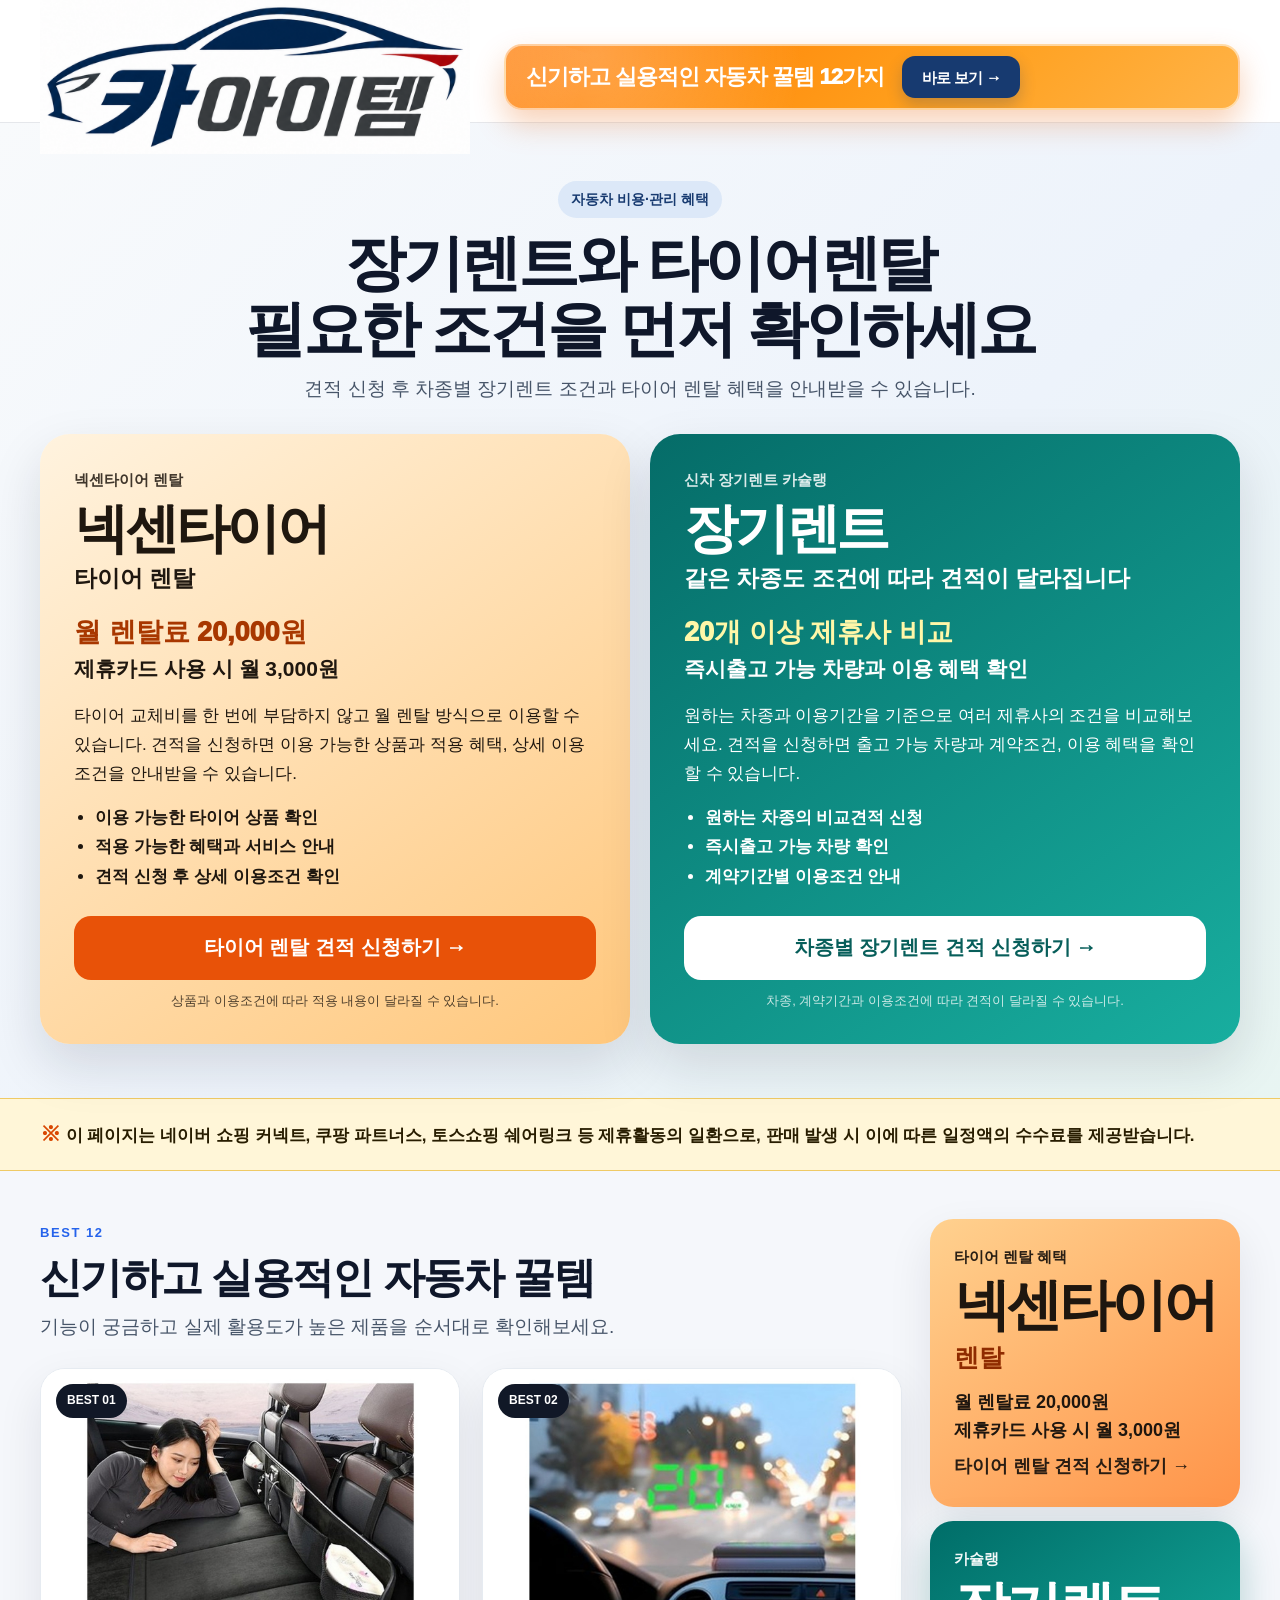
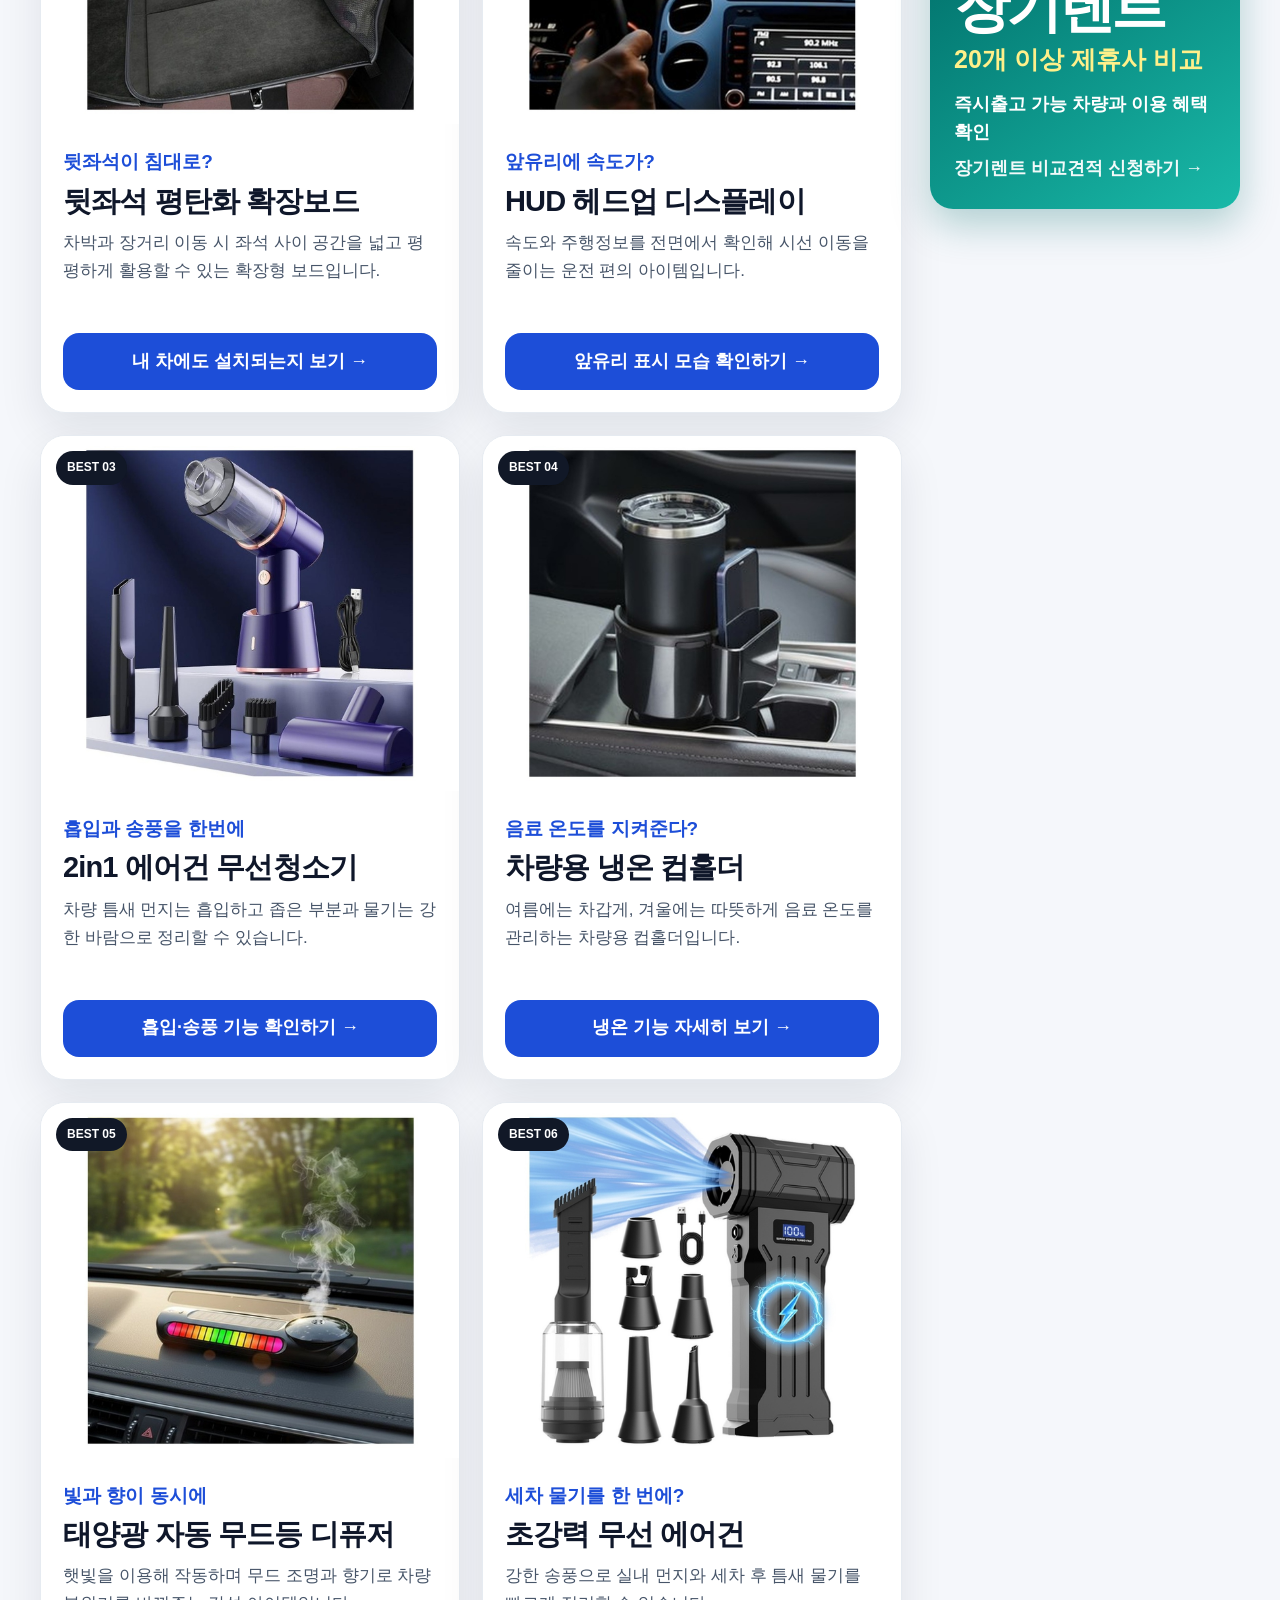
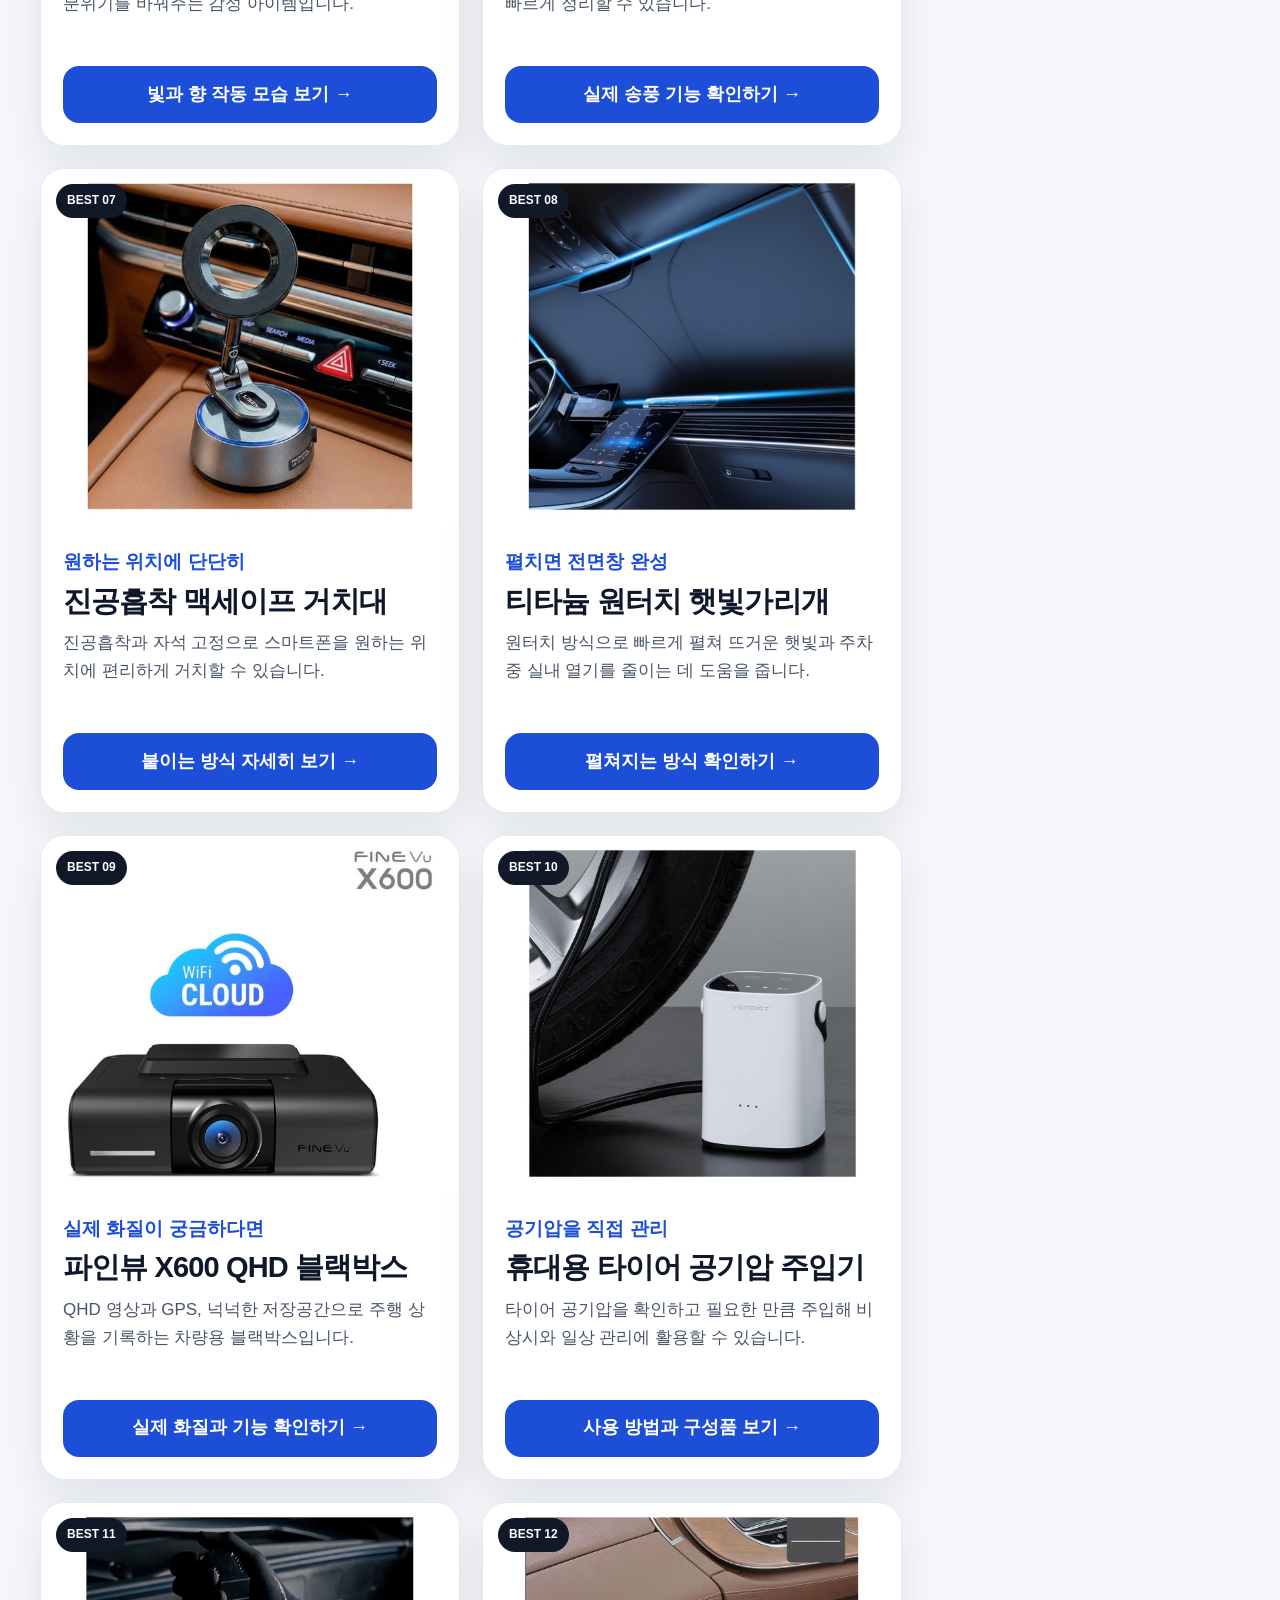
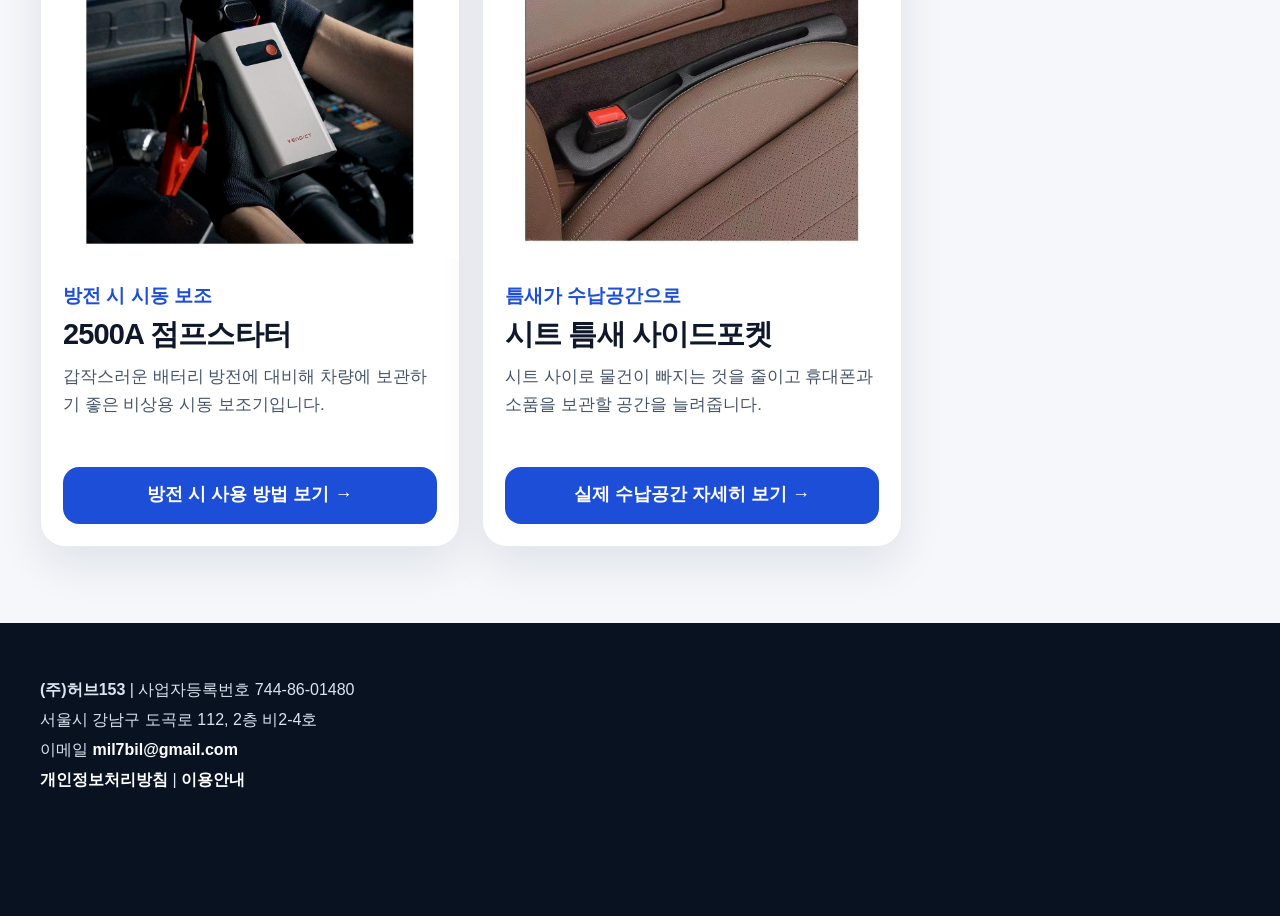
<file: index.html>
<!doctype html><html lang="ko"><head>
<meta charset="utf-8"><meta name="viewport" content="width=device-width,initial-scale=1,viewport-fit=cover">
<title>카아이템 | 장기렌트·타이어렌탈 견적 안내</title>
<meta name="description" content="장기렌트 비교견적과 넥센타이어 렌탈 혜택을 확인하고 자동차 꿀템 12가지도 함께 살펴보세요.">
<link rel="canonical" href="https://caritem.life/ncp/"><link rel="stylesheet" href="styles.css">
</head><body>
<header class="site-header"><div class="container header-inner">
<a href="#top" class="logo-link"><img src="assets/logo/caritem-logo.png" alt="카아이템" class="logo-image"></a>
<a href="#best12" class="header-goods-link" aria-label="자동차 꿀템 12가지 바로 보기">
  <span class="header-goods-text">신기하고 실용적인 자동차 꿀템 12가지</span>
  <span class="header-goods-cta">바로 보기 →</span>
</a>
</div></header>
<main id="top">
<section class="cpa-hero">
<div class="container">
<div class="cpa-intro">
<span>자동차 비용·관리 혜택</span>
<h1>장기렌트와 타이어렌탈<br>필요한 조건을 먼저 확인하세요</h1>
<p>견적 신청 후 차종별 장기렌트 조건과 타이어 렌탈 혜택을 안내받을 수 있습니다.</p>
</div>

<div class="cpa-split">
<a href="https://xudllbmn.adpt.kr" target="_blank" rel="sponsored noopener noreferrer" class="cpa-main-card tire-main">
  <div class="cpa-card-top">넥센타이어 렌탈</div>
  <h2>넥센타이어</h2>
  <div class="cpa-subtitle">타이어 렌탈</div>
  <div class="cpa-price">월 렌탈료 20,000원</div>
  <div class="cpa-benefit">제휴카드 사용 시 월 3,000원</div>
  <p>타이어 교체비를 한 번에 부담하지 않고 월 렌탈 방식으로 이용할 수 있습니다. 견적을 신청하면 이용 가능한 상품과 적용 혜택, 상세 이용조건을 안내받을 수 있습니다.</p>
  <ul>
    <li>이용 가능한 타이어 상품 확인</li>
    <li>적용 가능한 혜택과 서비스 안내</li>
    <li>견적 신청 후 상세 이용조건 확인</li>
  </ul>
  <span class="cpa-main-btn">타이어 렌탈 견적 신청하기 →</span>
  <small>상품과 이용조건에 따라 적용 내용이 달라질 수 있습니다.</small>
</a>

<a href="https://www.albarich.com/pt/VUdDuYpzcG" target="_blank" rel="sponsored noopener noreferrer" class="cpa-main-card rent-main">
  <div class="cpa-card-top">신차 장기렌트 카슐랭</div>
  <h2>장기렌트</h2>
  <div class="cpa-subtitle">같은 차종도 조건에 따라 견적이 달라집니다</div>
  <div class="cpa-price">20개 이상 제휴사 비교</div>
  <div class="cpa-benefit">즉시출고 가능 차량과 이용 혜택 확인</div>
  <p>원하는 차종과 이용기간을 기준으로 여러 제휴사의 조건을 비교해보세요. 견적을 신청하면 출고 가능 차량과 계약조건, 이용 혜택을 확인할 수 있습니다.</p>
  <ul>
    <li>원하는 차종의 비교견적 신청</li>
    <li>즉시출고 가능 차량 확인</li>
    <li>계약기간별 이용조건 안내</li>
  </ul>
  <span class="cpa-main-btn">차종별 장기렌트 견적 신청하기 →</span>
  <small>차종, 계약기간과 이용조건에 따라 견적이 달라질 수 있습니다.</small>
</a>
</div>
</div>
</section>

<section class="affiliate-disclosure"><div class="container">
<p><strong>※</strong> 이 페이지는 네이버 쇼핑 커넥트, 쿠팡 파트너스, 토스쇼핑 쉐어링크 등 제휴활동의 일환으로, 판매 발생 시 이에 따른 일정액의 수수료를 제공받습니다.</p>
</div></section>

<div class="container layout">
<section class="main-content" id="best12">
<div class="section-head"><span>BEST 12</span><h2>신기하고 실용적인 자동차 꿀템</h2>
<p>기능이 궁금하고 실제 활용도가 높은 제품을 순서대로 확인해보세요.</p></div>
<div class="product-grid"><article class="product-card">
<a class="product-card-link" href="https://link.coupang.com/a/ftxtycdx7s" target="_blank" rel="sponsored noopener noreferrer">
<div class="product-image-wrap"><img class="product-image" src="assets/products/01.jpg" alt="뒷좌석 평탄화 확장보드"><span class="product-rank">BEST 01</span></div>
<div class="product-content"><div class="product-kicker">뒷좌석이 침대로?</div><h3>뒷좌석 평탄화 확장보드</h3><p>차박과 장거리 이동 시 좌석 사이 공간을 넓고 평평하게 활용할 수 있는 확장형 보드입니다.</p><span class="product-btn">내 차에도 설치되는지 보기 →</span></div>
</a></article><article class="product-card">
<a class="product-card-link" href="https://link.coupang.com/a/ftwaCrsBgG" target="_blank" rel="sponsored noopener noreferrer">
<div class="product-image-wrap"><img class="product-image" src="assets/products/02.jpg" alt="HUD 헤드업 디스플레이"><span class="product-rank">BEST 02</span></div>
<div class="product-content"><div class="product-kicker">앞유리에 속도가?</div><h3>HUD 헤드업 디스플레이</h3><p>속도와 주행정보를 전면에서 확인해 시선 이동을 줄이는 운전 편의 아이템입니다.</p><span class="product-btn">앞유리 표시 모습 확인하기 →</span></div>
</a></article><article class="product-card">
<a class="product-card-link" href="https://toss.im/_m/LAUoh4br" target="_blank" rel="sponsored noopener noreferrer">
<div class="product-image-wrap"><img class="product-image" src="assets/products/03.jpg" alt="2in1 에어건 무선청소기"><span class="product-rank">BEST 03</span></div>
<div class="product-content"><div class="product-kicker">흡입과 송풍을 한번에</div><h3>2in1 에어건 무선청소기</h3><p>차량 틈새 먼지는 흡입하고 좁은 부분과 물기는 강한 바람으로 정리할 수 있습니다.</p><span class="product-btn">흡입·송풍 기능 확인하기 →</span></div>
</a></article><article class="product-card">
<a class="product-card-link" href="https://link.coupang.com/a/ftwKHoUbcW" target="_blank" rel="sponsored noopener noreferrer">
<div class="product-image-wrap"><img class="product-image" src="assets/products/04.jpg" alt="차량용 냉온 컵홀더"><span class="product-rank">BEST 04</span></div>
<div class="product-content"><div class="product-kicker">음료 온도를 지켜준다?</div><h3>차량용 냉온 컵홀더</h3><p>여름에는 차갑게, 겨울에는 따뜻하게 음료 온도를 관리하는 차량용 컵홀더입니다.</p><span class="product-btn">냉온 기능 자세히 보기 →</span></div>
</a></article><article class="product-card">
<a class="product-card-link" href="https://link.coupang.com/a/ftyCf5DHEW" target="_blank" rel="sponsored noopener noreferrer">
<div class="product-image-wrap"><img class="product-image" src="assets/products/05.jpg" alt="태양광 자동 무드등 디퓨저"><span class="product-rank">BEST 05</span></div>
<div class="product-content"><div class="product-kicker">빛과 향이 동시에</div><h3>태양광 자동 무드등 디퓨저</h3><p>햇빛을 이용해 작동하며 무드 조명과 향기로 차량 분위기를 바꿔주는 감성 아이템입니다.</p><span class="product-btn">빛과 향 작동 모습 보기 →</span></div>
</a></article><article class="product-card">
<a class="product-card-link" href="https://link.coupang.com/a/ftyeFqaHMO" target="_blank" rel="sponsored noopener noreferrer">
<div class="product-image-wrap"><img class="product-image" src="assets/products/06.jpg" alt="초강력 무선 에어건"><span class="product-rank">BEST 06</span></div>
<div class="product-content"><div class="product-kicker">세차 물기를 한 번에?</div><h3>초강력 무선 에어건</h3><p>강한 송풍으로 실내 먼지와 세차 후 틈새 물기를 빠르게 정리할 수 있습니다.</p><span class="product-btn">실제 송풍 기능 확인하기 →</span></div>
</a></article><article class="product-card">
<a class="product-card-link" href="https://link.coupang.com/a/ftwsIaDIvk" target="_blank" rel="sponsored noopener noreferrer">
<div class="product-image-wrap"><img class="product-image" src="assets/products/07.jpg" alt="진공흡착 맥세이프 거치대"><span class="product-rank">BEST 07</span></div>
<div class="product-content"><div class="product-kicker">원하는 위치에 단단히</div><h3>진공흡착 맥세이프 거치대</h3><p>진공흡착과 자석 고정으로 스마트폰을 원하는 위치에 편리하게 거치할 수 있습니다.</p><span class="product-btn">붙이는 방식 자세히 보기 →</span></div>
</a></article><article class="product-card">
<a class="product-card-link" href="https://toss.im/_m/ZxKIRBmD" target="_blank" rel="sponsored noopener noreferrer">
<div class="product-image-wrap"><img class="product-image" src="assets/products/08.jpg" alt="티타늄 원터치 햇빛가리개"><span class="product-rank">BEST 08</span></div>
<div class="product-content"><div class="product-kicker">펼치면 전면창 완성</div><h3>티타늄 원터치 햇빛가리개</h3><p>원터치 방식으로 빠르게 펼쳐 뜨거운 햇빛과 주차 중 실내 열기를 줄이는 데 도움을 줍니다.</p><span class="product-btn">펼쳐지는 방식 확인하기 →</span></div>
</a></article><article class="product-card">
<a class="product-card-link" href="https://naver.me/52axVWJy" target="_blank" rel="sponsored noopener noreferrer">
<div class="product-image-wrap"><img class="product-image" src="assets/products/09.jpg" alt="파인뷰 X600 QHD 블랙박스"><span class="product-rank">BEST 09</span></div>
<div class="product-content"><div class="product-kicker">실제 화질이 궁금하다면</div><h3>파인뷰 X600 QHD 블랙박스</h3><p>QHD 영상과 GPS, 넉넉한 저장공간으로 주행 상황을 기록하는 차량용 블랙박스입니다.</p><span class="product-btn">실제 화질과 기능 확인하기 →</span></div>
</a></article><article class="product-card">
<a class="product-card-link" href="https://naver.me/xM5uD6eC" target="_blank" rel="sponsored noopener noreferrer">
<div class="product-image-wrap"><img class="product-image" src="assets/products/10.jpg" alt="휴대용 타이어 공기압 주입기"><span class="product-rank">BEST 10</span></div>
<div class="product-content"><div class="product-kicker">공기압을 직접 관리</div><h3>휴대용 타이어 공기압 주입기</h3><p>타이어 공기압을 확인하고 필요한 만큼 주입해 비상시와 일상 관리에 활용할 수 있습니다.</p><span class="product-btn">사용 방법과 구성품 보기 →</span></div>
</a></article><article class="product-card">
<a class="product-card-link" href="https://naver.me/FRoBvmih" target="_blank" rel="sponsored noopener noreferrer">
<div class="product-image-wrap"><img class="product-image" src="assets/products/11.jpg" alt="2500A 점프스타터"><span class="product-rank">BEST 11</span></div>
<div class="product-content"><div class="product-kicker">방전 시 시동 보조</div><h3>2500A 점프스타터</h3><p>갑작스러운 배터리 방전에 대비해 차량에 보관하기 좋은 비상용 시동 보조기입니다.</p><span class="product-btn">방전 시 사용 방법 보기 →</span></div>
</a></article><article class="product-card">
<a class="product-card-link" href="https://toss.im/_m/Jqt0DOQj" target="_blank" rel="sponsored noopener noreferrer">
<div class="product-image-wrap"><img class="product-image" src="assets/products/12.jpg" alt="시트 틈새 사이드포켓"><span class="product-rank">BEST 12</span></div>
<div class="product-content"><div class="product-kicker">틈새가 수납공간으로</div><h3>시트 틈새 사이드포켓</h3><p>시트 사이로 물건이 빠지는 것을 줄이고 휴대폰과 소품을 보관할 공간을 늘려줍니다.</p><span class="product-btn">실제 수납공간 자세히 보기 →</span></div>
</a></article></div>

</section>

<aside class="sticky-rail">
<a href="https://xudllbmn.adpt.kr" target="_blank" rel="sponsored noopener noreferrer" class="rail-card tire">
<span>타이어 렌탈 혜택</span><strong>넥센타이어</strong><em>렌탈</em><b>월 렌탈료 20,000원<br>제휴카드 사용 시 월 3,000원<br><span class="rail-cta">타이어 렌탈 견적 신청하기 →</span></b></a>
<a href="https://www.albarich.com/pt/VUdDuYpzcG" target="_blank" rel="sponsored noopener noreferrer" class="rail-card rent">
<span>카슐랭</span><strong>장기렌트</strong><em>20개 이상 제휴사 비교</em><b>즉시출고 가능 차량과 이용 혜택 확인<br><span class="rail-cta">장기렌트 비교견적 신청하기 →</span></b></a>
</aside></div>
</main>

<footer class="site-footer" id="footer">
<div class="container simple-footer">
<p><strong>(주)허브153</strong> | 사업자등록번호 744-86-01480</p>
<p>서울시 강남구 도곡로 112, 2층 비2-4호</p>
<p>이메일 <a href="mailto:mil7bil@gmail.com">mil7bil@gmail.com</a></p>
<p><a href="privacy/">개인정보처리방침</a> | <a href="terms/">이용안내</a></p>
</div></footer>

<div class="mobile-bar">
<a href="https://xudllbmn.adpt.kr" target="_blank" rel="sponsored noopener noreferrer" class="mobile-tire"><span>넥센타이어</span><strong>렌탈</strong><em>월 20,000원 / 카드 사용 시 월 3,000원</em></a>
<a href="https://www.albarich.com/pt/VUdDuYpzcG" target="_blank" rel="sponsored noopener noreferrer" class="mobile-rent"><span>카슐랭</span><strong>장기렌트</strong><em>비교견적 신청</em></a>
</div>
</body></html>
</file>
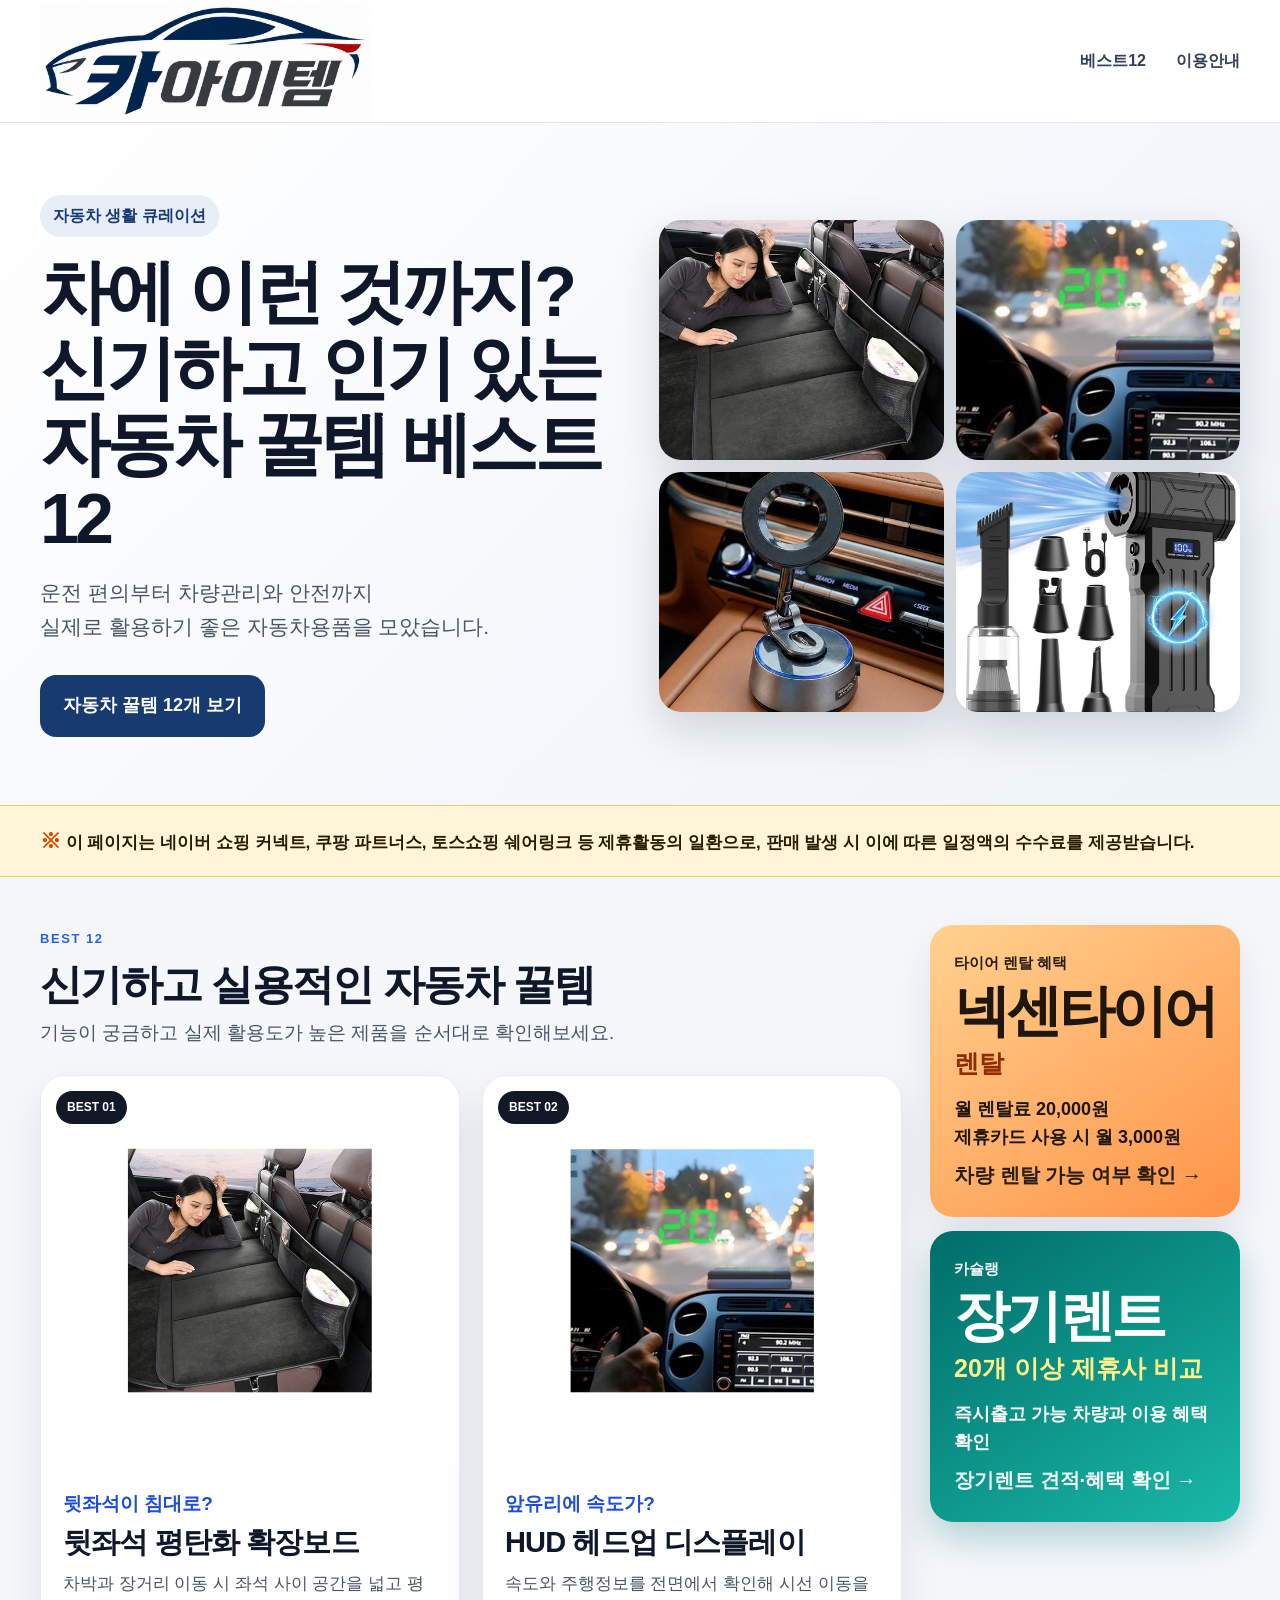
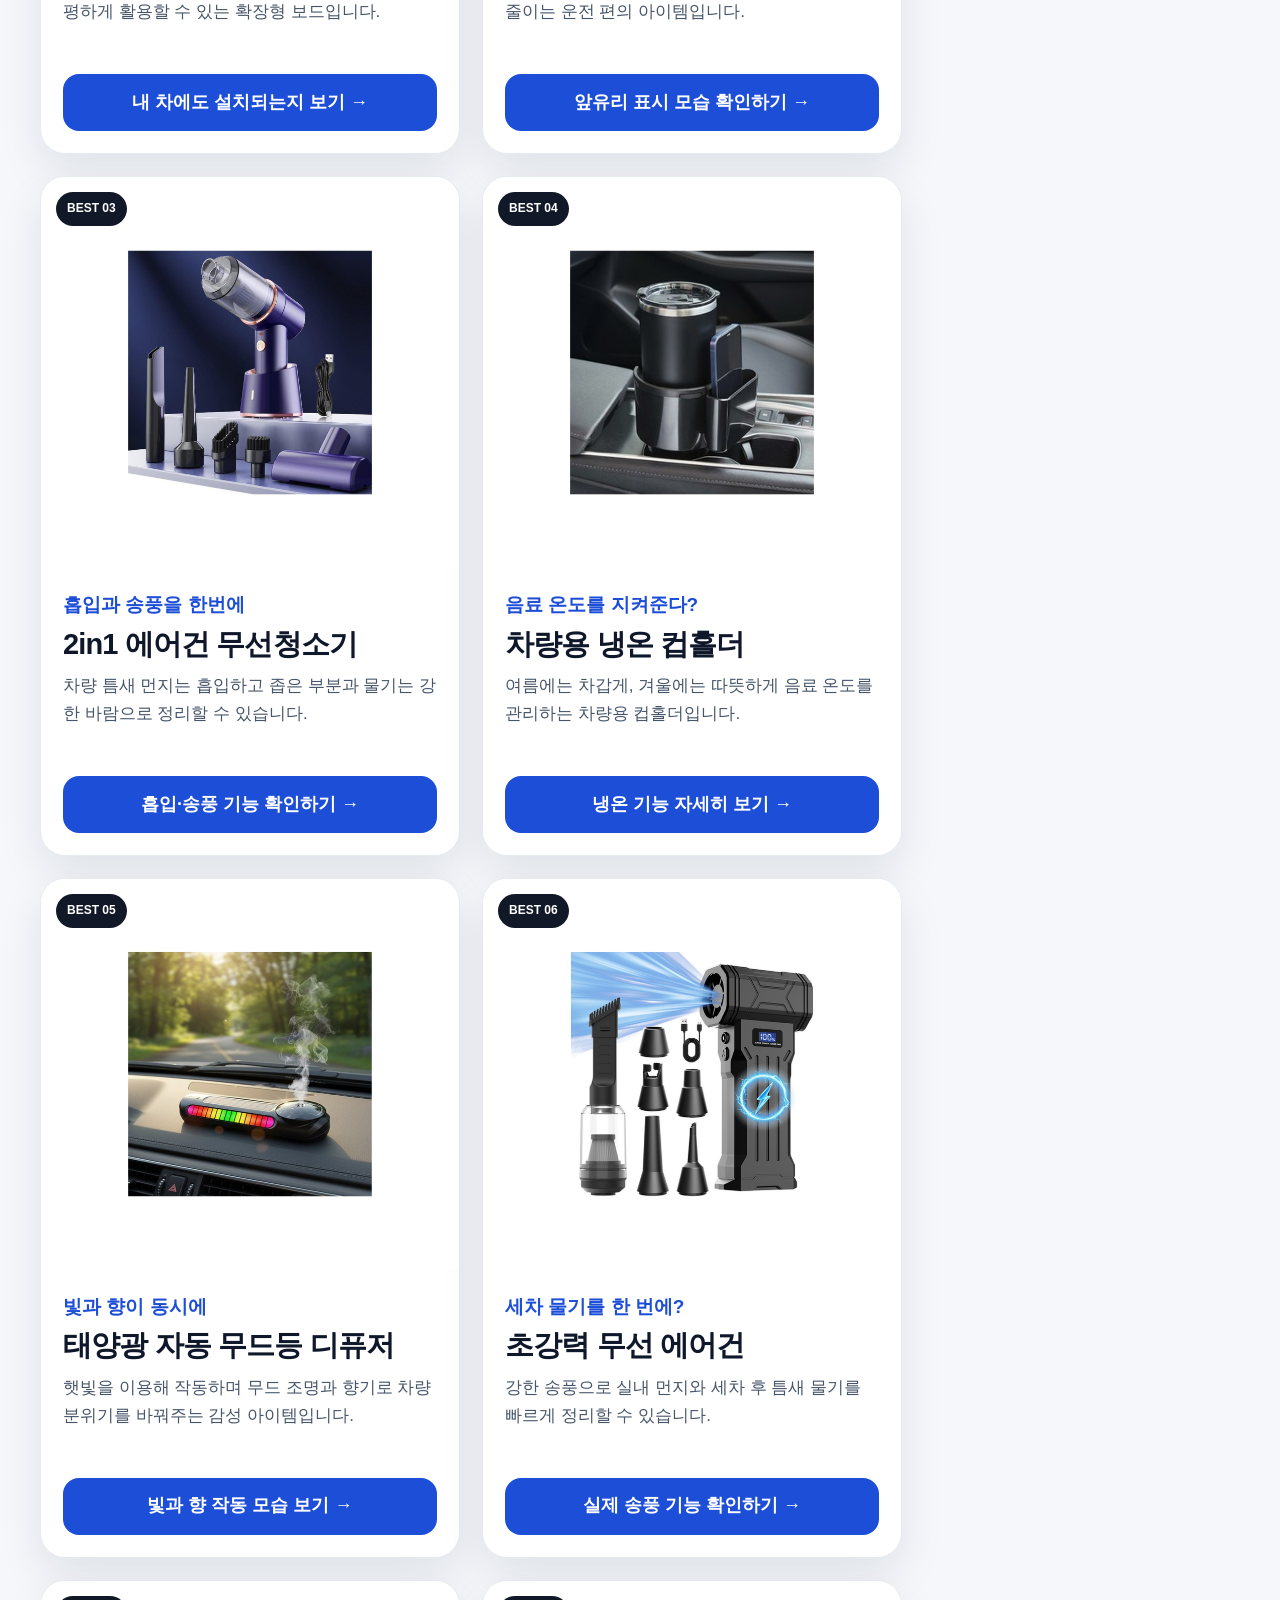
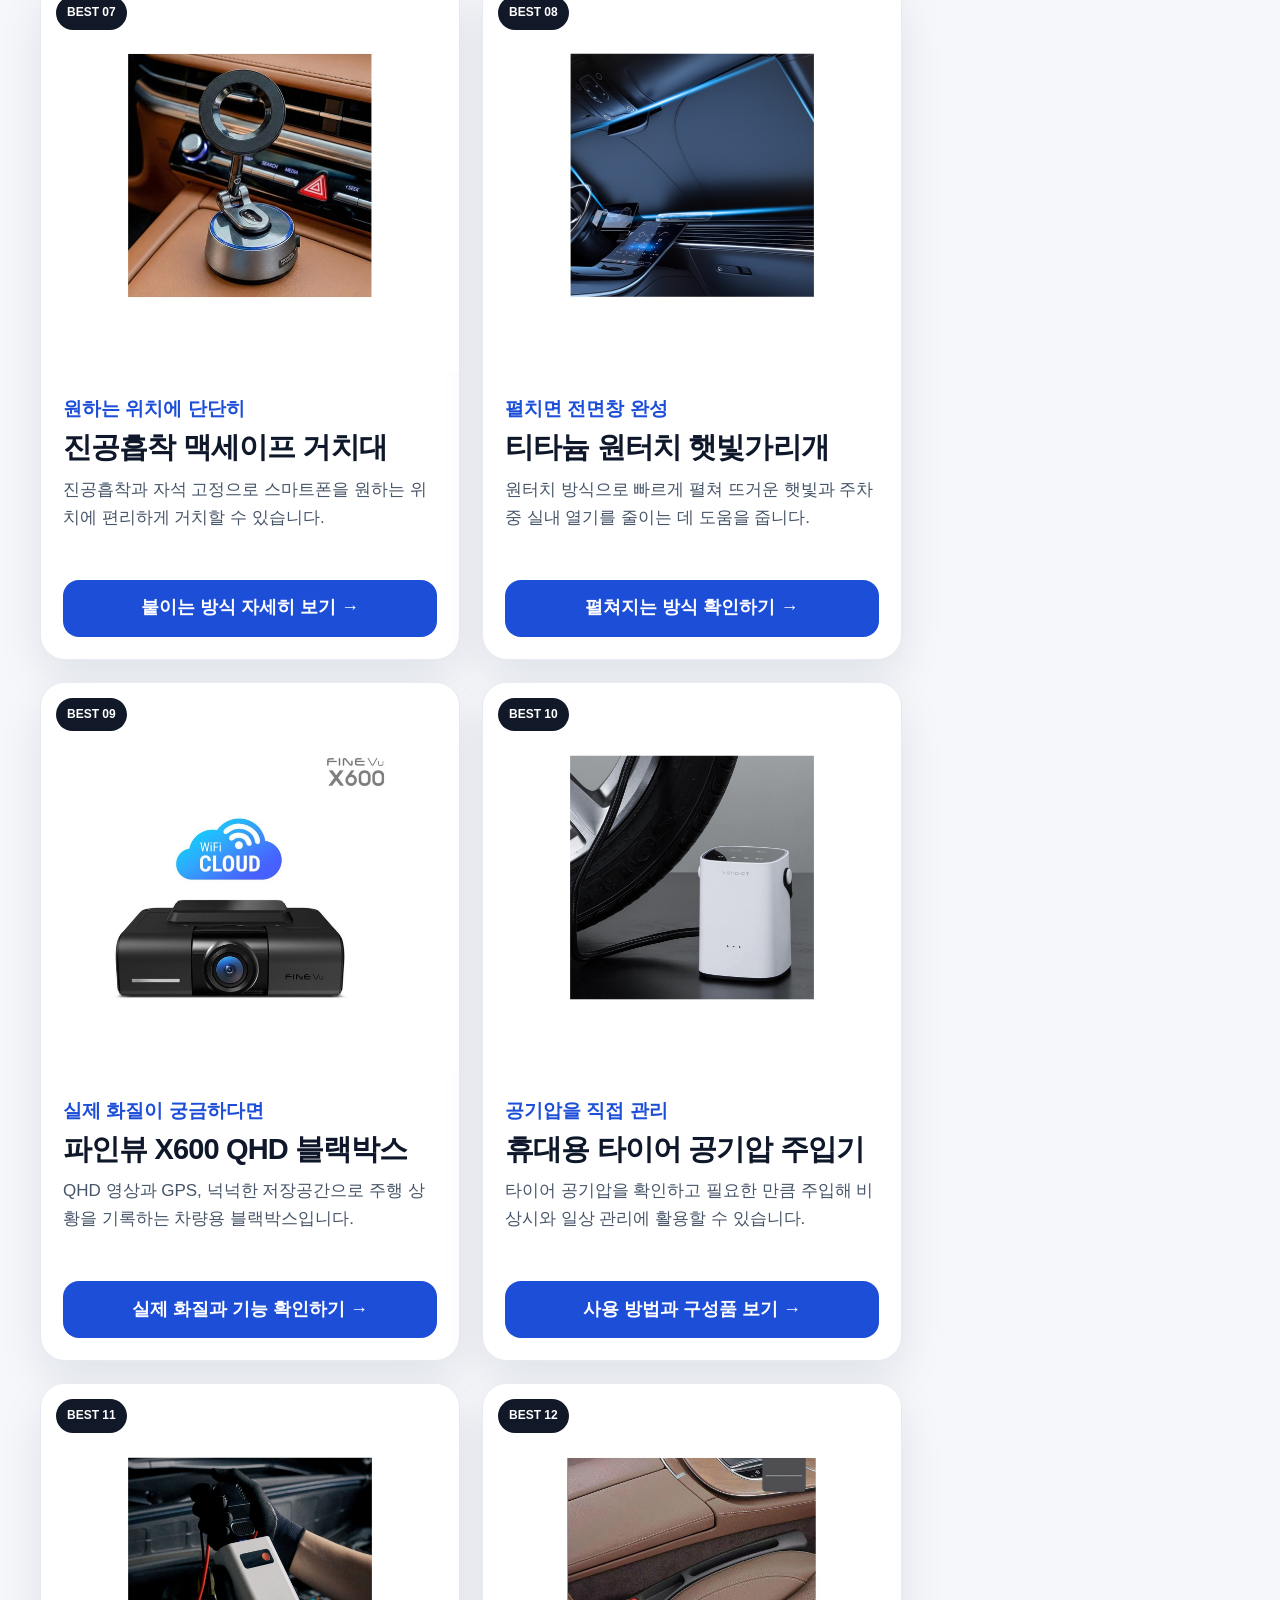
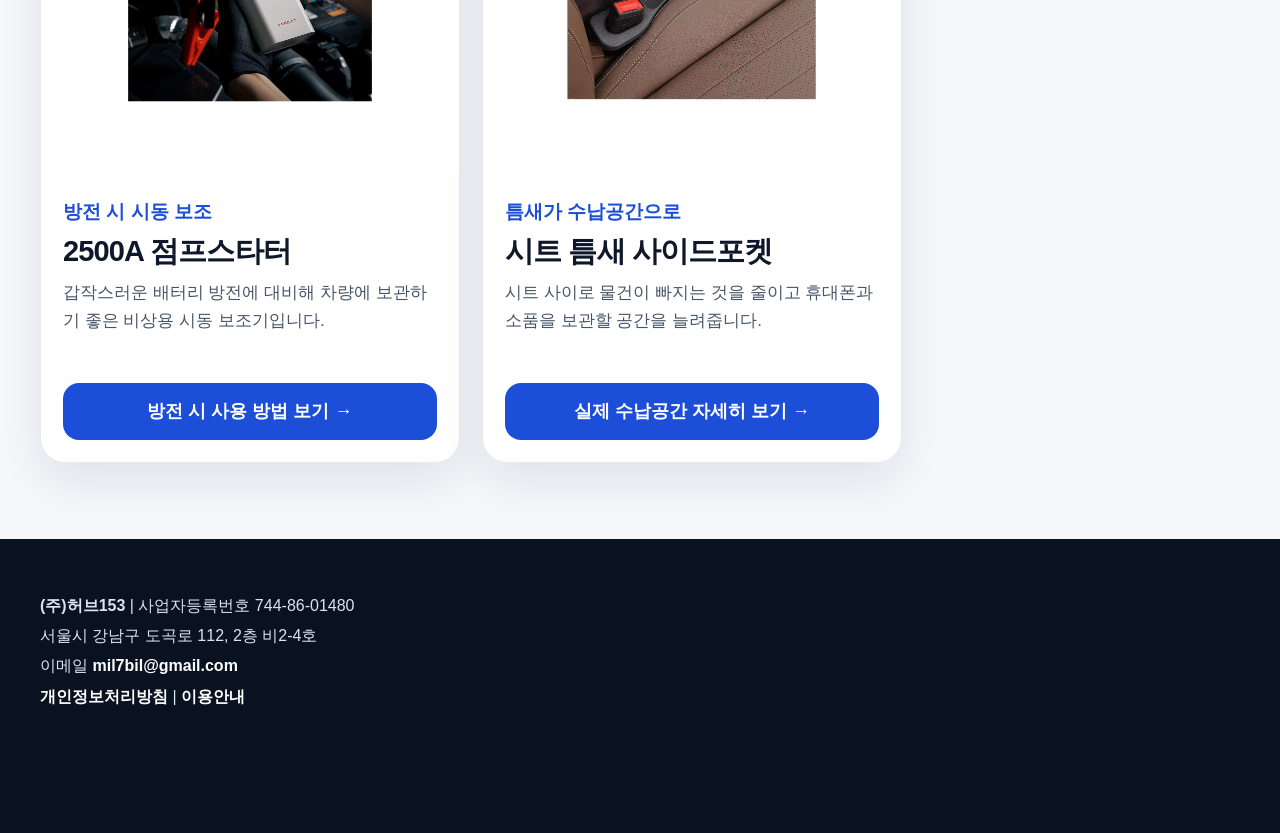
<file: dcar/index.html>
<!doctype html><html lang="ko"><head>
<meta charset="utf-8"><meta name="viewport" content="width=device-width,initial-scale=1,viewport-fit=cover">
<title>카아이템 | 자동차 꿀템 베스트 12</title>
<meta name="description" content="차에 이런 것까지? 신기하고 인기 있는 자동차 꿀템 베스트 12">
<link rel="canonical" href="https://caritem.life/dcar/"><link rel="stylesheet" href="styles.css">
</head><body>
<header class="site-header"><div class="container header-inner">
<a href="#top" class="logo-link"><img src="assets/logo/caritem-logo.png" alt="카아이템" class="logo-image"></a>
<nav class="nav"><a href="#best12">베스트12</a><a href="#footer">이용안내</a></nav>
</div></header>
<main id="top">
<section class="hero">
<div class="container hero-inner">
<div class="hero-copy">
<div class="hero-tag">자동차 생활 큐레이션</div>
<h1>차에 이런 것까지?<br><span>신기하고 인기 있는<br>자동차 꿀템 베스트 12</span></h1>
<p>운전 편의부터 차량관리와 안전까지<br>실제로 활용하기 좋은 자동차용품을 모았습니다.</p>
<a href="#best12" class="hero-btn">자동차 꿀템 12개 보기</a>
</div>
<div class="hero-photo-collage">
<a href="https://link.coupang.com/a/ftxtycdx7s" target="_blank" rel="sponsored noopener noreferrer"><img src="assets/hero/01.jpg" alt="뒷좌석 평탄화 확장보드"></a>
<a href="https://link.coupang.com/a/ftwaCrsBgG" target="_blank" rel="sponsored noopener noreferrer"><img src="assets/hero/02.jpg" alt="HUD 헤드업 디스플레이"></a>
<a href="https://link.coupang.com/a/ftwsIaDIvk" target="_blank" rel="sponsored noopener noreferrer"><img src="assets/hero/03.jpg" alt="진공흡착 맥세이프 거치대"></a>
<a href="https://link.coupang.com/a/ftyeFqaHMO" target="_blank" rel="sponsored noopener noreferrer"><img src="assets/hero/04.jpg" alt="초강력 무선 에어건"></a>
</div>
</div></section>

<section class="affiliate-disclosure"><div class="container">
<p><strong>※</strong> 이 페이지는 네이버 쇼핑 커넥트, 쿠팡 파트너스, 토스쇼핑 쉐어링크 등 제휴활동의 일환으로, 판매 발생 시 이에 따른 일정액의 수수료를 제공받습니다.</p>
</div></section>

<div class="container layout">
<section class="main-content" id="best12">
<div class="section-head"><span>BEST 12</span><h2>신기하고 실용적인 자동차 꿀템</h2>
<p>기능이 궁금하고 실제 활용도가 높은 제품을 순서대로 확인해보세요.</p></div>
<div class="product-grid"><article class="product-card">
<a class="product-card-link" href="https://link.coupang.com/a/ftxtycdx7s" target="_blank" rel="sponsored noopener noreferrer">
<div class="product-image-wrap"><img class="product-image" src="assets/products/01.jpg" alt="뒷좌석 평탄화 확장보드"><span class="product-rank">BEST 01</span></div>
<div class="product-content"><div class="product-kicker">뒷좌석이 침대로?</div><h3>뒷좌석 평탄화 확장보드</h3><p>차박과 장거리 이동 시 좌석 사이 공간을 넓고 평평하게 활용할 수 있는 확장형 보드입니다.</p><span class="product-btn">내 차에도 설치되는지 보기 →</span></div>
</a></article><article class="product-card">
<a class="product-card-link" href="https://link.coupang.com/a/ftwaCrsBgG" target="_blank" rel="sponsored noopener noreferrer">
<div class="product-image-wrap"><img class="product-image" src="assets/products/02.jpg" alt="HUD 헤드업 디스플레이"><span class="product-rank">BEST 02</span></div>
<div class="product-content"><div class="product-kicker">앞유리에 속도가?</div><h3>HUD 헤드업 디스플레이</h3><p>속도와 주행정보를 전면에서 확인해 시선 이동을 줄이는 운전 편의 아이템입니다.</p><span class="product-btn">앞유리 표시 모습 확인하기 →</span></div>
</a></article><article class="product-card">
<a class="product-card-link" href="https://toss.im/_m/LAUoh4br" target="_blank" rel="sponsored noopener noreferrer">
<div class="product-image-wrap"><img class="product-image" src="assets/products/03.jpg" alt="2in1 에어건 무선청소기"><span class="product-rank">BEST 03</span></div>
<div class="product-content"><div class="product-kicker">흡입과 송풍을 한번에</div><h3>2in1 에어건 무선청소기</h3><p>차량 틈새 먼지는 흡입하고 좁은 부분과 물기는 강한 바람으로 정리할 수 있습니다.</p><span class="product-btn">흡입·송풍 기능 확인하기 →</span></div>
</a></article><article class="product-card">
<a class="product-card-link" href="https://link.coupang.com/a/ftwKHoUbcW" target="_blank" rel="sponsored noopener noreferrer">
<div class="product-image-wrap"><img class="product-image" src="assets/products/04.jpg" alt="차량용 냉온 컵홀더"><span class="product-rank">BEST 04</span></div>
<div class="product-content"><div class="product-kicker">음료 온도를 지켜준다?</div><h3>차량용 냉온 컵홀더</h3><p>여름에는 차갑게, 겨울에는 따뜻하게 음료 온도를 관리하는 차량용 컵홀더입니다.</p><span class="product-btn">냉온 기능 자세히 보기 →</span></div>
</a></article><article class="product-card">
<a class="product-card-link" href="https://link.coupang.com/a/ftyCf5DHEW" target="_blank" rel="sponsored noopener noreferrer">
<div class="product-image-wrap"><img class="product-image" src="assets/products/05.jpg" alt="태양광 자동 무드등 디퓨저"><span class="product-rank">BEST 05</span></div>
<div class="product-content"><div class="product-kicker">빛과 향이 동시에</div><h3>태양광 자동 무드등 디퓨저</h3><p>햇빛을 이용해 작동하며 무드 조명과 향기로 차량 분위기를 바꿔주는 감성 아이템입니다.</p><span class="product-btn">빛과 향 작동 모습 보기 →</span></div>
</a></article><article class="product-card">
<a class="product-card-link" href="https://link.coupang.com/a/ftyeFqaHMO" target="_blank" rel="sponsored noopener noreferrer">
<div class="product-image-wrap"><img class="product-image" src="assets/products/06.jpg" alt="초강력 무선 에어건"><span class="product-rank">BEST 06</span></div>
<div class="product-content"><div class="product-kicker">세차 물기를 한 번에?</div><h3>초강력 무선 에어건</h3><p>강한 송풍으로 실내 먼지와 세차 후 틈새 물기를 빠르게 정리할 수 있습니다.</p><span class="product-btn">실제 송풍 기능 확인하기 →</span></div>
</a></article><article class="product-card">
<a class="product-card-link" href="https://link.coupang.com/a/ftwsIaDIvk" target="_blank" rel="sponsored noopener noreferrer">
<div class="product-image-wrap"><img class="product-image" src="assets/products/07.jpg" alt="진공흡착 맥세이프 거치대"><span class="product-rank">BEST 07</span></div>
<div class="product-content"><div class="product-kicker">원하는 위치에 단단히</div><h3>진공흡착 맥세이프 거치대</h3><p>진공흡착과 자석 고정으로 스마트폰을 원하는 위치에 편리하게 거치할 수 있습니다.</p><span class="product-btn">붙이는 방식 자세히 보기 →</span></div>
</a></article><article class="product-card">
<a class="product-card-link" href="https://toss.im/_m/ZxKIRBmD" target="_blank" rel="sponsored noopener noreferrer">
<div class="product-image-wrap"><img class="product-image" src="assets/products/08.jpg" alt="티타늄 원터치 햇빛가리개"><span class="product-rank">BEST 08</span></div>
<div class="product-content"><div class="product-kicker">펼치면 전면창 완성</div><h3>티타늄 원터치 햇빛가리개</h3><p>원터치 방식으로 빠르게 펼쳐 뜨거운 햇빛과 주차 중 실내 열기를 줄이는 데 도움을 줍니다.</p><span class="product-btn">펼쳐지는 방식 확인하기 →</span></div>
</a></article><article class="product-card">
<a class="product-card-link" href="https://naver.me/52axVWJy" target="_blank" rel="sponsored noopener noreferrer">
<div class="product-image-wrap"><img class="product-image" src="assets/products/09.jpg" alt="파인뷰 X600 QHD 블랙박스"><span class="product-rank">BEST 09</span></div>
<div class="product-content"><div class="product-kicker">실제 화질이 궁금하다면</div><h3>파인뷰 X600 QHD 블랙박스</h3><p>QHD 영상과 GPS, 넉넉한 저장공간으로 주행 상황을 기록하는 차량용 블랙박스입니다.</p><span class="product-btn">실제 화질과 기능 확인하기 →</span></div>
</a></article><article class="product-card">
<a class="product-card-link" href="https://naver.me/xM5uD6eC" target="_blank" rel="sponsored noopener noreferrer">
<div class="product-image-wrap"><img class="product-image" src="assets/products/10.jpg" alt="휴대용 타이어 공기압 주입기"><span class="product-rank">BEST 10</span></div>
<div class="product-content"><div class="product-kicker">공기압을 직접 관리</div><h3>휴대용 타이어 공기압 주입기</h3><p>타이어 공기압을 확인하고 필요한 만큼 주입해 비상시와 일상 관리에 활용할 수 있습니다.</p><span class="product-btn">사용 방법과 구성품 보기 →</span></div>
</a></article><article class="product-card">
<a class="product-card-link" href="https://naver.me/FRoBvmih" target="_blank" rel="sponsored noopener noreferrer">
<div class="product-image-wrap"><img class="product-image" src="assets/products/11.jpg" alt="2500A 점프스타터"><span class="product-rank">BEST 11</span></div>
<div class="product-content"><div class="product-kicker">방전 시 시동 보조</div><h3>2500A 점프스타터</h3><p>갑작스러운 배터리 방전에 대비해 차량에 보관하기 좋은 비상용 시동 보조기입니다.</p><span class="product-btn">방전 시 사용 방법 보기 →</span></div>
</a></article><article class="product-card">
<a class="product-card-link" href="https://toss.im/_m/Jqt0DOQj" target="_blank" rel="sponsored noopener noreferrer">
<div class="product-image-wrap"><img class="product-image" src="assets/products/12.jpg" alt="시트 틈새 사이드포켓"><span class="product-rank">BEST 12</span></div>
<div class="product-content"><div class="product-kicker">틈새가 수납공간으로</div><h3>시트 틈새 사이드포켓</h3><p>시트 사이로 물건이 빠지는 것을 줄이고 휴대폰과 소품을 보관할 공간을 늘려줍니다.</p><span class="product-btn">실제 수납공간 자세히 보기 →</span></div>
</a></article></div>

</section>

<aside class="sticky-rail">
<a href="https://tedlsywh.adpt.kr" target="_blank" rel="sponsored noopener noreferrer" class="rail-card tire">
<span>타이어 렌탈 혜택</span><strong>넥센타이어</strong><em>렌탈</em><b>월 렌탈료 20,000원<br>제휴카드 사용 시 월 3,000원<br><span class="rail-cta">차량 렌탈 가능 여부 확인 →</span></b></a>
<a href="https://www.albarich.com/pt/KQG61LutKA" target="_blank" rel="sponsored noopener noreferrer" class="rail-card rent">
<span>카슐랭</span><strong>장기렌트</strong><em>20개 이상 제휴사 비교</em><b>즉시출고 가능 차량과 이용 혜택 확인<br><span class="rail-cta">장기렌트 견적·혜택 확인 →</span></b></a>
</aside></div>
</main>

<footer class="site-footer" id="footer">
<div class="container simple-footer">
<p><strong>(주)허브153</strong> | 사업자등록번호 744-86-01480</p>
<p>서울시 강남구 도곡로 112, 2층 비2-4호</p>
<p>이메일 <a href="mailto:mil7bil@gmail.com">mil7bil@gmail.com</a></p>
<p><a href="privacy/">개인정보처리방침</a> | <a href="terms/">이용안내</a></p>
</div></footer>

<div class="mobile-bar">
<a href="https://tedlsywh.adpt.kr" target="_blank" rel="sponsored noopener noreferrer" class="mobile-tire"><span>넥센타이어</span><strong>렌탈</strong><em>월 20,000원 / 카드 사용 시 월 3,000원</em></a>
<a href="https://www.albarich.com/pt/KQG61LutKA" target="_blank" rel="sponsored noopener noreferrer" class="mobile-rent"><span>카슐랭</span><strong>장기렌트</strong><em>견적·혜택 확인</em></a>
</div>
</body></html>
</file>
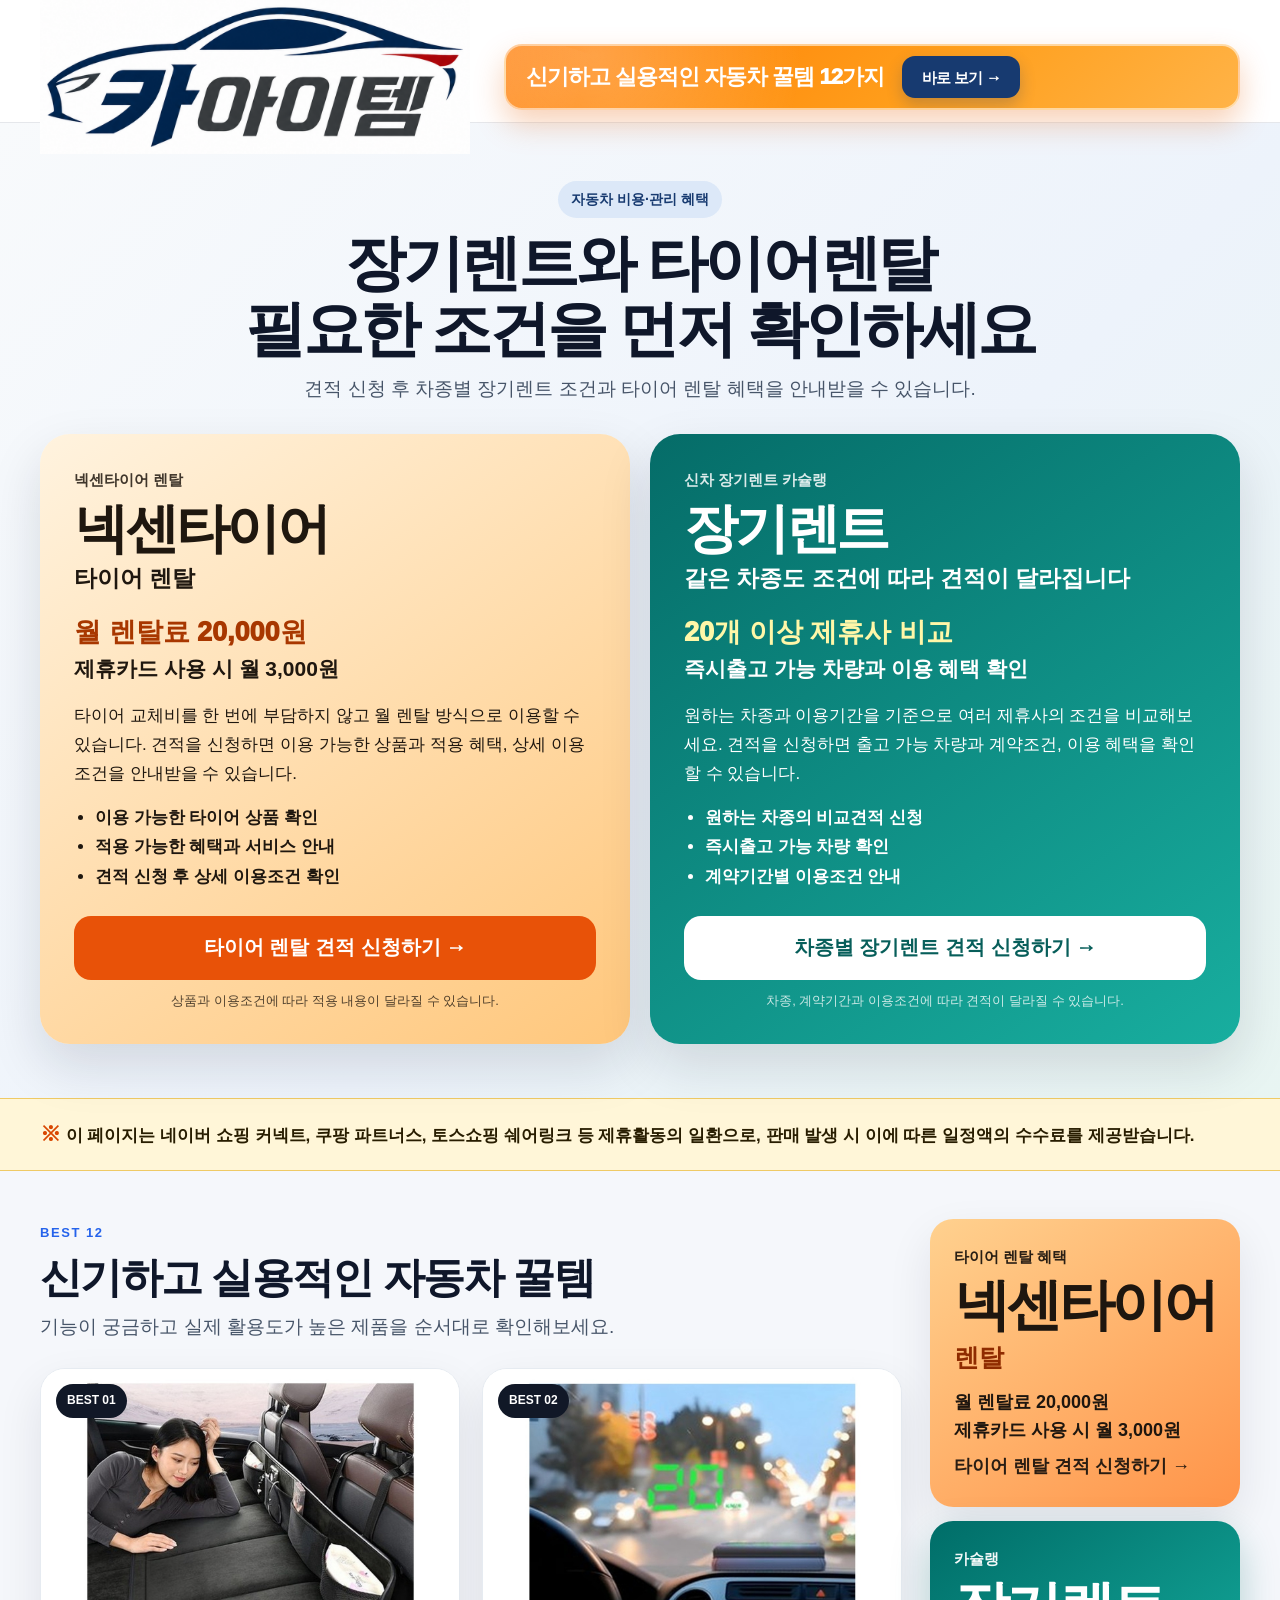
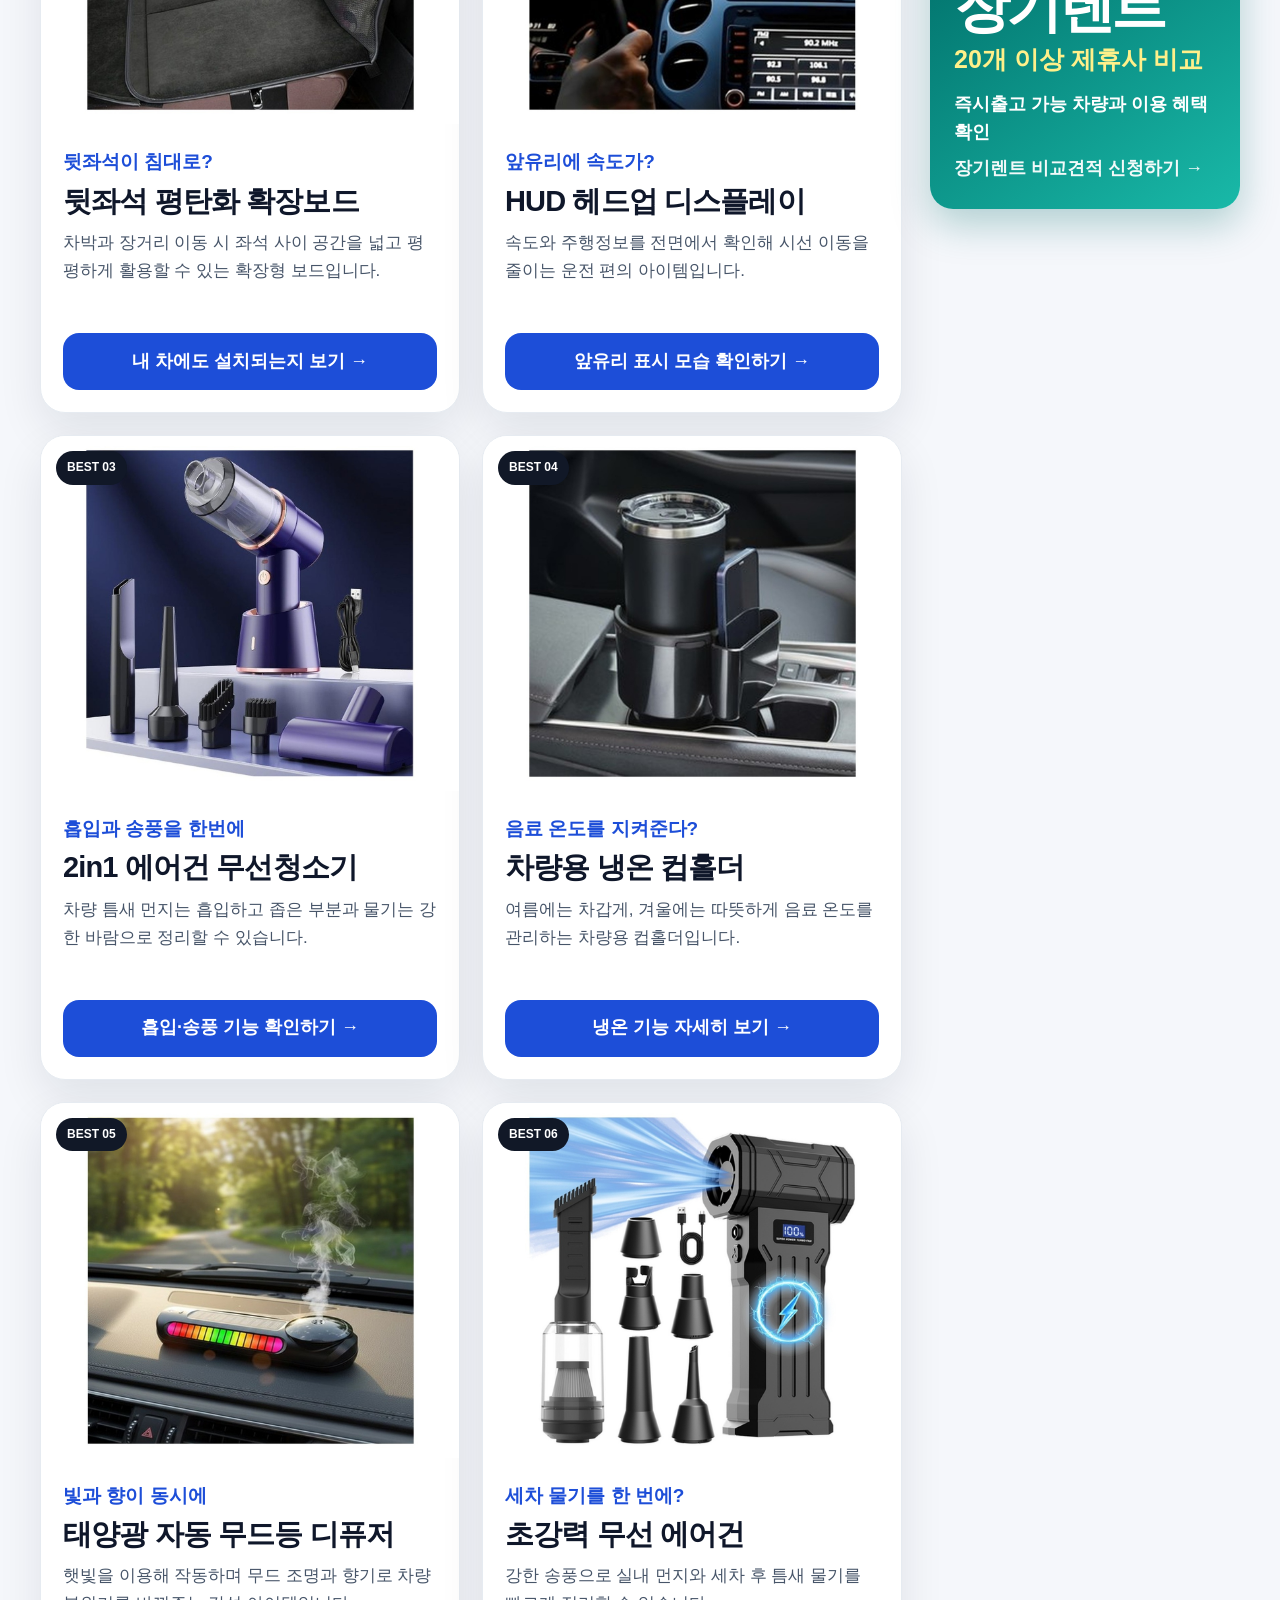
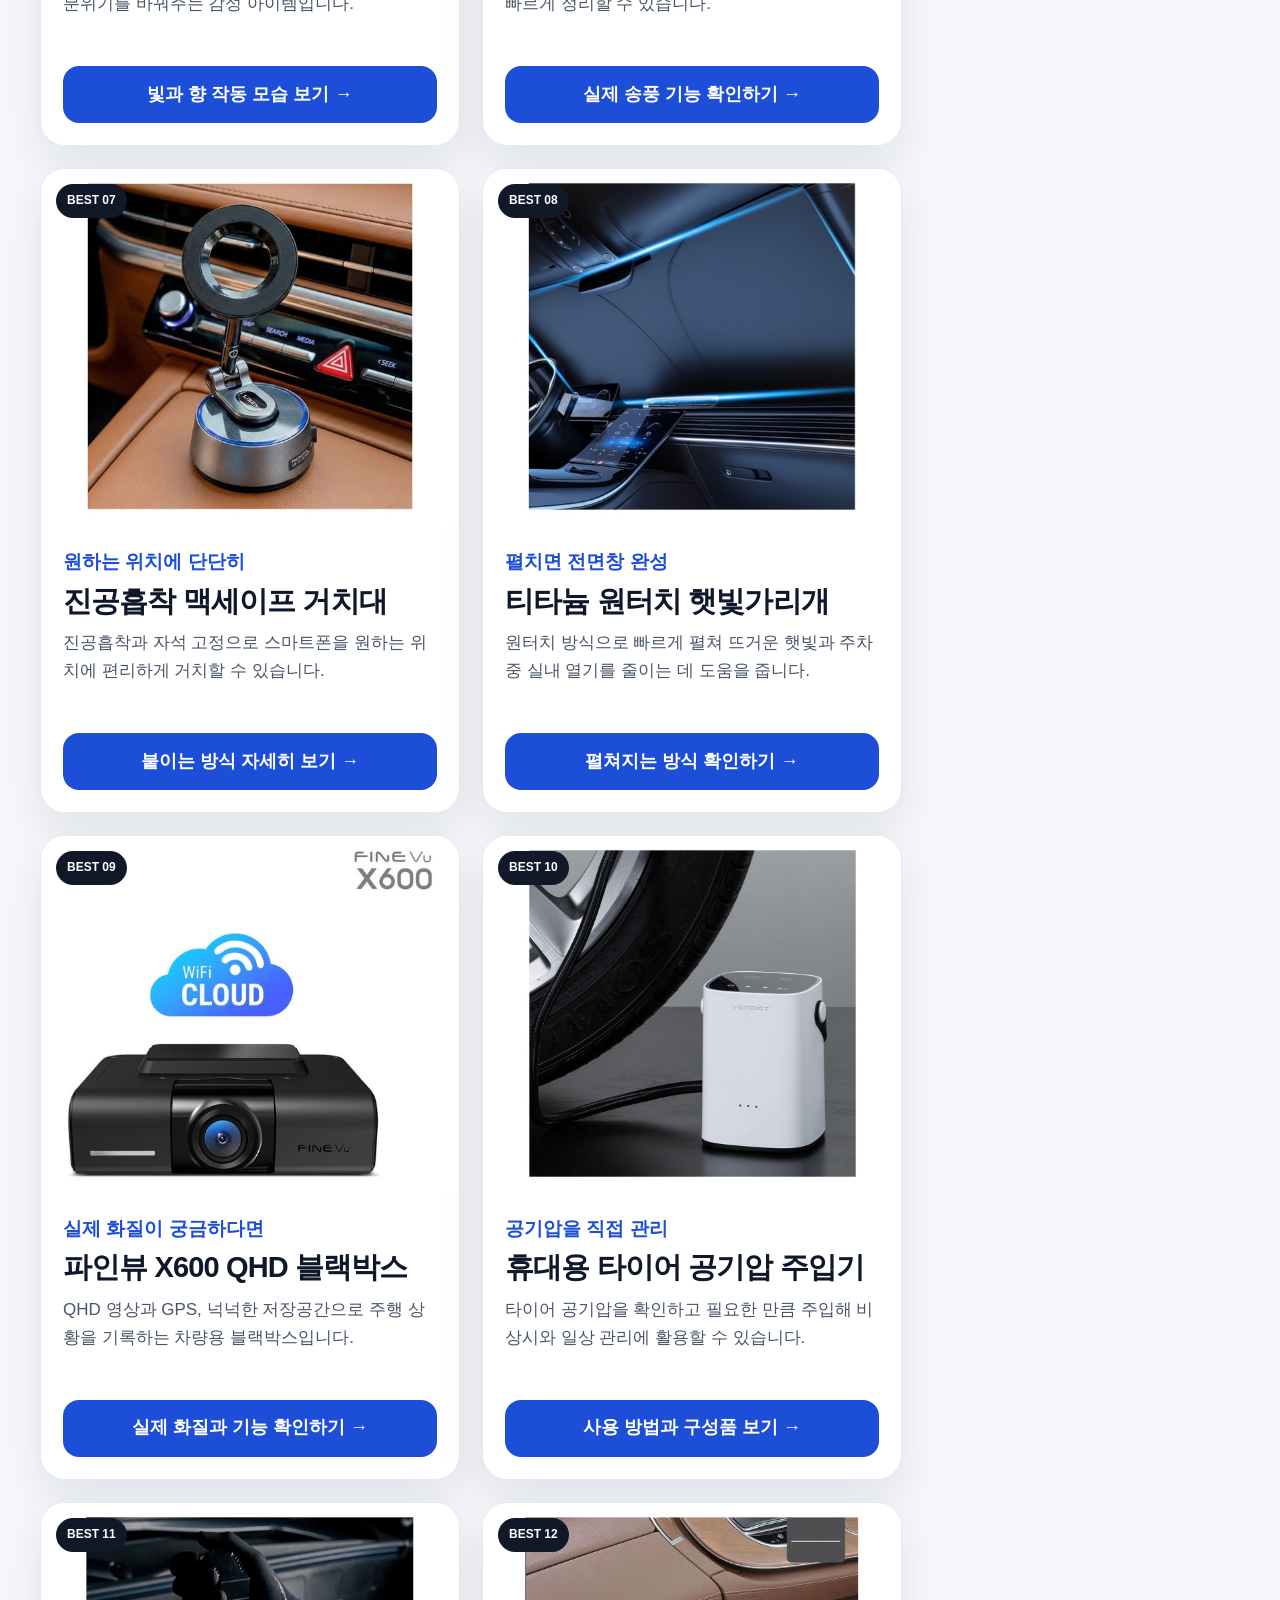
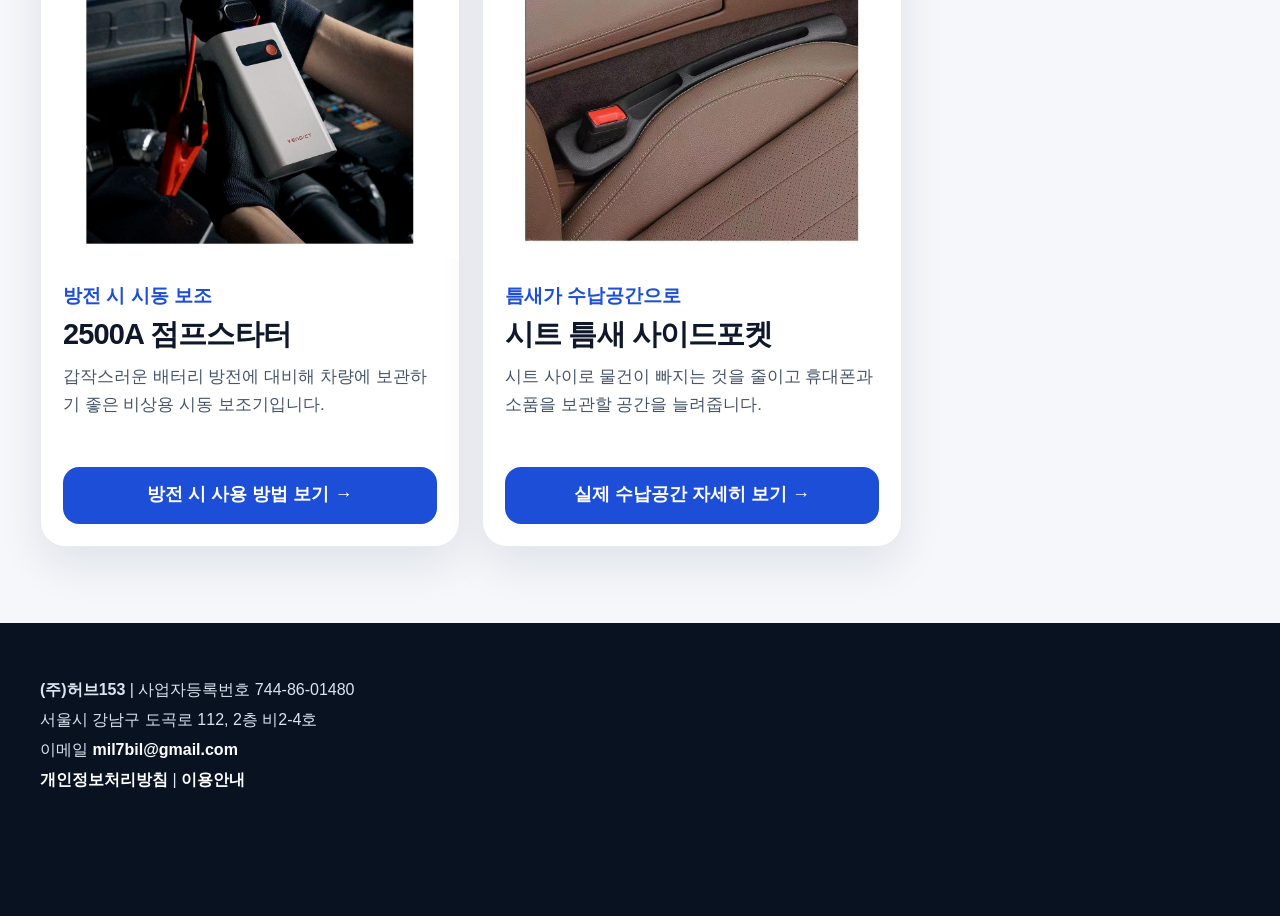
<file: dcp/index.html>
<!doctype html><html lang="ko"><head>
<meta charset="utf-8"><meta name="viewport" content="width=device-width,initial-scale=1,viewport-fit=cover">
<title>카아이템 | 장기렌트·타이어렌탈 견적 안내</title>
<meta name="description" content="장기렌트 비교견적과 넥센타이어 렌탈 혜택을 확인하고 자동차 꿀템 12가지도 함께 살펴보세요.">
<link rel="canonical" href="https://caritem.life/dcp/"><link rel="stylesheet" href="styles.css">
</head><body>
<header class="site-header"><div class="container header-inner">
<a href="#top" class="logo-link"><img src="assets/logo/caritem-logo.png" alt="카아이템" class="logo-image"></a>
<a href="#best12" class="header-goods-link" aria-label="자동차 꿀템 12가지 바로 보기">
  <span class="header-goods-text">신기하고 실용적인 자동차 꿀템 12가지</span>
  <span class="header-goods-cta">바로 보기 →</span>
</a>
</div></header>
<main id="top">
<section class="cpa-hero">
<div class="container">
<div class="cpa-intro">
<span>자동차 비용·관리 혜택</span>
<h1>장기렌트와 타이어렌탈<br>필요한 조건을 먼저 확인하세요</h1>
<p>견적 신청 후 차종별 장기렌트 조건과 타이어 렌탈 혜택을 안내받을 수 있습니다.</p>
</div>

<div class="cpa-split">
<a href="https://rudllbmw.adpt.kr" target="_blank" rel="sponsored noopener noreferrer" class="cpa-main-card tire-main">
  <div class="cpa-card-top">넥센타이어 렌탈</div>
  <h2>넥센타이어</h2>
  <div class="cpa-subtitle">타이어 렌탈</div>
  <div class="cpa-price">월 렌탈료 20,000원</div>
  <div class="cpa-benefit">제휴카드 사용 시 월 3,000원</div>
  <p>타이어 교체비를 한 번에 부담하지 않고 월 렌탈 방식으로 이용할 수 있습니다. 견적을 신청하면 이용 가능한 상품과 적용 혜택, 상세 이용조건을 안내받을 수 있습니다.</p>
  <ul>
    <li>이용 가능한 타이어 상품 확인</li>
    <li>적용 가능한 혜택과 서비스 안내</li>
    <li>견적 신청 후 상세 이용조건 확인</li>
  </ul>
  <span class="cpa-main-btn">타이어 렌탈 견적 신청하기 →</span>
  <small>상품과 이용조건에 따라 적용 내용이 달라질 수 있습니다.</small>
</a>

<a href="https://www.albarich.com/pt/PSx5sOHN3m" target="_blank" rel="sponsored noopener noreferrer" class="cpa-main-card rent-main">
  <div class="cpa-card-top">신차 장기렌트 카슐랭</div>
  <h2>장기렌트</h2>
  <div class="cpa-subtitle">같은 차종도 조건에 따라 견적이 달라집니다</div>
  <div class="cpa-price">20개 이상 제휴사 비교</div>
  <div class="cpa-benefit">즉시출고 가능 차량과 이용 혜택 확인</div>
  <p>원하는 차종과 이용기간을 기준으로 여러 제휴사의 조건을 비교해보세요. 견적을 신청하면 출고 가능 차량과 계약조건, 이용 혜택을 확인할 수 있습니다.</p>
  <ul>
    <li>원하는 차종의 비교견적 신청</li>
    <li>즉시출고 가능 차량 확인</li>
    <li>계약기간별 이용조건 안내</li>
  </ul>
  <span class="cpa-main-btn">차종별 장기렌트 견적 신청하기 →</span>
  <small>차종, 계약기간과 이용조건에 따라 견적이 달라질 수 있습니다.</small>
</a>
</div>
</div>
</section>

<section class="affiliate-disclosure"><div class="container">
<p><strong>※</strong> 이 페이지는 네이버 쇼핑 커넥트, 쿠팡 파트너스, 토스쇼핑 쉐어링크 등 제휴활동의 일환으로, 판매 발생 시 이에 따른 일정액의 수수료를 제공받습니다.</p>
</div></section>

<div class="container layout">
<section class="main-content" id="best12">
<div class="section-head"><span>BEST 12</span><h2>신기하고 실용적인 자동차 꿀템</h2>
<p>기능이 궁금하고 실제 활용도가 높은 제품을 순서대로 확인해보세요.</p></div>
<div class="product-grid"><article class="product-card">
<a class="product-card-link" href="https://link.coupang.com/a/ftxtycdx7s" target="_blank" rel="sponsored noopener noreferrer">
<div class="product-image-wrap"><img class="product-image" src="assets/products/01.jpg" alt="뒷좌석 평탄화 확장보드"><span class="product-rank">BEST 01</span></div>
<div class="product-content"><div class="product-kicker">뒷좌석이 침대로?</div><h3>뒷좌석 평탄화 확장보드</h3><p>차박과 장거리 이동 시 좌석 사이 공간을 넓고 평평하게 활용할 수 있는 확장형 보드입니다.</p><span class="product-btn">내 차에도 설치되는지 보기 →</span></div>
</a></article><article class="product-card">
<a class="product-card-link" href="https://link.coupang.com/a/ftwaCrsBgG" target="_blank" rel="sponsored noopener noreferrer">
<div class="product-image-wrap"><img class="product-image" src="assets/products/02.jpg" alt="HUD 헤드업 디스플레이"><span class="product-rank">BEST 02</span></div>
<div class="product-content"><div class="product-kicker">앞유리에 속도가?</div><h3>HUD 헤드업 디스플레이</h3><p>속도와 주행정보를 전면에서 확인해 시선 이동을 줄이는 운전 편의 아이템입니다.</p><span class="product-btn">앞유리 표시 모습 확인하기 →</span></div>
</a></article><article class="product-card">
<a class="product-card-link" href="https://toss.im/_m/LAUoh4br" target="_blank" rel="sponsored noopener noreferrer">
<div class="product-image-wrap"><img class="product-image" src="assets/products/03.jpg" alt="2in1 에어건 무선청소기"><span class="product-rank">BEST 03</span></div>
<div class="product-content"><div class="product-kicker">흡입과 송풍을 한번에</div><h3>2in1 에어건 무선청소기</h3><p>차량 틈새 먼지는 흡입하고 좁은 부분과 물기는 강한 바람으로 정리할 수 있습니다.</p><span class="product-btn">흡입·송풍 기능 확인하기 →</span></div>
</a></article><article class="product-card">
<a class="product-card-link" href="https://link.coupang.com/a/ftwKHoUbcW" target="_blank" rel="sponsored noopener noreferrer">
<div class="product-image-wrap"><img class="product-image" src="assets/products/04.jpg" alt="차량용 냉온 컵홀더"><span class="product-rank">BEST 04</span></div>
<div class="product-content"><div class="product-kicker">음료 온도를 지켜준다?</div><h3>차량용 냉온 컵홀더</h3><p>여름에는 차갑게, 겨울에는 따뜻하게 음료 온도를 관리하는 차량용 컵홀더입니다.</p><span class="product-btn">냉온 기능 자세히 보기 →</span></div>
</a></article><article class="product-card">
<a class="product-card-link" href="https://link.coupang.com/a/ftyCf5DHEW" target="_blank" rel="sponsored noopener noreferrer">
<div class="product-image-wrap"><img class="product-image" src="assets/products/05.jpg" alt="태양광 자동 무드등 디퓨저"><span class="product-rank">BEST 05</span></div>
<div class="product-content"><div class="product-kicker">빛과 향이 동시에</div><h3>태양광 자동 무드등 디퓨저</h3><p>햇빛을 이용해 작동하며 무드 조명과 향기로 차량 분위기를 바꿔주는 감성 아이템입니다.</p><span class="product-btn">빛과 향 작동 모습 보기 →</span></div>
</a></article><article class="product-card">
<a class="product-card-link" href="https://link.coupang.com/a/ftyeFqaHMO" target="_blank" rel="sponsored noopener noreferrer">
<div class="product-image-wrap"><img class="product-image" src="assets/products/06.jpg" alt="초강력 무선 에어건"><span class="product-rank">BEST 06</span></div>
<div class="product-content"><div class="product-kicker">세차 물기를 한 번에?</div><h3>초강력 무선 에어건</h3><p>강한 송풍으로 실내 먼지와 세차 후 틈새 물기를 빠르게 정리할 수 있습니다.</p><span class="product-btn">실제 송풍 기능 확인하기 →</span></div>
</a></article><article class="product-card">
<a class="product-card-link" href="https://link.coupang.com/a/ftwsIaDIvk" target="_blank" rel="sponsored noopener noreferrer">
<div class="product-image-wrap"><img class="product-image" src="assets/products/07.jpg" alt="진공흡착 맥세이프 거치대"><span class="product-rank">BEST 07</span></div>
<div class="product-content"><div class="product-kicker">원하는 위치에 단단히</div><h3>진공흡착 맥세이프 거치대</h3><p>진공흡착과 자석 고정으로 스마트폰을 원하는 위치에 편리하게 거치할 수 있습니다.</p><span class="product-btn">붙이는 방식 자세히 보기 →</span></div>
</a></article><article class="product-card">
<a class="product-card-link" href="https://toss.im/_m/ZxKIRBmD" target="_blank" rel="sponsored noopener noreferrer">
<div class="product-image-wrap"><img class="product-image" src="assets/products/08.jpg" alt="티타늄 원터치 햇빛가리개"><span class="product-rank">BEST 08</span></div>
<div class="product-content"><div class="product-kicker">펼치면 전면창 완성</div><h3>티타늄 원터치 햇빛가리개</h3><p>원터치 방식으로 빠르게 펼쳐 뜨거운 햇빛과 주차 중 실내 열기를 줄이는 데 도움을 줍니다.</p><span class="product-btn">펼쳐지는 방식 확인하기 →</span></div>
</a></article><article class="product-card">
<a class="product-card-link" href="https://naver.me/52axVWJy" target="_blank" rel="sponsored noopener noreferrer">
<div class="product-image-wrap"><img class="product-image" src="assets/products/09.jpg" alt="파인뷰 X600 QHD 블랙박스"><span class="product-rank">BEST 09</span></div>
<div class="product-content"><div class="product-kicker">실제 화질이 궁금하다면</div><h3>파인뷰 X600 QHD 블랙박스</h3><p>QHD 영상과 GPS, 넉넉한 저장공간으로 주행 상황을 기록하는 차량용 블랙박스입니다.</p><span class="product-btn">실제 화질과 기능 확인하기 →</span></div>
</a></article><article class="product-card">
<a class="product-card-link" href="https://naver.me/xM5uD6eC" target="_blank" rel="sponsored noopener noreferrer">
<div class="product-image-wrap"><img class="product-image" src="assets/products/10.jpg" alt="휴대용 타이어 공기압 주입기"><span class="product-rank">BEST 10</span></div>
<div class="product-content"><div class="product-kicker">공기압을 직접 관리</div><h3>휴대용 타이어 공기압 주입기</h3><p>타이어 공기압을 확인하고 필요한 만큼 주입해 비상시와 일상 관리에 활용할 수 있습니다.</p><span class="product-btn">사용 방법과 구성품 보기 →</span></div>
</a></article><article class="product-card">
<a class="product-card-link" href="https://naver.me/FRoBvmih" target="_blank" rel="sponsored noopener noreferrer">
<div class="product-image-wrap"><img class="product-image" src="assets/products/11.jpg" alt="2500A 점프스타터"><span class="product-rank">BEST 11</span></div>
<div class="product-content"><div class="product-kicker">방전 시 시동 보조</div><h3>2500A 점프스타터</h3><p>갑작스러운 배터리 방전에 대비해 차량에 보관하기 좋은 비상용 시동 보조기입니다.</p><span class="product-btn">방전 시 사용 방법 보기 →</span></div>
</a></article><article class="product-card">
<a class="product-card-link" href="https://toss.im/_m/Jqt0DOQj" target="_blank" rel="sponsored noopener noreferrer">
<div class="product-image-wrap"><img class="product-image" src="assets/products/12.jpg" alt="시트 틈새 사이드포켓"><span class="product-rank">BEST 12</span></div>
<div class="product-content"><div class="product-kicker">틈새가 수납공간으로</div><h3>시트 틈새 사이드포켓</h3><p>시트 사이로 물건이 빠지는 것을 줄이고 휴대폰과 소품을 보관할 공간을 늘려줍니다.</p><span class="product-btn">실제 수납공간 자세히 보기 →</span></div>
</a></article></div>

</section>

<aside class="sticky-rail">
<a href="https://rudllbmw.adpt.kr" target="_blank" rel="sponsored noopener noreferrer" class="rail-card tire">
<span>타이어 렌탈 혜택</span><strong>넥센타이어</strong><em>렌탈</em><b>월 렌탈료 20,000원<br>제휴카드 사용 시 월 3,000원<br><span class="rail-cta">타이어 렌탈 견적 신청하기 →</span></b></a>
<a href="https://www.albarich.com/pt/PSx5sOHN3m" target="_blank" rel="sponsored noopener noreferrer" class="rail-card rent">
<span>카슐랭</span><strong>장기렌트</strong><em>20개 이상 제휴사 비교</em><b>즉시출고 가능 차량과 이용 혜택 확인<br><span class="rail-cta">장기렌트 비교견적 신청하기 →</span></b></a>
</aside></div>
</main>

<footer class="site-footer" id="footer">
<div class="container simple-footer">
<p><strong>(주)허브153</strong> | 사업자등록번호 744-86-01480</p>
<p>서울시 강남구 도곡로 112, 2층 비2-4호</p>
<p>이메일 <a href="mailto:mil7bil@gmail.com">mil7bil@gmail.com</a></p>
<p><a href="privacy/">개인정보처리방침</a> | <a href="terms/">이용안내</a></p>
</div></footer>

<div class="mobile-bar">
<a href="https://rudllbmw.adpt.kr" target="_blank" rel="sponsored noopener noreferrer" class="mobile-tire"><span>넥센타이어</span><strong>렌탈</strong><em>월 20,000원 / 카드 사용 시 월 3,000원</em></a>
<a href="https://www.albarich.com/pt/PSx5sOHN3m" target="_blank" rel="sponsored noopener noreferrer" class="mobile-rent"><span>카슐랭</span><strong>장기렌트</strong><em>비교견적 신청</em></a>
</div>
</body></html>
</file>
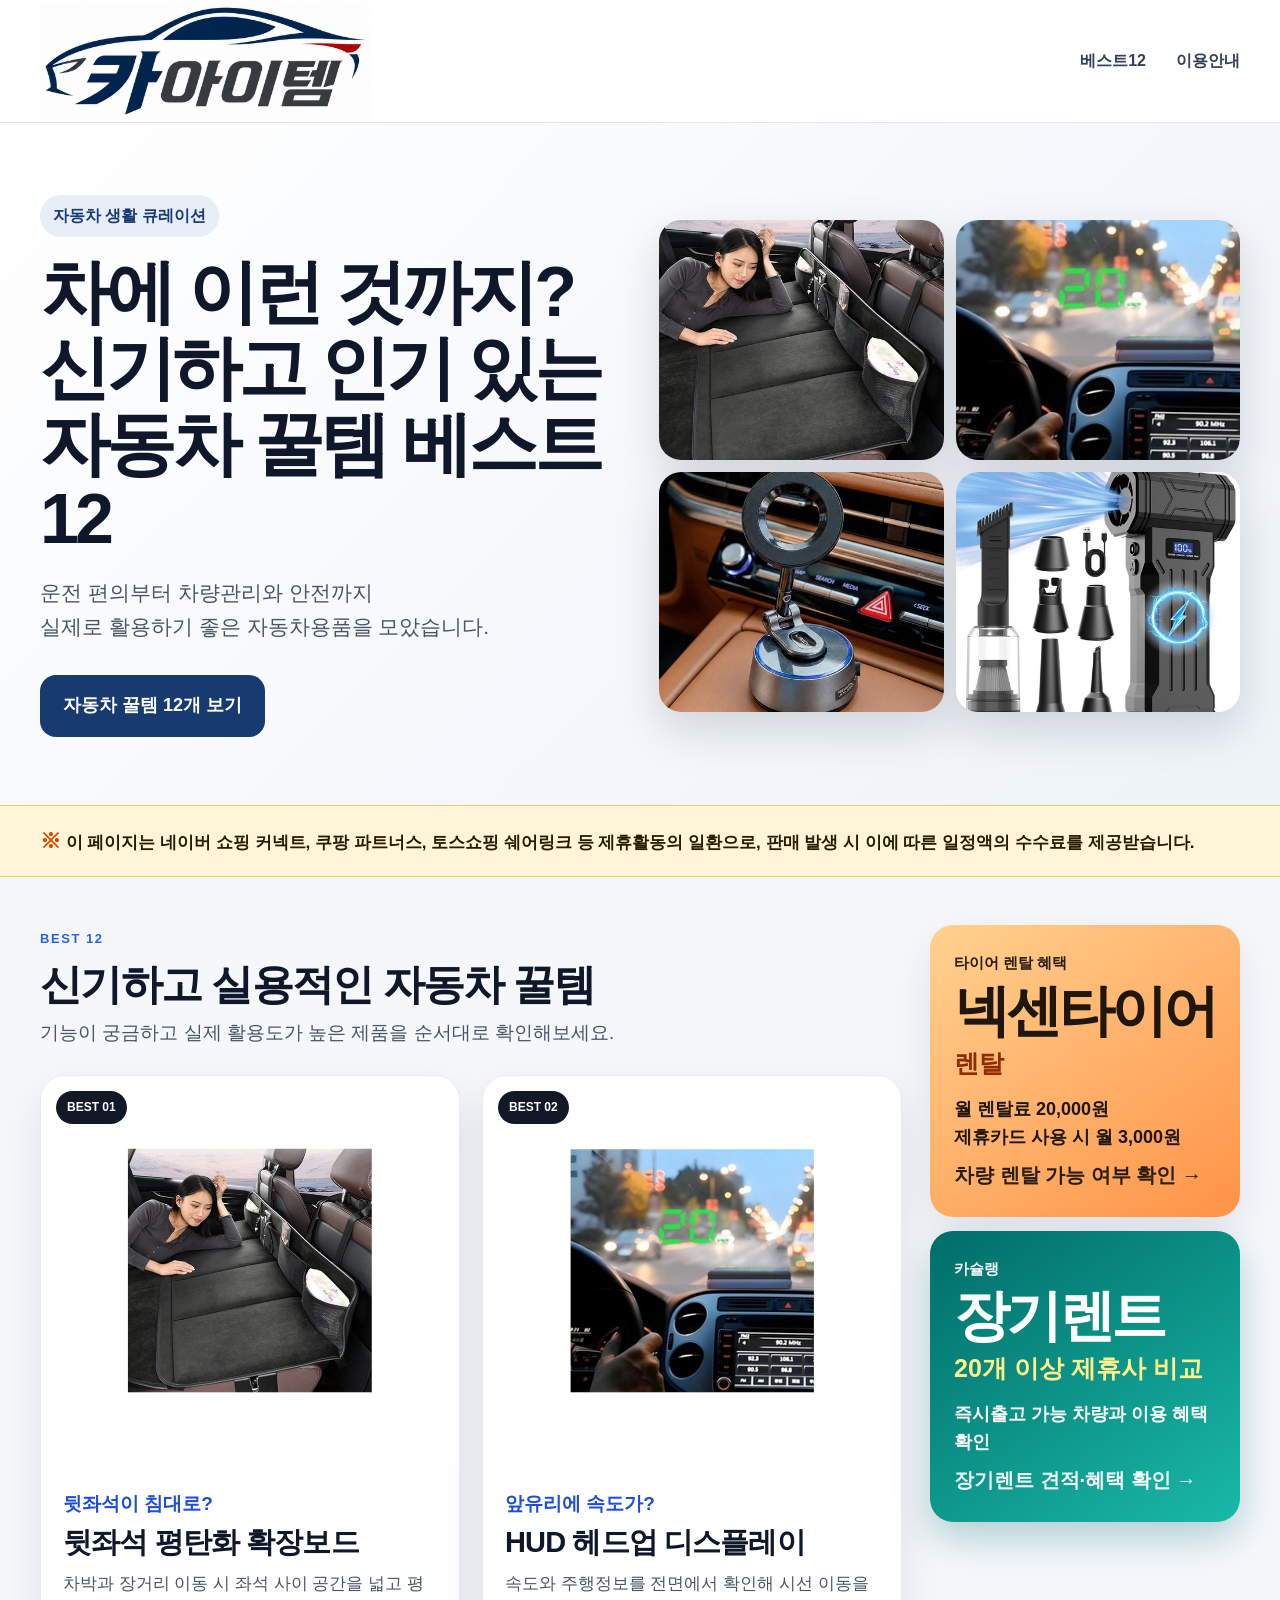
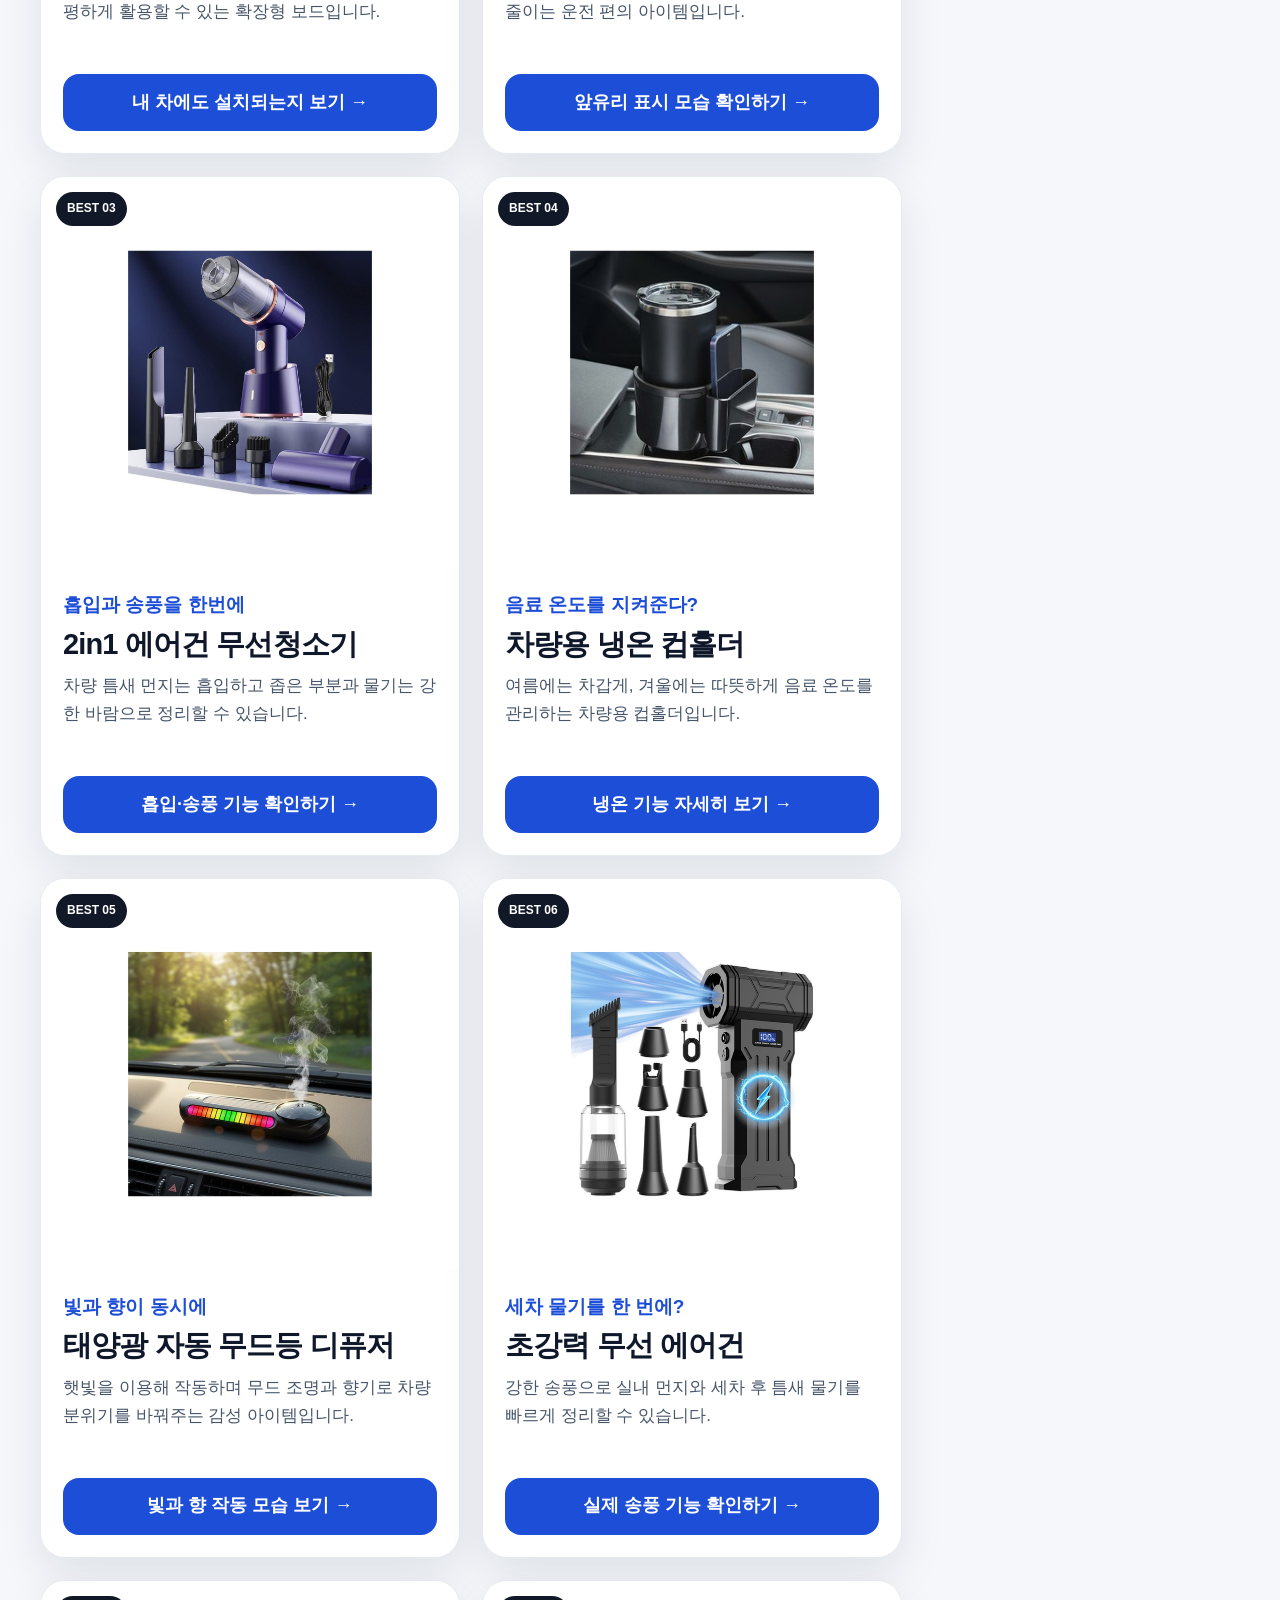
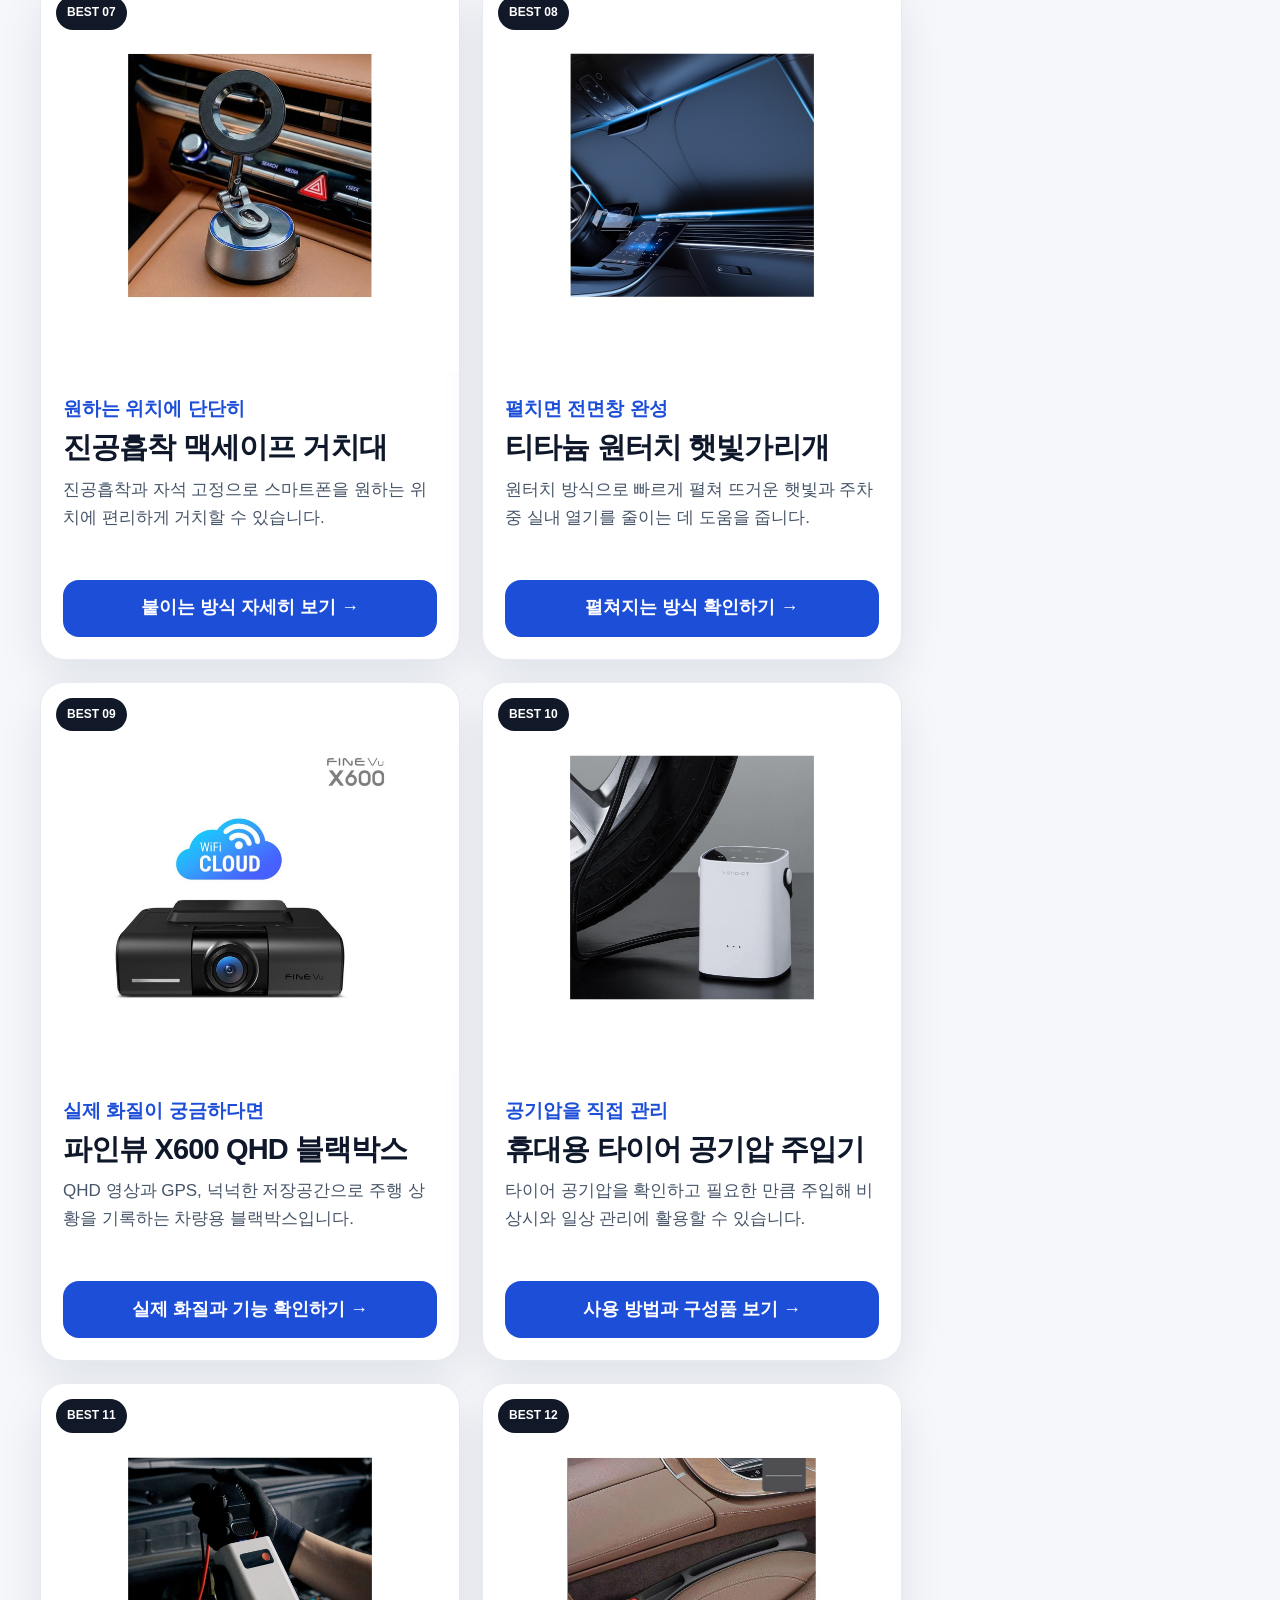
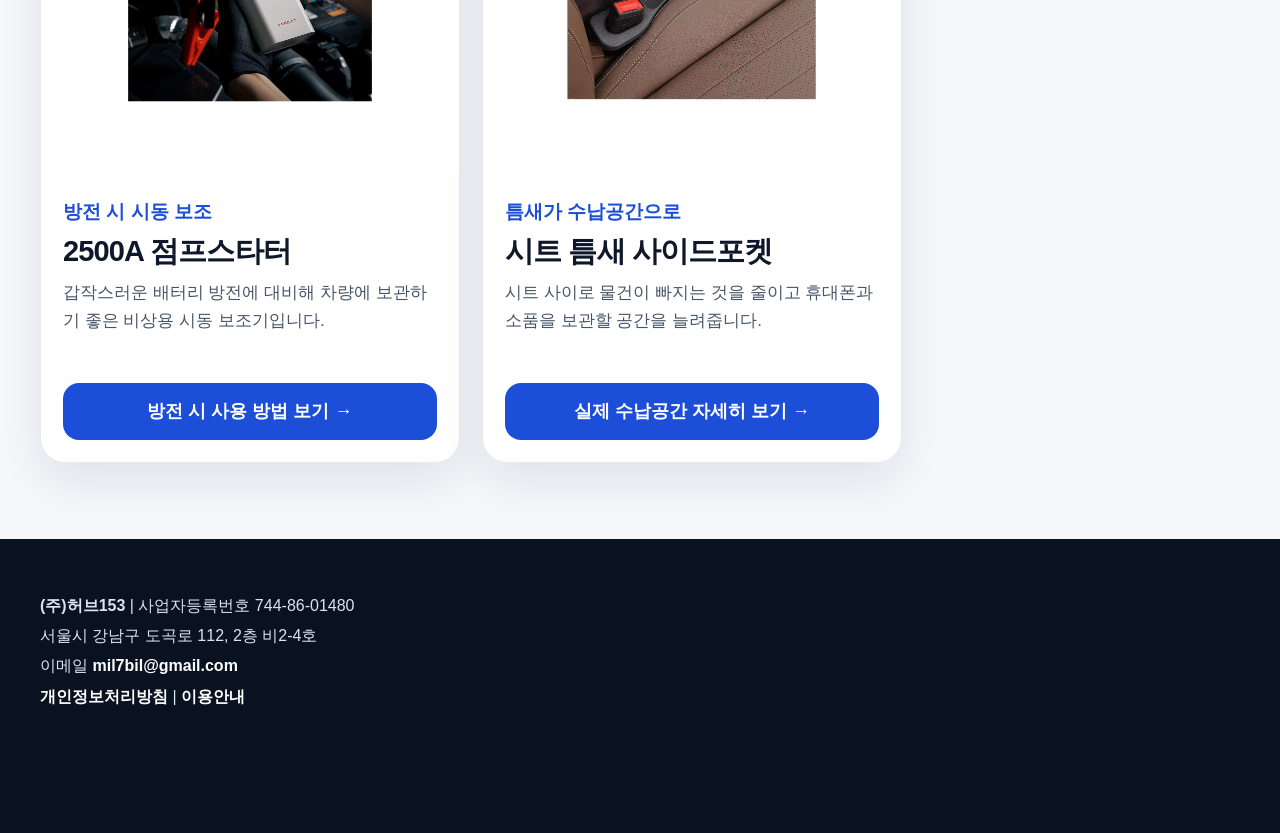
<file: kcar/index.html>
<!doctype html><html lang="ko"><head>
<meta charset="utf-8"><meta name="viewport" content="width=device-width,initial-scale=1,viewport-fit=cover">
<title>카아이템 | 자동차 꿀템 베스트 12</title>
<meta name="description" content="차에 이런 것까지? 신기하고 인기 있는 자동차 꿀템 베스트 12">
<link rel="canonical" href="https://caritem.life/kcar/"><link rel="stylesheet" href="styles.css">
</head><body>
<header class="site-header"><div class="container header-inner">
<a href="#top" class="logo-link"><img src="assets/logo/caritem-logo.png" alt="카아이템" class="logo-image"></a>
<nav class="nav"><a href="#best12">베스트12</a><a href="#footer">이용안내</a></nav>
</div></header>
<main id="top">
<section class="hero">
<div class="container hero-inner">
<div class="hero-copy">
<div class="hero-tag">자동차 생활 큐레이션</div>
<h1>차에 이런 것까지?<br><span>신기하고 인기 있는<br>자동차 꿀템 베스트 12</span></h1>
<p>운전 편의부터 차량관리와 안전까지<br>실제로 활용하기 좋은 자동차용품을 모았습니다.</p>
<a href="#best12" class="hero-btn">자동차 꿀템 12개 보기</a>
</div>
<div class="hero-photo-collage">
<a href="https://link.coupang.com/a/ftxtycdx7s" target="_blank" rel="sponsored noopener noreferrer"><img src="assets/hero/01.jpg" alt="뒷좌석 평탄화 확장보드"></a>
<a href="https://link.coupang.com/a/ftwaCrsBgG" target="_blank" rel="sponsored noopener noreferrer"><img src="assets/hero/02.jpg" alt="HUD 헤드업 디스플레이"></a>
<a href="https://link.coupang.com/a/ftwsIaDIvk" target="_blank" rel="sponsored noopener noreferrer"><img src="assets/hero/03.jpg" alt="진공흡착 맥세이프 거치대"></a>
<a href="https://link.coupang.com/a/ftyeFqaHMO" target="_blank" rel="sponsored noopener noreferrer"><img src="assets/hero/04.jpg" alt="초강력 무선 에어건"></a>
</div>
</div></section>

<section class="affiliate-disclosure"><div class="container">
<p><strong>※</strong> 이 페이지는 네이버 쇼핑 커넥트, 쿠팡 파트너스, 토스쇼핑 쉐어링크 등 제휴활동의 일환으로, 판매 발생 시 이에 따른 일정액의 수수료를 제공받습니다.</p>
</div></section>

<div class="container layout">
<section class="main-content" id="best12">
<div class="section-head"><span>BEST 12</span><h2>신기하고 실용적인 자동차 꿀템</h2>
<p>기능이 궁금하고 실제 활용도가 높은 제품을 순서대로 확인해보세요.</p></div>
<div class="product-grid"><article class="product-card">
<a class="product-card-link" href="https://link.coupang.com/a/ftxtycdx7s" target="_blank" rel="sponsored noopener noreferrer">
<div class="product-image-wrap"><img class="product-image" src="assets/products/01.jpg" alt="뒷좌석 평탄화 확장보드"><span class="product-rank">BEST 01</span></div>
<div class="product-content"><div class="product-kicker">뒷좌석이 침대로?</div><h3>뒷좌석 평탄화 확장보드</h3><p>차박과 장거리 이동 시 좌석 사이 공간을 넓고 평평하게 활용할 수 있는 확장형 보드입니다.</p><span class="product-btn">내 차에도 설치되는지 보기 →</span></div>
</a></article><article class="product-card">
<a class="product-card-link" href="https://link.coupang.com/a/ftwaCrsBgG" target="_blank" rel="sponsored noopener noreferrer">
<div class="product-image-wrap"><img class="product-image" src="assets/products/02.jpg" alt="HUD 헤드업 디스플레이"><span class="product-rank">BEST 02</span></div>
<div class="product-content"><div class="product-kicker">앞유리에 속도가?</div><h3>HUD 헤드업 디스플레이</h3><p>속도와 주행정보를 전면에서 확인해 시선 이동을 줄이는 운전 편의 아이템입니다.</p><span class="product-btn">앞유리 표시 모습 확인하기 →</span></div>
</a></article><article class="product-card">
<a class="product-card-link" href="https://toss.im/_m/LAUoh4br" target="_blank" rel="sponsored noopener noreferrer">
<div class="product-image-wrap"><img class="product-image" src="assets/products/03.jpg" alt="2in1 에어건 무선청소기"><span class="product-rank">BEST 03</span></div>
<div class="product-content"><div class="product-kicker">흡입과 송풍을 한번에</div><h3>2in1 에어건 무선청소기</h3><p>차량 틈새 먼지는 흡입하고 좁은 부분과 물기는 강한 바람으로 정리할 수 있습니다.</p><span class="product-btn">흡입·송풍 기능 확인하기 →</span></div>
</a></article><article class="product-card">
<a class="product-card-link" href="https://link.coupang.com/a/ftwKHoUbcW" target="_blank" rel="sponsored noopener noreferrer">
<div class="product-image-wrap"><img class="product-image" src="assets/products/04.jpg" alt="차량용 냉온 컵홀더"><span class="product-rank">BEST 04</span></div>
<div class="product-content"><div class="product-kicker">음료 온도를 지켜준다?</div><h3>차량용 냉온 컵홀더</h3><p>여름에는 차갑게, 겨울에는 따뜻하게 음료 온도를 관리하는 차량용 컵홀더입니다.</p><span class="product-btn">냉온 기능 자세히 보기 →</span></div>
</a></article><article class="product-card">
<a class="product-card-link" href="https://link.coupang.com/a/ftyCf5DHEW" target="_blank" rel="sponsored noopener noreferrer">
<div class="product-image-wrap"><img class="product-image" src="assets/products/05.jpg" alt="태양광 자동 무드등 디퓨저"><span class="product-rank">BEST 05</span></div>
<div class="product-content"><div class="product-kicker">빛과 향이 동시에</div><h3>태양광 자동 무드등 디퓨저</h3><p>햇빛을 이용해 작동하며 무드 조명과 향기로 차량 분위기를 바꿔주는 감성 아이템입니다.</p><span class="product-btn">빛과 향 작동 모습 보기 →</span></div>
</a></article><article class="product-card">
<a class="product-card-link" href="https://link.coupang.com/a/ftyeFqaHMO" target="_blank" rel="sponsored noopener noreferrer">
<div class="product-image-wrap"><img class="product-image" src="assets/products/06.jpg" alt="초강력 무선 에어건"><span class="product-rank">BEST 06</span></div>
<div class="product-content"><div class="product-kicker">세차 물기를 한 번에?</div><h3>초강력 무선 에어건</h3><p>강한 송풍으로 실내 먼지와 세차 후 틈새 물기를 빠르게 정리할 수 있습니다.</p><span class="product-btn">실제 송풍 기능 확인하기 →</span></div>
</a></article><article class="product-card">
<a class="product-card-link" href="https://link.coupang.com/a/ftwsIaDIvk" target="_blank" rel="sponsored noopener noreferrer">
<div class="product-image-wrap"><img class="product-image" src="assets/products/07.jpg" alt="진공흡착 맥세이프 거치대"><span class="product-rank">BEST 07</span></div>
<div class="product-content"><div class="product-kicker">원하는 위치에 단단히</div><h3>진공흡착 맥세이프 거치대</h3><p>진공흡착과 자석 고정으로 스마트폰을 원하는 위치에 편리하게 거치할 수 있습니다.</p><span class="product-btn">붙이는 방식 자세히 보기 →</span></div>
</a></article><article class="product-card">
<a class="product-card-link" href="https://toss.im/_m/ZxKIRBmD" target="_blank" rel="sponsored noopener noreferrer">
<div class="product-image-wrap"><img class="product-image" src="assets/products/08.jpg" alt="티타늄 원터치 햇빛가리개"><span class="product-rank">BEST 08</span></div>
<div class="product-content"><div class="product-kicker">펼치면 전면창 완성</div><h3>티타늄 원터치 햇빛가리개</h3><p>원터치 방식으로 빠르게 펼쳐 뜨거운 햇빛과 주차 중 실내 열기를 줄이는 데 도움을 줍니다.</p><span class="product-btn">펼쳐지는 방식 확인하기 →</span></div>
</a></article><article class="product-card">
<a class="product-card-link" href="https://naver.me/52axVWJy" target="_blank" rel="sponsored noopener noreferrer">
<div class="product-image-wrap"><img class="product-image" src="assets/products/09.jpg" alt="파인뷰 X600 QHD 블랙박스"><span class="product-rank">BEST 09</span></div>
<div class="product-content"><div class="product-kicker">실제 화질이 궁금하다면</div><h3>파인뷰 X600 QHD 블랙박스</h3><p>QHD 영상과 GPS, 넉넉한 저장공간으로 주행 상황을 기록하는 차량용 블랙박스입니다.</p><span class="product-btn">실제 화질과 기능 확인하기 →</span></div>
</a></article><article class="product-card">
<a class="product-card-link" href="https://naver.me/xM5uD6eC" target="_blank" rel="sponsored noopener noreferrer">
<div class="product-image-wrap"><img class="product-image" src="assets/products/10.jpg" alt="휴대용 타이어 공기압 주입기"><span class="product-rank">BEST 10</span></div>
<div class="product-content"><div class="product-kicker">공기압을 직접 관리</div><h3>휴대용 타이어 공기압 주입기</h3><p>타이어 공기압을 확인하고 필요한 만큼 주입해 비상시와 일상 관리에 활용할 수 있습니다.</p><span class="product-btn">사용 방법과 구성품 보기 →</span></div>
</a></article><article class="product-card">
<a class="product-card-link" href="https://naver.me/FRoBvmih" target="_blank" rel="sponsored noopener noreferrer">
<div class="product-image-wrap"><img class="product-image" src="assets/products/11.jpg" alt="2500A 점프스타터"><span class="product-rank">BEST 11</span></div>
<div class="product-content"><div class="product-kicker">방전 시 시동 보조</div><h3>2500A 점프스타터</h3><p>갑작스러운 배터리 방전에 대비해 차량에 보관하기 좋은 비상용 시동 보조기입니다.</p><span class="product-btn">방전 시 사용 방법 보기 →</span></div>
</a></article><article class="product-card">
<a class="product-card-link" href="https://toss.im/_m/Jqt0DOQj" target="_blank" rel="sponsored noopener noreferrer">
<div class="product-image-wrap"><img class="product-image" src="assets/products/12.jpg" alt="시트 틈새 사이드포켓"><span class="product-rank">BEST 12</span></div>
<div class="product-content"><div class="product-kicker">틈새가 수납공간으로</div><h3>시트 틈새 사이드포켓</h3><p>시트 사이로 물건이 빠지는 것을 줄이고 휴대폰과 소품을 보관할 공간을 늘려줍니다.</p><span class="product-btn">실제 수납공간 자세히 보기 →</span></div>
</a></article></div>

</section>

<aside class="sticky-rail">
<a href="https://vidlsyws.adpt.kr" target="_blank" rel="sponsored noopener noreferrer" class="rail-card tire">
<span>타이어 렌탈 혜택</span><strong>넥센타이어</strong><em>렌탈</em><b>월 렌탈료 20,000원<br>제휴카드 사용 시 월 3,000원<br><span class="rail-cta">차량 렌탈 가능 여부 확인 →</span></b></a>
<a href="https://www.albarich.com/pt/yMq80N5Lfs" target="_blank" rel="sponsored noopener noreferrer" class="rail-card rent">
<span>카슐랭</span><strong>장기렌트</strong><em>20개 이상 제휴사 비교</em><b>즉시출고 가능 차량과 이용 혜택 확인<br><span class="rail-cta">장기렌트 견적·혜택 확인 →</span></b></a>
</aside></div>
</main>

<footer class="site-footer" id="footer">
<div class="container simple-footer">
<p><strong>(주)허브153</strong> | 사업자등록번호 744-86-01480</p>
<p>서울시 강남구 도곡로 112, 2층 비2-4호</p>
<p>이메일 <a href="mailto:mil7bil@gmail.com">mil7bil@gmail.com</a></p>
<p><a href="privacy/">개인정보처리방침</a> | <a href="terms/">이용안내</a></p>
</div></footer>

<div class="mobile-bar">
<a href="https://vidlsyws.adpt.kr" target="_blank" rel="sponsored noopener noreferrer" class="mobile-tire"><span>넥센타이어</span><strong>렌탈</strong><em>월 20,000원 / 카드 사용 시 월 3,000원</em></a>
<a href="https://www.albarich.com/pt/yMq80N5Lfs" target="_blank" rel="sponsored noopener noreferrer" class="mobile-rent"><span>카슐랭</span><strong>장기렌트</strong><em>견적·혜택 확인</em></a>
</div>
</body></html>
</file>
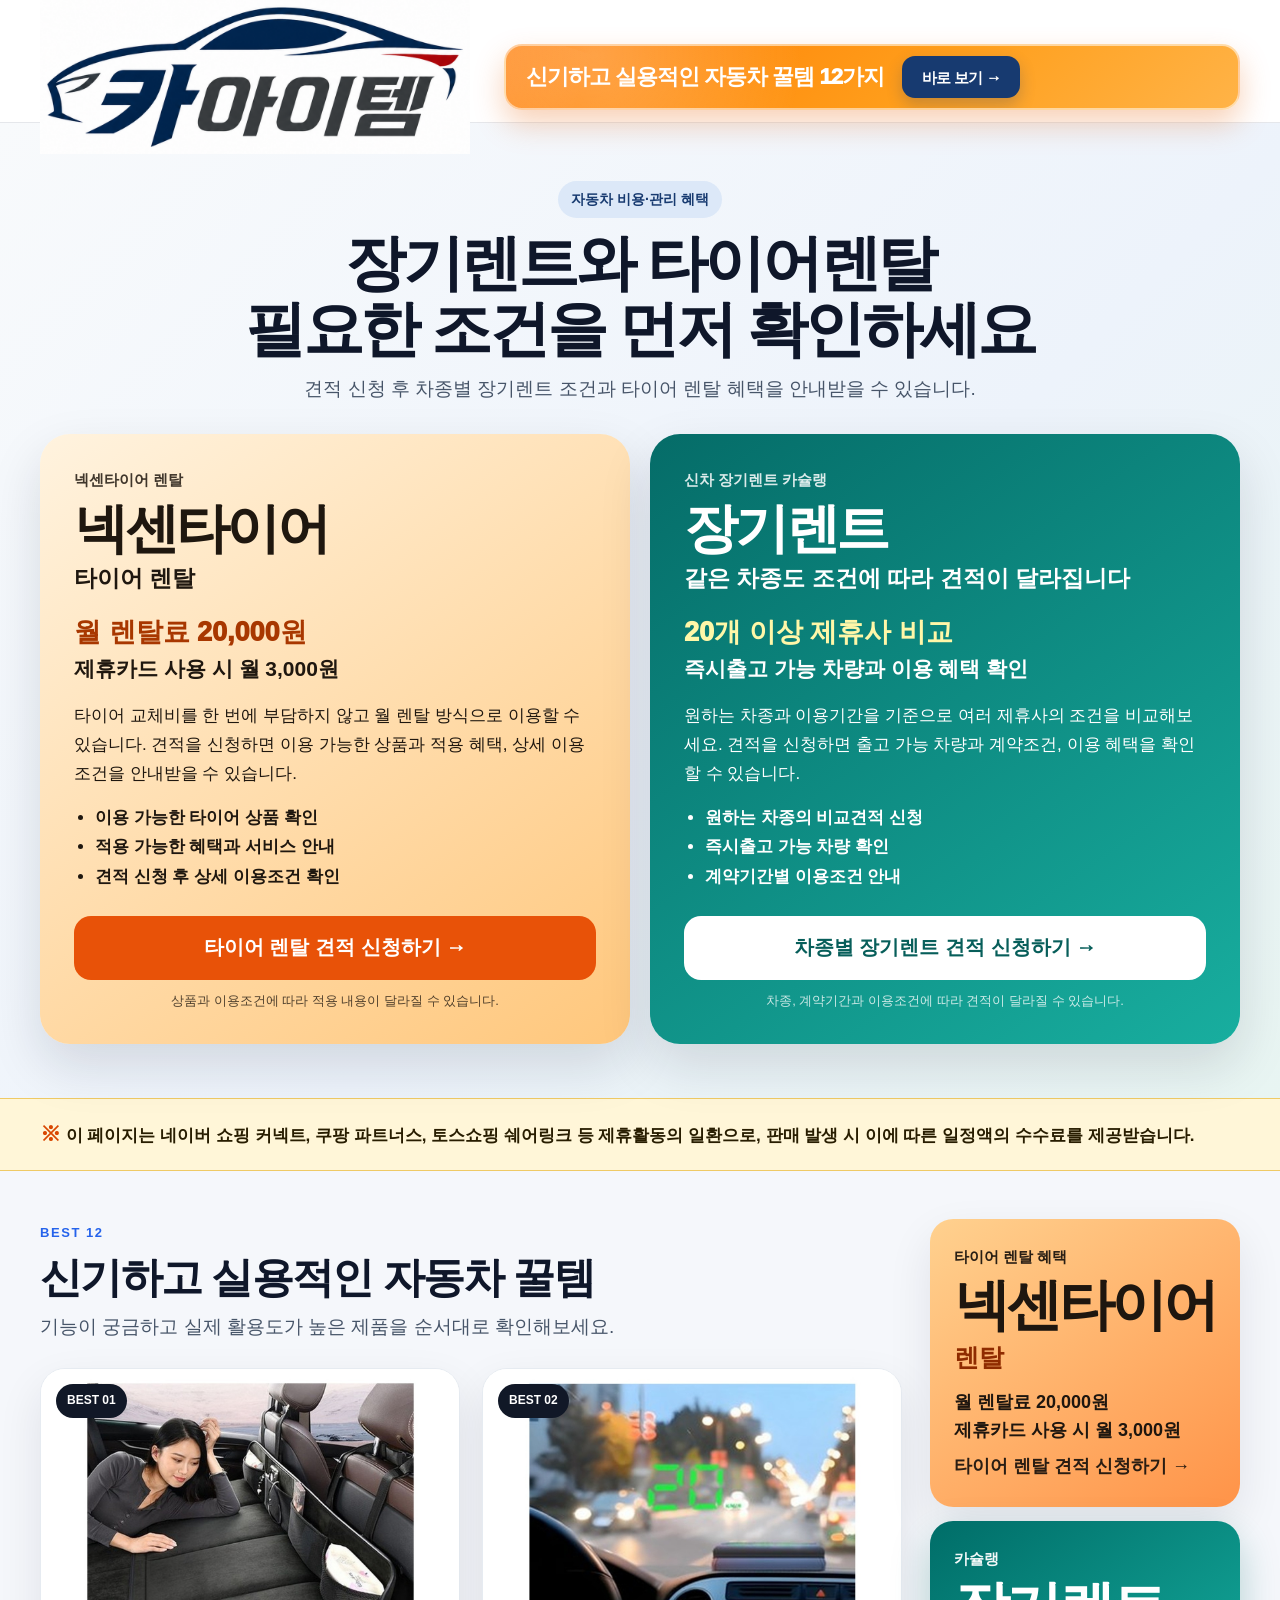
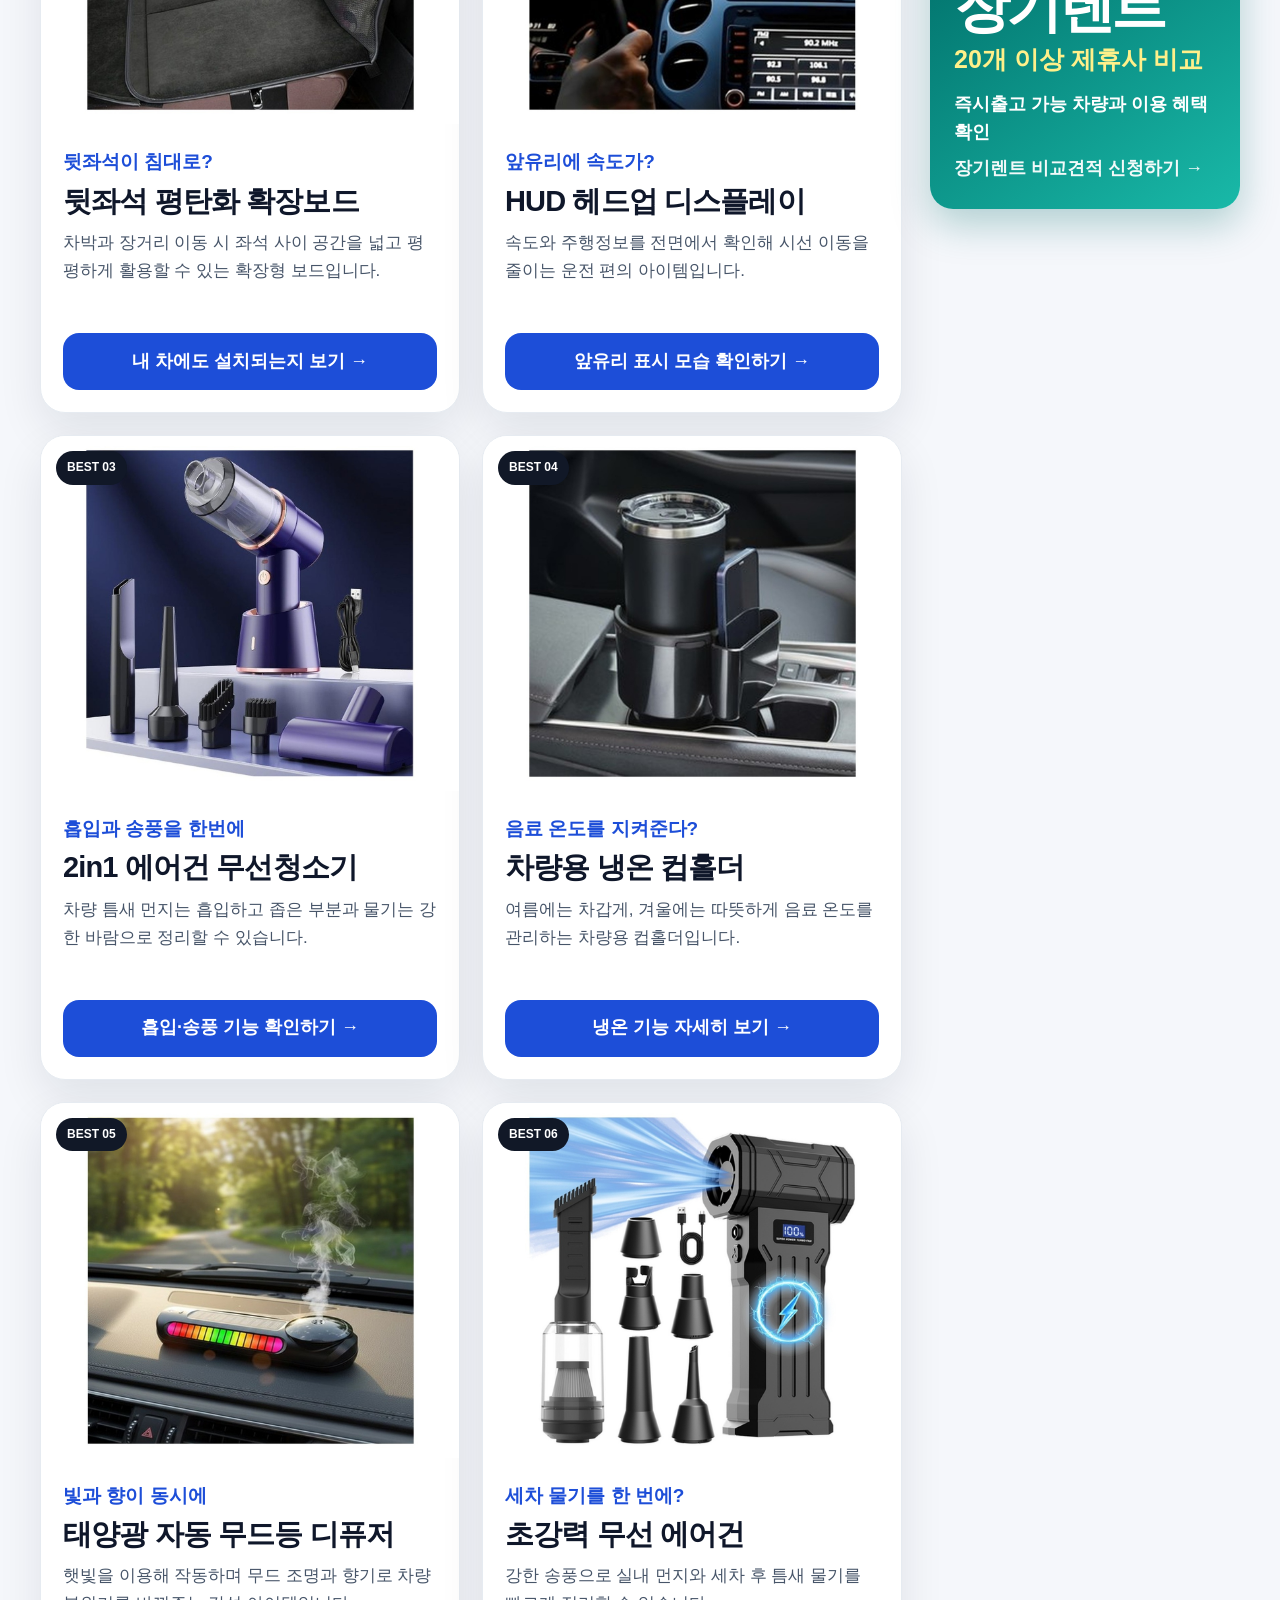
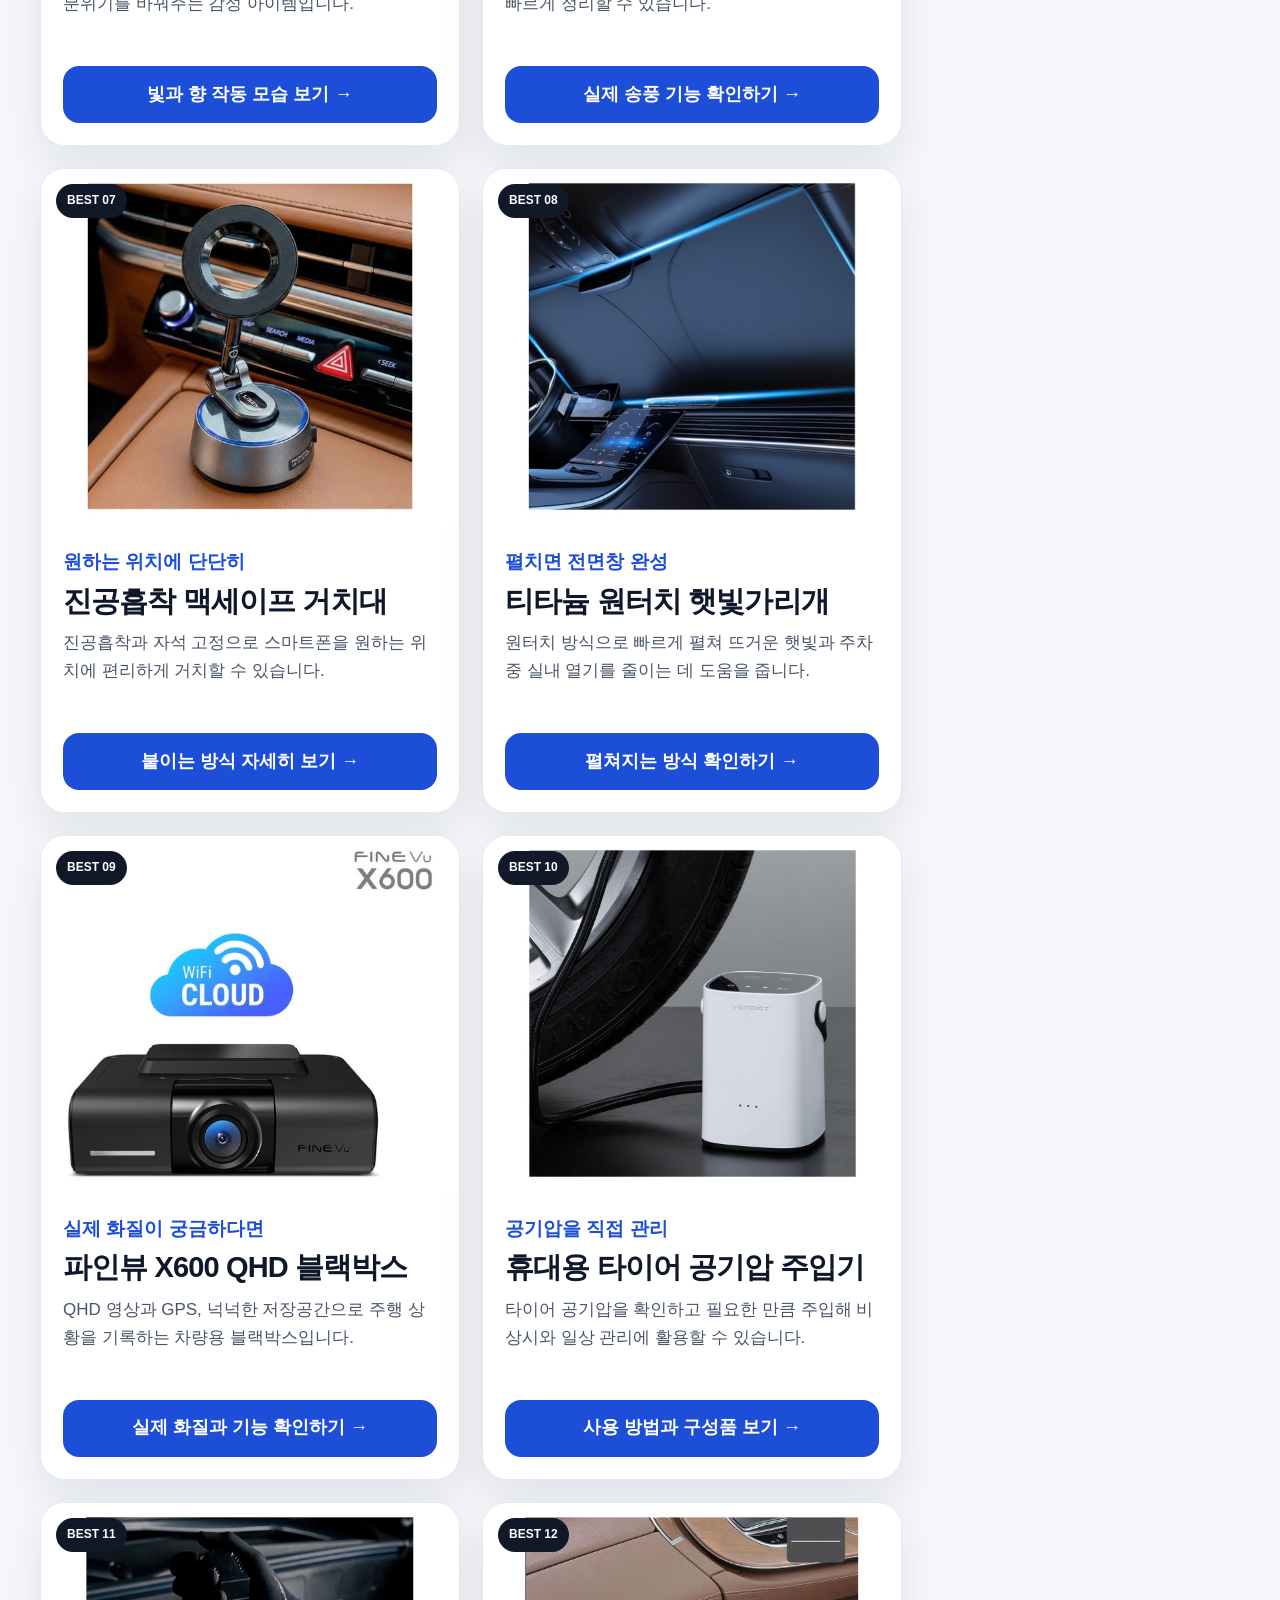
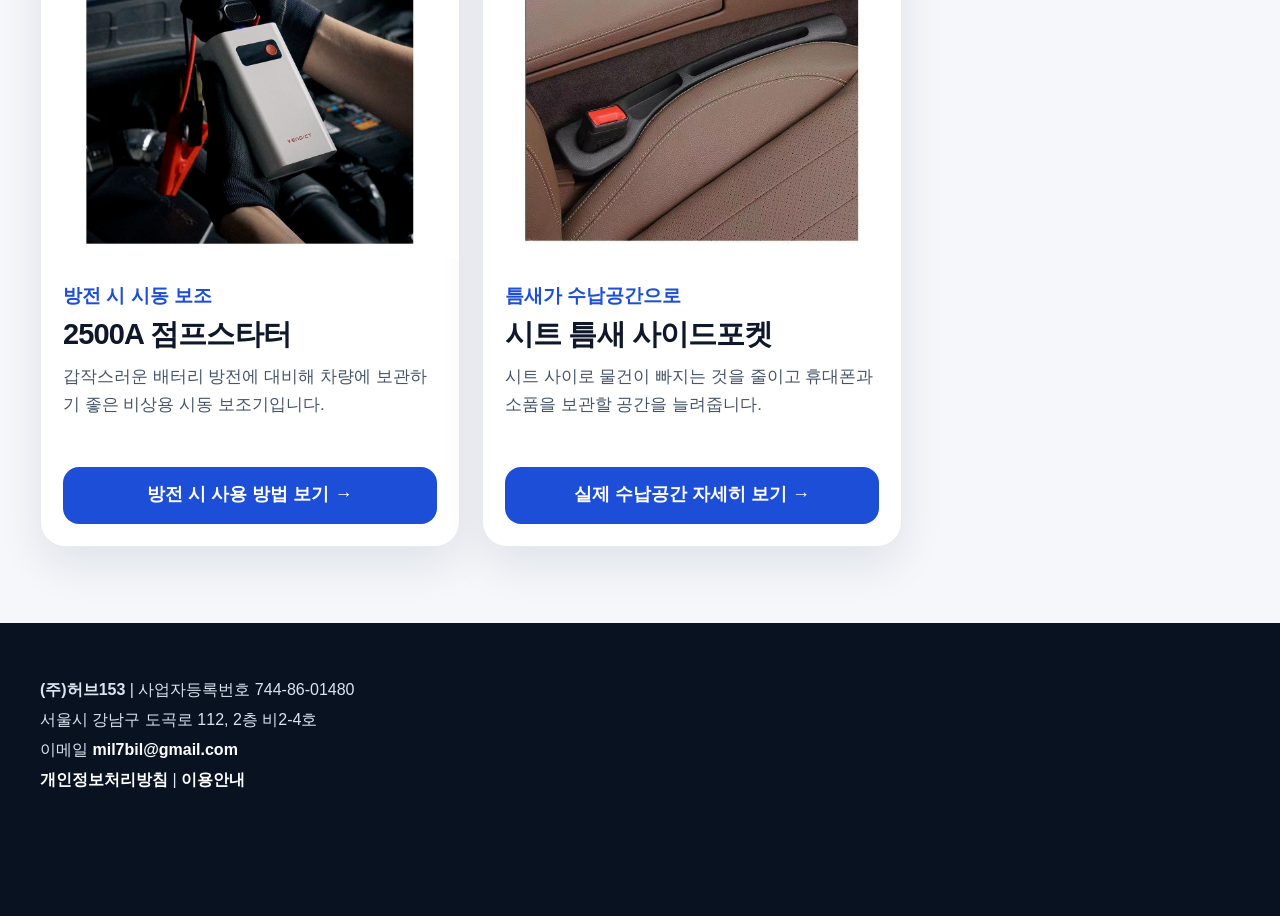
<file: kcp/index.html>
<!doctype html><html lang="ko"><head>
<meta charset="utf-8"><meta name="viewport" content="width=device-width,initial-scale=1,viewport-fit=cover">
<title>카아이템 | 장기렌트·타이어렌탈 견적 안내</title>
<meta name="description" content="장기렌트 비교견적과 넥센타이어 렌탈 혜택을 확인하고 자동차 꿀템 12가지도 함께 살펴보세요.">
<link rel="canonical" href="https://caritem.life/kcp/"><link rel="stylesheet" href="styles.css">
</head><body>
<header class="site-header"><div class="container header-inner">
<a href="#top" class="logo-link"><img src="assets/logo/caritem-logo.png" alt="카아이템" class="logo-image"></a>
<a href="#best12" class="header-goods-link" aria-label="자동차 꿀템 12가지 바로 보기">
  <span class="header-goods-text">신기하고 실용적인 자동차 꿀템 12가지</span>
  <span class="header-goods-cta">바로 보기 →</span>
</a>
</div></header>
<main id="top">
<section class="cpa-hero">
<div class="container">
<div class="cpa-intro">
<span>자동차 비용·관리 혜택</span>
<h1>장기렌트와 타이어렌탈<br>필요한 조건을 먼저 확인하세요</h1>
<p>견적 신청 후 차종별 장기렌트 조건과 타이어 렌탈 혜택을 안내받을 수 있습니다.</p>
</div>

<div class="cpa-split">
<a href="https://redllbmq.adpt.kr" target="_blank" rel="sponsored noopener noreferrer" class="cpa-main-card tire-main">
  <div class="cpa-card-top">넥센타이어 렌탈</div>
  <h2>넥센타이어</h2>
  <div class="cpa-subtitle">타이어 렌탈</div>
  <div class="cpa-price">월 렌탈료 20,000원</div>
  <div class="cpa-benefit">제휴카드 사용 시 월 3,000원</div>
  <p>타이어 교체비를 한 번에 부담하지 않고 월 렌탈 방식으로 이용할 수 있습니다. 견적을 신청하면 이용 가능한 상품과 적용 혜택, 상세 이용조건을 안내받을 수 있습니다.</p>
  <ul>
    <li>이용 가능한 타이어 상품 확인</li>
    <li>적용 가능한 혜택과 서비스 안내</li>
    <li>견적 신청 후 상세 이용조건 확인</li>
  </ul>
  <span class="cpa-main-btn">타이어 렌탈 견적 신청하기 →</span>
  <small>상품과 이용조건에 따라 적용 내용이 달라질 수 있습니다.</small>
</a>

<a href="https://www.albarich.com/pt/xyHsE6oHcD" target="_blank" rel="sponsored noopener noreferrer" class="cpa-main-card rent-main">
  <div class="cpa-card-top">신차 장기렌트 카슐랭</div>
  <h2>장기렌트</h2>
  <div class="cpa-subtitle">같은 차종도 조건에 따라 견적이 달라집니다</div>
  <div class="cpa-price">20개 이상 제휴사 비교</div>
  <div class="cpa-benefit">즉시출고 가능 차량과 이용 혜택 확인</div>
  <p>원하는 차종과 이용기간을 기준으로 여러 제휴사의 조건을 비교해보세요. 견적을 신청하면 출고 가능 차량과 계약조건, 이용 혜택을 확인할 수 있습니다.</p>
  <ul>
    <li>원하는 차종의 비교견적 신청</li>
    <li>즉시출고 가능 차량 확인</li>
    <li>계약기간별 이용조건 안내</li>
  </ul>
  <span class="cpa-main-btn">차종별 장기렌트 견적 신청하기 →</span>
  <small>차종, 계약기간과 이용조건에 따라 견적이 달라질 수 있습니다.</small>
</a>
</div>
</div>
</section>

<section class="affiliate-disclosure"><div class="container">
<p><strong>※</strong> 이 페이지는 네이버 쇼핑 커넥트, 쿠팡 파트너스, 토스쇼핑 쉐어링크 등 제휴활동의 일환으로, 판매 발생 시 이에 따른 일정액의 수수료를 제공받습니다.</p>
</div></section>

<div class="container layout">
<section class="main-content" id="best12">
<div class="section-head"><span>BEST 12</span><h2>신기하고 실용적인 자동차 꿀템</h2>
<p>기능이 궁금하고 실제 활용도가 높은 제품을 순서대로 확인해보세요.</p></div>
<div class="product-grid"><article class="product-card">
<a class="product-card-link" href="https://link.coupang.com/a/ftxtycdx7s" target="_blank" rel="sponsored noopener noreferrer">
<div class="product-image-wrap"><img class="product-image" src="assets/products/01.jpg" alt="뒷좌석 평탄화 확장보드"><span class="product-rank">BEST 01</span></div>
<div class="product-content"><div class="product-kicker">뒷좌석이 침대로?</div><h3>뒷좌석 평탄화 확장보드</h3><p>차박과 장거리 이동 시 좌석 사이 공간을 넓고 평평하게 활용할 수 있는 확장형 보드입니다.</p><span class="product-btn">내 차에도 설치되는지 보기 →</span></div>
</a></article><article class="product-card">
<a class="product-card-link" href="https://link.coupang.com/a/ftwaCrsBgG" target="_blank" rel="sponsored noopener noreferrer">
<div class="product-image-wrap"><img class="product-image" src="assets/products/02.jpg" alt="HUD 헤드업 디스플레이"><span class="product-rank">BEST 02</span></div>
<div class="product-content"><div class="product-kicker">앞유리에 속도가?</div><h3>HUD 헤드업 디스플레이</h3><p>속도와 주행정보를 전면에서 확인해 시선 이동을 줄이는 운전 편의 아이템입니다.</p><span class="product-btn">앞유리 표시 모습 확인하기 →</span></div>
</a></article><article class="product-card">
<a class="product-card-link" href="https://toss.im/_m/LAUoh4br" target="_blank" rel="sponsored noopener noreferrer">
<div class="product-image-wrap"><img class="product-image" src="assets/products/03.jpg" alt="2in1 에어건 무선청소기"><span class="product-rank">BEST 03</span></div>
<div class="product-content"><div class="product-kicker">흡입과 송풍을 한번에</div><h3>2in1 에어건 무선청소기</h3><p>차량 틈새 먼지는 흡입하고 좁은 부분과 물기는 강한 바람으로 정리할 수 있습니다.</p><span class="product-btn">흡입·송풍 기능 확인하기 →</span></div>
</a></article><article class="product-card">
<a class="product-card-link" href="https://link.coupang.com/a/ftwKHoUbcW" target="_blank" rel="sponsored noopener noreferrer">
<div class="product-image-wrap"><img class="product-image" src="assets/products/04.jpg" alt="차량용 냉온 컵홀더"><span class="product-rank">BEST 04</span></div>
<div class="product-content"><div class="product-kicker">음료 온도를 지켜준다?</div><h3>차량용 냉온 컵홀더</h3><p>여름에는 차갑게, 겨울에는 따뜻하게 음료 온도를 관리하는 차량용 컵홀더입니다.</p><span class="product-btn">냉온 기능 자세히 보기 →</span></div>
</a></article><article class="product-card">
<a class="product-card-link" href="https://link.coupang.com/a/ftyCf5DHEW" target="_blank" rel="sponsored noopener noreferrer">
<div class="product-image-wrap"><img class="product-image" src="assets/products/05.jpg" alt="태양광 자동 무드등 디퓨저"><span class="product-rank">BEST 05</span></div>
<div class="product-content"><div class="product-kicker">빛과 향이 동시에</div><h3>태양광 자동 무드등 디퓨저</h3><p>햇빛을 이용해 작동하며 무드 조명과 향기로 차량 분위기를 바꿔주는 감성 아이템입니다.</p><span class="product-btn">빛과 향 작동 모습 보기 →</span></div>
</a></article><article class="product-card">
<a class="product-card-link" href="https://link.coupang.com/a/ftyeFqaHMO" target="_blank" rel="sponsored noopener noreferrer">
<div class="product-image-wrap"><img class="product-image" src="assets/products/06.jpg" alt="초강력 무선 에어건"><span class="product-rank">BEST 06</span></div>
<div class="product-content"><div class="product-kicker">세차 물기를 한 번에?</div><h3>초강력 무선 에어건</h3><p>강한 송풍으로 실내 먼지와 세차 후 틈새 물기를 빠르게 정리할 수 있습니다.</p><span class="product-btn">실제 송풍 기능 확인하기 →</span></div>
</a></article><article class="product-card">
<a class="product-card-link" href="https://link.coupang.com/a/ftwsIaDIvk" target="_blank" rel="sponsored noopener noreferrer">
<div class="product-image-wrap"><img class="product-image" src="assets/products/07.jpg" alt="진공흡착 맥세이프 거치대"><span class="product-rank">BEST 07</span></div>
<div class="product-content"><div class="product-kicker">원하는 위치에 단단히</div><h3>진공흡착 맥세이프 거치대</h3><p>진공흡착과 자석 고정으로 스마트폰을 원하는 위치에 편리하게 거치할 수 있습니다.</p><span class="product-btn">붙이는 방식 자세히 보기 →</span></div>
</a></article><article class="product-card">
<a class="product-card-link" href="https://toss.im/_m/ZxKIRBmD" target="_blank" rel="sponsored noopener noreferrer">
<div class="product-image-wrap"><img class="product-image" src="assets/products/08.jpg" alt="티타늄 원터치 햇빛가리개"><span class="product-rank">BEST 08</span></div>
<div class="product-content"><div class="product-kicker">펼치면 전면창 완성</div><h3>티타늄 원터치 햇빛가리개</h3><p>원터치 방식으로 빠르게 펼쳐 뜨거운 햇빛과 주차 중 실내 열기를 줄이는 데 도움을 줍니다.</p><span class="product-btn">펼쳐지는 방식 확인하기 →</span></div>
</a></article><article class="product-card">
<a class="product-card-link" href="https://naver.me/52axVWJy" target="_blank" rel="sponsored noopener noreferrer">
<div class="product-image-wrap"><img class="product-image" src="assets/products/09.jpg" alt="파인뷰 X600 QHD 블랙박스"><span class="product-rank">BEST 09</span></div>
<div class="product-content"><div class="product-kicker">실제 화질이 궁금하다면</div><h3>파인뷰 X600 QHD 블랙박스</h3><p>QHD 영상과 GPS, 넉넉한 저장공간으로 주행 상황을 기록하는 차량용 블랙박스입니다.</p><span class="product-btn">실제 화질과 기능 확인하기 →</span></div>
</a></article><article class="product-card">
<a class="product-card-link" href="https://naver.me/xM5uD6eC" target="_blank" rel="sponsored noopener noreferrer">
<div class="product-image-wrap"><img class="product-image" src="assets/products/10.jpg" alt="휴대용 타이어 공기압 주입기"><span class="product-rank">BEST 10</span></div>
<div class="product-content"><div class="product-kicker">공기압을 직접 관리</div><h3>휴대용 타이어 공기압 주입기</h3><p>타이어 공기압을 확인하고 필요한 만큼 주입해 비상시와 일상 관리에 활용할 수 있습니다.</p><span class="product-btn">사용 방법과 구성품 보기 →</span></div>
</a></article><article class="product-card">
<a class="product-card-link" href="https://naver.me/FRoBvmih" target="_blank" rel="sponsored noopener noreferrer">
<div class="product-image-wrap"><img class="product-image" src="assets/products/11.jpg" alt="2500A 점프스타터"><span class="product-rank">BEST 11</span></div>
<div class="product-content"><div class="product-kicker">방전 시 시동 보조</div><h3>2500A 점프스타터</h3><p>갑작스러운 배터리 방전에 대비해 차량에 보관하기 좋은 비상용 시동 보조기입니다.</p><span class="product-btn">방전 시 사용 방법 보기 →</span></div>
</a></article><article class="product-card">
<a class="product-card-link" href="https://toss.im/_m/Jqt0DOQj" target="_blank" rel="sponsored noopener noreferrer">
<div class="product-image-wrap"><img class="product-image" src="assets/products/12.jpg" alt="시트 틈새 사이드포켓"><span class="product-rank">BEST 12</span></div>
<div class="product-content"><div class="product-kicker">틈새가 수납공간으로</div><h3>시트 틈새 사이드포켓</h3><p>시트 사이로 물건이 빠지는 것을 줄이고 휴대폰과 소품을 보관할 공간을 늘려줍니다.</p><span class="product-btn">실제 수납공간 자세히 보기 →</span></div>
</a></article></div>

</section>

<aside class="sticky-rail">
<a href="https://redllbmq.adpt.kr" target="_blank" rel="sponsored noopener noreferrer" class="rail-card tire">
<span>타이어 렌탈 혜택</span><strong>넥센타이어</strong><em>렌탈</em><b>월 렌탈료 20,000원<br>제휴카드 사용 시 월 3,000원<br><span class="rail-cta">타이어 렌탈 견적 신청하기 →</span></b></a>
<a href="https://www.albarich.com/pt/xyHsE6oHcD" target="_blank" rel="sponsored noopener noreferrer" class="rail-card rent">
<span>카슐랭</span><strong>장기렌트</strong><em>20개 이상 제휴사 비교</em><b>즉시출고 가능 차량과 이용 혜택 확인<br><span class="rail-cta">장기렌트 비교견적 신청하기 →</span></b></a>
</aside></div>
</main>

<footer class="site-footer" id="footer">
<div class="container simple-footer">
<p><strong>(주)허브153</strong> | 사업자등록번호 744-86-01480</p>
<p>서울시 강남구 도곡로 112, 2층 비2-4호</p>
<p>이메일 <a href="mailto:mil7bil@gmail.com">mil7bil@gmail.com</a></p>
<p><a href="privacy/">개인정보처리방침</a> | <a href="terms/">이용안내</a></p>
</div></footer>

<div class="mobile-bar">
<a href="https://redllbmq.adpt.kr" target="_blank" rel="sponsored noopener noreferrer" class="mobile-tire"><span>넥센타이어</span><strong>렌탈</strong><em>월 20,000원 / 카드 사용 시 월 3,000원</em></a>
<a href="https://www.albarich.com/pt/xyHsE6oHcD" target="_blank" rel="sponsored noopener noreferrer" class="mobile-rent"><span>카슐랭</span><strong>장기렌트</strong><em>비교견적 신청</em></a>
</div>
</body></html>
</file>
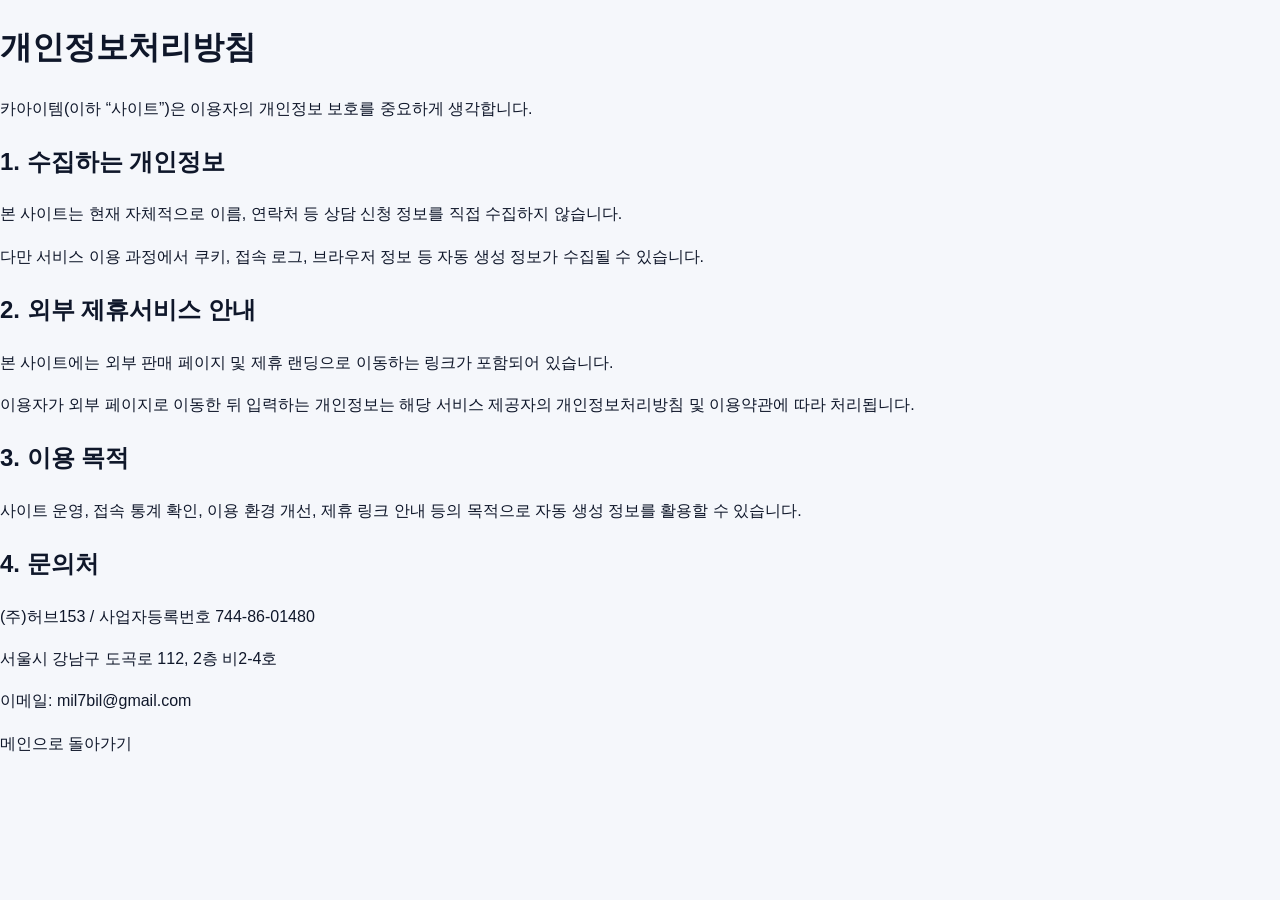
<file: privacy/index.html>
<!doctype html>
<html lang="ko"><head><meta charset="utf-8"><meta name="viewport" content="width=device-width, initial-scale=1">
<title>개인정보처리방침 | 카아이템</title><link rel="stylesheet" href="../styles.css"></head>
<body><main class="policy-page"><div class="policy-wrap">
<h1>개인정보처리방침</h1>
<p>카아이템(이하 “사이트”)은 이용자의 개인정보 보호를 중요하게 생각합니다.</p>
<h2>1. 수집하는 개인정보</h2>
<p>본 사이트는 현재 자체적으로 이름, 연락처 등 상담 신청 정보를 직접 수집하지 않습니다.</p>
<p>다만 서비스 이용 과정에서 쿠키, 접속 로그, 브라우저 정보 등 자동 생성 정보가 수집될 수 있습니다.</p>
<h2>2. 외부 제휴서비스 안내</h2>
<p>본 사이트에는 외부 판매 페이지 및 제휴 랜딩으로 이동하는 링크가 포함되어 있습니다.</p>
<p>이용자가 외부 페이지로 이동한 뒤 입력하는 개인정보는 해당 서비스 제공자의 개인정보처리방침 및 이용약관에 따라 처리됩니다.</p>
<h2>3. 이용 목적</h2>
<p>사이트 운영, 접속 통계 확인, 이용 환경 개선, 제휴 링크 안내 등의 목적으로 자동 생성 정보를 활용할 수 있습니다.</p>
<h2>4. 문의처</h2>
<p>(주)허브153 / 사업자등록번호 744-86-01480</p>
<p>서울시 강남구 도곡로 112, 2층 비2-4호</p>
<p>이메일: mil7bil@gmail.com</p>
<a class="policy-back" href="../">메인으로 돌아가기</a>
</div></main></body></html>
</file>
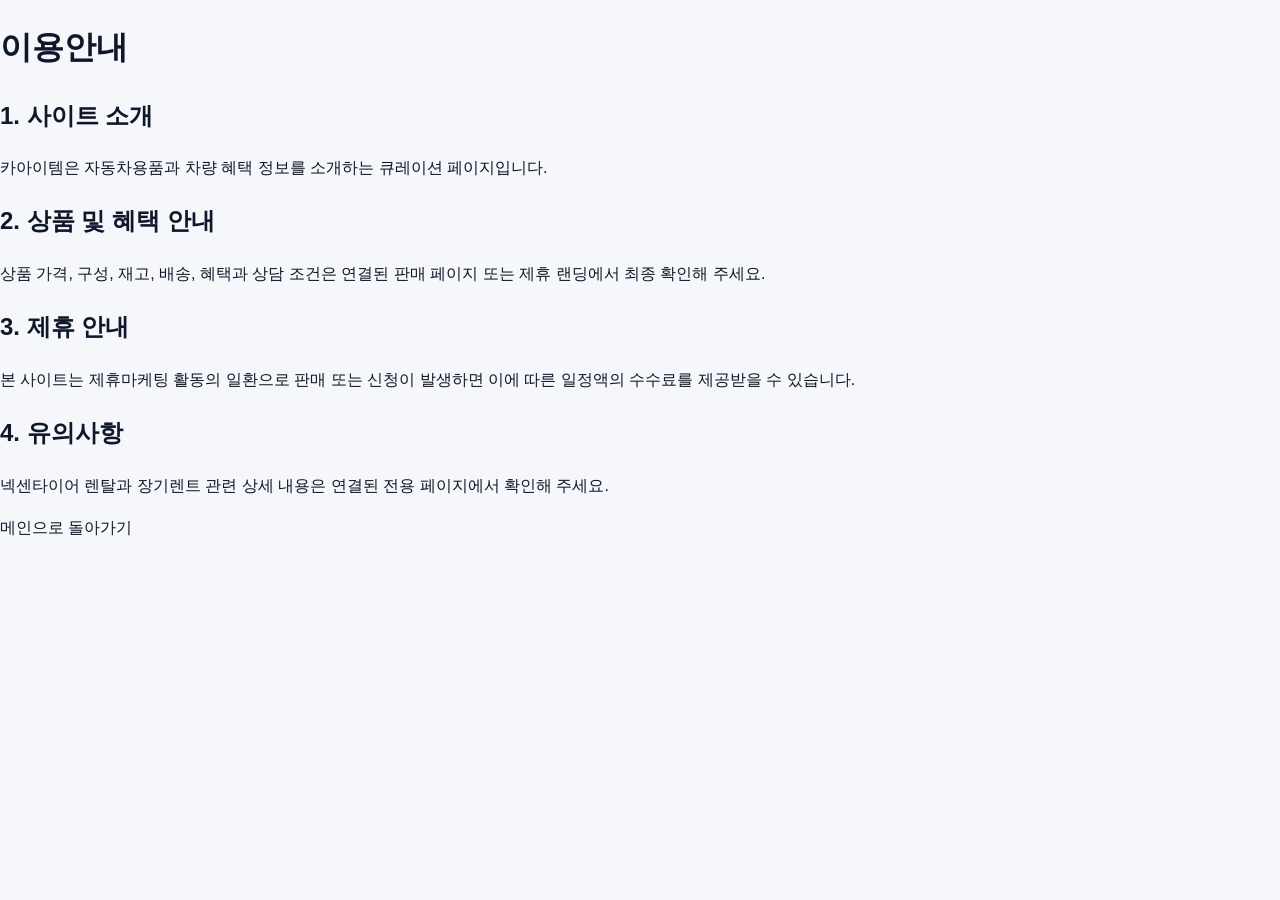
<file: terms/index.html>
<!doctype html>
<html lang="ko"><head><meta charset="utf-8"><meta name="viewport" content="width=device-width, initial-scale=1">
<title>이용안내 | 카아이템</title><link rel="stylesheet" href="../styles.css"></head>
<body><main class="policy-page"><div class="policy-wrap">
<h1>이용안내</h1>
<h2>1. 사이트 소개</h2>
<p>카아이템은 자동차용품과 차량 혜택 정보를 소개하는 큐레이션 페이지입니다.</p>
<h2>2. 상품 및 혜택 안내</h2>
<p>상품 가격, 구성, 재고, 배송, 혜택과 상담 조건은 연결된 판매 페이지 또는 제휴 랜딩에서 최종 확인해 주세요.</p>
<h2>3. 제휴 안내</h2>
<p>본 사이트는 제휴마케팅 활동의 일환으로 판매 또는 신청이 발생하면 이에 따른 일정액의 수수료를 제공받을 수 있습니다.</p>
<h2>4. 유의사항</h2>
<p>넥센타이어 렌탈과 장기렌트 관련 상세 내용은 연결된 전용 페이지에서 확인해 주세요.</p>
<a class="policy-back" href="../">메인으로 돌아가기</a>
</div></main></body></html>
</file>
<file: styles.css>
:root{--bg:#f5f7fb;--text:#0f172a;--muted:#475569;--shadow:0 18px 45px rgba(15,23,42,.09)}
*{box-sizing:border-box}html{scroll-behavior:smooth}body{margin:0;font-family:Pretendard,-apple-system,BlinkMacSystemFont,"Noto Sans KR","Segoe UI",sans-serif;background:var(--bg);color:var(--text);line-height:1.65}img{display:block;max-width:100%}a{text-decoration:none;color:inherit}.container{width:min(1200px,calc(100% - 36px));margin:auto}
.site-header{position:sticky;top:0;z-index:50;background:rgba(255,255,255,.96);border-bottom:1px solid #e5e7eb;backdrop-filter:blur(12px)}.header-inner{height:104px;display:flex;align-items:center;justify-content:space-between}.logo-image{height:74px;width:auto}.nav{display:flex;gap:30px;font-weight:800;color:#334155}
.hero{background:linear-gradient(135deg,#08162f,#102f66 55%,#174ea6);color:#fff;padding:82px 0 76px}.hero-inner{display:grid;grid-template-columns:1.05fr .95fr;gap:48px;align-items:center}.hero-tag{display:inline-block;background:rgba(255,255,255,.13);padding:8px 13px;border-radius:999px;font-weight:800}.hero h1{font-size:clamp(44px,5.8vw,70px);line-height:1.08;letter-spacing:-.055em;margin:18px 0}.hero p{font-size:21px;color:#dbeafe;margin:0}.hero-btn{display:inline-flex;margin-top:30px;background:#fff;color:#0f172a;padding:16px 23px;border-radius:16px;font-size:18px;font-weight:900}.hero-visual{min-height:360px;position:relative;display:flex;align-items:center;justify-content:center}.car-line{width:94%;height:220px;border:8px solid rgba(255,255,255,.9);border-left-color:transparent;border-right-color:transparent;border-bottom-width:14px;border-radius:55% 55% 30% 30%/70% 70% 25% 25%;transform:skewX(-8deg)}.category-pills{position:absolute;bottom:20px;display:flex;gap:10px;flex-wrap:wrap;justify-content:center}.category-pills span{background:#fff;color:#15305f;padding:9px 16px;border-radius:999px;font-weight:900}
.affiliate-disclosure{background:#fff6d8;border-top:1px solid #efca65;border-bottom:1px solid #efca65}.affiliate-disclosure p{margin:0;padding:18px 0;font-size:17px;font-weight:700;color:#281d00}.affiliate-disclosure strong{color:#d94700;font-size:21px}
.layout{display:grid;grid-template-columns:minmax(0,1fr) 310px;gap:28px;padding:48px 0 76px}.section-head{margin-bottom:26px}.section-head span{font-size:13px;font-weight:900;color:#2563eb;letter-spacing:.12em}.section-head h2{font-size:42px;line-height:1.18;letter-spacing:-.04em;margin:8px 0}.section-head p{font-size:19px;color:#475569;margin:0}.product-grid{display:grid;grid-template-columns:repeat(2,minmax(0,1fr));gap:22px}.product-card{background:#fff;border:1px solid #e6ebf1;border-radius:25px;overflow:hidden;box-shadow:var(--shadow);transition:.2s}.product-card:hover{transform:translateY(-5px)}.product-image-wrap{position:relative}.product-image{width:100%;aspect-ratio:1.55/1;object-fit:cover}.product-rank{position:absolute;left:15px;top:15px;background:#111827;color:#fff;padding:7px 11px;border-radius:999px;font-size:12px;font-weight:900}.product-content{padding:22px}.product-kicker{font-size:19px;font-weight:900;color:#1d4ed8}.product-content h3{font-size:29px;line-height:1.22;margin:6px 0 10px;letter-spacing:-.03em}.product-content p{font-size:17px;color:#475569;margin:0 0 20px;min-height:84px}.product-btn{display:flex;align-items:center;justify-content:center;background:#1d4ed8;color:#fff;min-height:57px;border-radius:16px;font-size:18px;font-weight:900}
.benefits-section{margin-top:54px;padding:34px;border-radius:30px;background:linear-gradient(135deg,#0b1531,#151f4e);color:#fff}.section-head.light span{color:#93c5fd}.section-head.light p{color:#dbeafe}.benefits-grid{display:grid;grid-template-columns:1fr 1fr;gap:18px}.benefit-card{padding:27px;border-radius:25px}.benefit-card.tire{background:linear-gradient(145deg,#fff5e4,#ffc47d);color:#111827}.benefit-card.rent{background:linear-gradient(145deg,#1b3f98,#5b37ca);color:#fff;box-shadow:0 16px 36px rgba(62,51,205,.38)}.benefit-top{font-size:14px;font-weight:900}.benefit-card h3{font-size:35px;line-height:1.15;margin:11px 0}.benefit-strong{font-size:23px;font-weight:900;margin:0}.benefit-card.tire .benefit-strong{color:#b84300}.benefit-card.rent .benefit-strong{color:#ffe67c}.benefit-desc{font-size:17px;margin:16px 0 20px}.benefit-btn{display:flex;align-items:center;justify-content:center;min-height:57px;border-radius:15px;font-size:17px;font-weight:900}.tire-btn{background:#ef5b0c;color:#fff}.rent-btn{background:#fff;color:#243d9b}
.sticky-rail{position:sticky;top:125px;align-self:start;display:flex;flex-direction:column;gap:14px}.rail-card{padding:23px;border-radius:23px;box-shadow:var(--shadow)}.rail-card.tire{background:linear-gradient(145deg,#fff1d8,#ffb35f)}.rail-card.rent{background:linear-gradient(145deg,#193d98,#6637d4);color:#fff;box-shadow:0 16px 38px rgba(55,45,190,.35)}.rail-card span,.rail-card strong,.rail-card em,.rail-card b{display:block}.rail-card span{font-size:14px;font-weight:900}.rail-card strong{font-size:29px;line-height:1.18;margin-top:9px}.rail-card em{font-style:normal;font-size:18px;font-weight:900;margin-top:8px}.rail-card.tire em{color:#9d3200}.rail-card.rent em{color:#ffe477}.rail-card b{margin-top:18px;font-size:17px}
.site-footer{background:#091221;color:#dbe4ef;padding:42px 0 112px}.footer-inner{display:grid;grid-template-columns:1.2fr .7fr 1fr;gap:30px}.footer-logo{height:64px;width:auto;margin-bottom:12px}.footer-brand p,.footer-company p{margin:0;font-size:16px}.footer-links{display:flex;flex-direction:column;gap:12px;padding-top:9px}.footer-links a{font-weight:800;color:#fff}.mobile-bar{display:none}
@media(max-width:1080px){.layout{grid-template-columns:1fr}.sticky-rail{display:none}}
@media(max-width:860px){
body{padding-bottom:86px}.header-inner{height:86px}.logo-image{height:58px}.nav{display:none}.hero{padding:55px 0 52px}.hero-inner{grid-template-columns:1fr}.hero h1{font-size:43px}.hero p{font-size:18px}.hero-visual{min-height:210px}.car-line{height:130px}.affiliate-disclosure p{font-size:16px;padding:16px 0}.layout{padding-top:34px}.section-head h2{font-size:33px}.section-head p{font-size:17px}.product-grid{grid-template-columns:1fr}.product-content h3{font-size:27px}.product-content p{min-height:0}.benefits-section{display:none}.footer-inner{grid-template-columns:1fr}.site-footer{padding-bottom:36px}.mobile-bar{display:grid;position:fixed;left:8px;right:8px;bottom:8px;z-index:100;grid-template-columns:1fr 1fr;gap:7px;background:#0f172a;padding:7px;border-radius:17px;box-shadow:0 15px 40px rgba(0,0,0,.33)}.mobile-bar a{border-radius:12px;padding:8px 10px;color:#fff;min-height:65px}.mobile-tire{background:#e85b0b}.mobile-rent{background:linear-gradient(135deg,#1d3c9b,#6237cf)}.mobile-bar span,.mobile-bar strong,.mobile-bar em{display:block;line-height:1.16}.mobile-bar span{font-size:11px}.mobile-bar strong{font-size:15px;margin-top:3px}.mobile-bar em{font-style:normal;font-size:11px;margin-top:3px;color:#fff2b0}}

/* final v3 refinements */
.hero{
  background:linear-gradient(135deg,#ffffff 0%,#f4f7fb 60%,#eef3f8 100%);
  color:#0f172a;
  padding:72px 0 68px;
}
.hero p{color:#475569}
.hero-tag{background:#e8eef8;color:#173a70}
.hero-btn{background:#173a70;color:#fff}
.hero-photo-collage{
  position:relative;
  min-height:430px;
}
.hero-photo-collage img{
  position:absolute;
  width:54%;
  aspect-ratio:1/1;
  object-fit:cover;
  border-radius:28px;
  border:8px solid #fff;
  box-shadow:0 22px 55px rgba(15,23,42,.16);
}
.hero-photo-collage img:nth-child(1){left:0;top:55px;z-index:2}
.hero-photo-collage img:nth-child(2){right:0;top:0;z-index:3}
.hero-photo-collage img:nth-child(3){right:12%;bottom:0;z-index:4;width:44%}

.rail-card.tire{
  background:linear-gradient(145deg,#ffd18f,#ff9348);
  color:#1e160f;
}
.rail-card.tire em{color:#8f2b00}
.rail-card.rent{
  background:linear-gradient(145deg,#006d68,#19b9a8);
  color:#fff;
  box-shadow:0 16px 38px rgba(0,109,104,.28);
}
.rail-card.rent em{color:#fff08a}

.simple-footer{
  padding:8px 0;
  text-align:left;
}
.simple-footer p{
  margin:3px 0;
  font-size:16px;
  line-height:1.7;
}
.simple-footer a{color:#fff;font-weight:800}

@media(max-width:860px){
  .hero{padding:50px 0 42px}
  .hero-photo-collage{min-height:300px;margin-top:10px}
  .hero-photo-collage img{border-width:5px;border-radius:20px}
  .simple-footer p{font-size:15px}
}

/* v4 final refinements */
.header-inner{height:108px}
.logo-image{height:88px;max-width:230px;object-fit:contain}
.footer-logo{height:72px}
.rail-card{padding:28px}
.rail-card span{font-size:17px}
.rail-card strong{font-size:40px;line-height:1.08}
.rail-card em{font-size:23px;line-height:1.25}
.rail-card b{font-size:21px;line-height:1.3;margin-top:22px}
.benefit-card h3{font-size:44px}
.benefit-strong{font-size:29px}
.benefit-desc{font-size:19px}
.benefit-btn{font-size:20px;min-height:64px}
.product-image{aspect-ratio:1.48/1;object-fit:cover;background:#fff}
@media (max-width:860px){
  .header-inner{height:88px}
  .logo-image{height:70px;max-width:185px}
  .footer-logo{height:62px}
}

/* v5 visibility refinements */
.header-inner{height:122px}
.logo-image{
  width:330px;
  height:auto;
  max-width:none;
  object-fit:contain;
}
.footer-logo{
  width:270px;
  height:auto;
  max-width:100%;
}
.product-image-wrap{
  background:#fff;
  padding:18px;
  min-height:360px;
  display:flex;
  align-items:center;
  justify-content:center;
}
.product-image{
  width:100%;
  height:330px;
  aspect-ratio:auto;
  object-fit:contain;
  object-position:center;
  background:#fff;
}
.hero-photo-collage img{
  object-fit:contain;
  object-position:center;
  background:#fff;
  padding:12px;
}
@media(max-width:860px){
  .header-inner{height:100px}
  .logo-image{width:255px;height:auto;max-width:none}
  .footer-logo{width:225px;height:auto}
  .product-image-wrap{min-height:280px;padding:14px}
  .product-image{height:250px}
  .hero-photo-collage img{padding:8px}
}

/* v6 final refinements */
.hero-photo-collage{display:grid !important;grid-template-columns:repeat(3,1fr);gap:16px;min-height:auto !important;align-items:stretch}
.hero-photo-collage img{position:static !important;width:100% !important;height:210px !important;aspect-ratio:auto !important;object-fit:contain !important;object-position:center center !important;background:#fff;padding:14px;border:7px solid #fff;border-radius:26px;box-shadow:0 18px 45px rgba(15,23,42,.16)}
.hero-photo-collage img:nth-child(3){width:100% !important}
.product-image-wrap{position:relative;background:#fff;padding:18px;min-height:360px;display:flex;align-items:center;justify-content:center}
.product-image{width:100% !important;height:320px !important;aspect-ratio:auto !important;object-fit:contain !important;object-position:center center !important;background:#fff}
.product-rank{z-index:5}
.benefit-card h3{font-size:50px !important;line-height:1.05 !important;letter-spacing:-.05em}
.benefit-strong{font-size:32px !important;line-height:1.12 !important}
.benefit-line{font-size:22px;font-weight:900;line-height:1.35}
.benefit-line.sub{font-size:20px}
.benefit-desc{font-size:18px !important;line-height:1.55 !important}
.benefit-top{font-size:15px !important}
.rail-card{padding:26px 24px !important}
.rail-card span{font-size:15px !important;font-weight:800 !important;opacity:.95}
.rail-card strong{font-size:48px !important;line-height:1.02 !important;letter-spacing:-.06em;margin-top:8px}
.rail-card em{font-size:28px !important;line-height:1.08 !important;margin-top:4px;font-weight:900 !important}
.rail-card b{display:block;font-size:18px !important;line-height:1.55 !important;margin-top:18px;font-weight:900 !important}
.rail-card .rail-cta{display:inline-block;margin-top:8px;font-size:20px;font-weight:900;text-decoration:none}
.mobile-bar strong{font-size:19px !important}
.mobile-bar span{font-size:12px !important}
.mobile-bar em{font-size:12px !important;font-style:normal;line-height:1.35;display:block;margin-top:4px}
@media(max-width:860px){
  .hero-photo-collage{grid-template-columns:repeat(3,1fr);gap:10px}
  .hero-photo-collage img{height:120px !important;padding:8px;border-width:5px;border-radius:18px}
  .product-image-wrap{min-height:280px;padding:14px}
  .product-image{height:240px !important}
  .benefit-card h3{font-size:42px !important}
  .benefit-strong{font-size:28px !important}
}

/* v7 exact uploaded product photos */
.hero-photo-collage{display:grid !important;grid-template-columns:repeat(3,minmax(0,1fr));gap:16px;align-items:stretch}
.hero-photo-collage img{position:static !important;width:100% !important;height:230px !important;object-fit:contain !important;object-position:center !important;background:#fff !important;padding:12px !important;border:7px solid #fff !important;border-radius:26px !important}
.product-image-wrap{min-height:390px !important;padding:20px !important;background:#fff !important}
.product-image{width:100% !important;height:350px !important;object-fit:contain !important;object-position:center !important;background:#fff !important}
.rail-card strong{font-size:56px !important;line-height:.98 !important;letter-spacing:-.065em !important;white-space:nowrap}
.rail-card em{font-size:25px !important;line-height:1.15 !important;margin-top:10px !important}
.rail-card b{font-size:18px !important;line-height:1.55 !important}
.rail-card .rail-cta{font-size:20px !important}
@media(max-width:860px){.hero-photo-collage{gap:8px}.hero-photo-collage img{height:128px !important;padding:6px !important;border-width:4px !important;border-radius:16px !important}.product-image-wrap{min-height:300px !important;padding:12px !important}.product-image{height:276px !important}}

/* v8 hero: four large original product photos, minimal whitespace */
.hero-inner{grid-template-columns:1fr 1fr;gap:38px}
.hero-photo-collage{
  display:grid !important;
  grid-template-columns:repeat(2,minmax(0,1fr)) !important;
  gap:12px !important;
  min-height:0 !important;
}
.hero-photo-collage a{
  display:block;
  height:240px;
  overflow:hidden;
  border-radius:22px;
  background:#fff;
  box-shadow:0 18px 45px rgba(15,23,42,.15);
}
.hero-photo-collage img{
  position:static !important;
  width:100% !important;
  height:100% !important;
  object-fit:cover !important;
  object-position:center !important;
  padding:0 !important;
  border:0 !important;
  border-radius:0 !important;
  box-shadow:none !important;
  background:#fff !important;
}
.hero-photo-collage a:hover img{transform:scale(1.025)}
.hero-photo-collage img{transition:transform .2s ease}
@media(max-width:860px){
  .hero-inner{grid-template-columns:1fr}
  .hero-photo-collage{grid-template-columns:repeat(2,minmax(0,1fr)) !important;gap:8px !important}
  .hero-photo-collage a{height:165px;border-radius:16px}
}

/* v9 final: enlarge all 12 supplied product photos */
.product-image-wrap{
  min-height:390px !important;
  padding:8px !important;
  background:#fff !important;
}
.product-image{
  width:100% !important;
  height:374px !important;
  object-fit:contain !important;
  object-position:center !important;
  background:#fff !important;
}
@media(max-width:860px){
  .product-image-wrap{
    min-height:292px !important;
    padding:6px !important;
  }
  .product-image{
    height:280px !important;
  }
}


/* ncp: 네이버 CPA 전용 첫 화면 */
.header-goods-link{
  margin-left:auto;
  display:flex;
  align-items:center;
  justify-content:center;
  min-height:52px;
  padding:11px 18px;
  border-radius:15px;
  background:#173a70;
  color:#fff;
  font-size:16px;
  font-weight:900;
  box-shadow:0 10px 24px rgba(23,58,112,.18);
}
.header-goods-link:hover{transform:translateY(-1px)}
.header-goods-mobile{display:none}

.cpa-hero{
  padding:58px 0 54px;
  background:linear-gradient(135deg,#f8fafc 0%,#edf3fb 58%,#e8f5f2 100%);
}
.cpa-intro{text-align:center;margin-bottom:30px}
.cpa-intro>span{
  display:inline-block;
  padding:7px 13px;
  border-radius:999px;
  background:#dce8f8;
  color:#173a70;
  font-size:14px;
  font-weight:900;
}
.cpa-intro h1{
  margin:13px 0 10px;
  font-size:clamp(38px,5vw,61px);
  line-height:1.08;
  letter-spacing:-.055em;
}
.cpa-intro p{margin:0;color:#475569;font-size:19px}

.cpa-split{
  display:grid;
  grid-template-columns:repeat(2,minmax(0,1fr));
  gap:20px;
  align-items:stretch;
}
.cpa-main-card{
  display:flex;
  flex-direction:column;
  min-height:610px;
  padding:34px;
  border-radius:30px;
  box-shadow:0 22px 52px rgba(15,23,42,.13);
  transition:transform .2s ease,box-shadow .2s ease;
}
.cpa-main-card:hover{transform:translateY(-5px);box-shadow:0 28px 58px rgba(15,23,42,.18)}
.tire-main{background:linear-gradient(145deg,#fff3df,#ffc77c);color:#1f170f}
.rent-main{background:linear-gradient(145deg,#056c68,#18ae9f);color:#fff}
.cpa-card-top{font-size:15px;font-weight:900;opacity:.85}
.cpa-main-card h2{
  margin:8px 0 0;
  font-size:54px;
  line-height:1;
  letter-spacing:-.06em;
}
.cpa-subtitle{
  margin-top:9px;
  font-size:23px;
  line-height:1.25;
  font-weight:900;
}
.cpa-price{
  margin-top:24px;
  font-size:27px;
  line-height:1.18;
  font-weight:950;
}
.tire-main .cpa-price{color:#a83700}
.rent-main .cpa-price{color:#fff7a8}
.cpa-benefit{
  margin-top:6px;
  font-size:21px;
  line-height:1.3;
  font-weight:900;
}
.cpa-main-card p{
  margin:20px 0 14px;
  font-size:17px;
  line-height:1.7;
}
.cpa-main-card ul{
  margin:0 0 24px;
  padding-left:21px;
  font-size:17px;
  font-weight:800;
  line-height:1.75;
}
.cpa-main-btn{
  display:flex;
  align-items:center;
  justify-content:center;
  min-height:64px;
  margin-top:auto;
  padding:13px 16px;
  border-radius:17px;
  font-size:20px;
  font-weight:950;
  text-align:center;
}
.tire-main .cpa-main-btn{background:#e85208;color:#fff}
.rent-main .cpa-main-btn{background:#fff;color:#075e5a}
.cpa-main-card small{
  display:block;
  margin-top:11px;
  font-size:13px;
  line-height:1.5;
  opacity:.78;
  text-align:center;
}
.rail-card.tire .rail-cta,.rail-card.rent .rail-cta{font-size:18px !important}
#best12{scroll-margin-top:138px}

@media(max-width:860px){
  .header-inner{gap:10px}
  .logo-link{flex:0 0 auto}
  .logo-image{width:218px !important}
  .header-goods-link{
    flex:1 1 auto;
    min-width:0;
    min-height:66px;
    padding:8px 9px;
    border-radius:14px;
    font-size:13px;
    line-height:1.23;
    text-align:center;
  }
  .header-goods-pc{display:none}
  .header-goods-mobile{display:block}
  .header-goods-mobile strong{font-size:14px}
  .cpa-hero{padding:36px 0 34px}
  .cpa-intro{text-align:left;margin-bottom:20px}
  .cpa-intro h1{font-size:35px}
  .cpa-intro p{font-size:16px}
  .cpa-split{grid-template-columns:1fr;gap:15px}
  .cpa-main-card{min-height:0;padding:25px 21px;border-radius:24px}
  .cpa-main-card h2{font-size:43px}
  .cpa-subtitle{font-size:19px}
  .cpa-price{font-size:23px;margin-top:18px}
  .cpa-benefit{font-size:18px}
  .cpa-main-card p,.cpa-main-card ul{font-size:15.5px}
  .cpa-main-btn{min-height:59px;font-size:17px}
  #best12{scroll-margin-top:112px}
}


/* ncp header CTA refinement */
.site-header .header-inner{
  display:grid;
  grid-template-columns:minmax(290px, 430px) minmax(420px, 1fr);
  align-items:center;
  gap:34px;
}
.site-header .logo-link{
  display:flex;
  align-items:center;
}
.site-header .logo-image{
  width:100%;
  max-width:430px;
}
.header-goods-link{
  width:100%;
  min-height:72px;
  margin-left:0;
  padding:16px 24px;
  border-radius:18px;
  font-size:20px;
  letter-spacing:-.03em;
  box-shadow:0 12px 28px rgba(23,58,112,.20);
}
.header-goods-pc{
  display:block;
  width:100%;
  text-align:center;
}

@media(max-width:860px){
  .site-header .header-inner{
    grid-template-columns:minmax(180px, 56%) minmax(0, 44%);
    gap:10px;
  }
  .site-header .logo-image{
    width:100% !important;
    max-width:none;
  }
  .header-goods-link{
    min-height:78px;
    padding:10px 10px;
    border-radius:15px;
    font-size:13px;
    line-height:1.3;
  }
  .header-goods-mobile{
    display:block;
    font-size:13px;
  }
  .header-goods-mobile strong{
    display:block;
    margin-top:3px;
    font-size:14px;
    line-height:1.25;
  }
}


/* final clickable header banner */
.header-goods-link{
  position:relative;
  overflow:hidden;
  display:grid;
  grid-template-columns:minmax(0,1fr) auto;
  align-items:center;
  gap:18px;
  min-height:88px;
  padding:15px 18px 15px 24px;
  border:2px solid rgba(255,255,255,.55);
  background:
    radial-gradient(circle at 12% 15%, rgba(255,255,255,.26), transparent 32%),
    linear-gradient(135deg,#ff7a00 0%,#ff9f1c 58%,#ffb347 100%);
  color:#fff;
  box-shadow:0 14px 30px rgba(229,94,0,.28);
}
.header-goods-link::after{
  content:"";
  position:absolute;
  inset:-60% auto -60% -28%;
  width:38%;
  transform:rotate(18deg);
  background:linear-gradient(90deg,transparent,rgba(255,255,255,.22),transparent);
  transition:left .35s ease;
}
.header-goods-link:hover::after{left:105%}
.header-goods-link:hover{
  transform:translateY(-2px);
  box-shadow:0 18px 34px rgba(229,94,0,.34);
}
.header-goods-pc,
.header-goods-mobile{
  width:100%;
}
.goods-copy{
  position:relative;
  z-index:1;
  display:flex;
  flex-wrap:wrap;
  align-items:center;
  gap:5px 9px;
  text-align:left;
}
.goods-copy strong{
  display:block;
  width:100%;
  font-size:24px;
  line-height:1.05;
  letter-spacing:-.045em;
}
.goods-copy>span:not(.goods-eyebrow){
  font-size:17px;
  font-weight:850;
}
.goods-copy b{
  color:#fff4a6;
  font-size:1.08em;
}
.goods-eyebrow{
  display:inline-flex;
  align-items:center;
  min-height:25px;
  padding:3px 9px;
  border-radius:999px;
  background:rgba(23,58,112,.9);
  color:#fff;
  font-size:12px;
  font-weight:900;
}
.goods-cta{
  position:relative;
  z-index:1;
  display:flex;
  align-items:center;
  justify-content:center;
  min-width:172px;
  min-height:54px;
  padding:10px 18px;
  border-radius:14px;
  background:#173a70;
  color:#fff;
  font-size:17px;
  font-weight:950;
  box-shadow:0 8px 18px rgba(23,58,112,.24);
  white-space:nowrap;
}

@media(max-width:860px){
  .header-goods-link{
    grid-template-columns:1fr;
    gap:7px;
    min-height:92px;
    padding:10px 9px;
    border-radius:15px;
  }
  .header-goods-mobile{
    display:grid;
    grid-template-columns:1fr;
    gap:7px;
  }
  .header-goods-mobile .goods-copy{
    display:block;
    text-align:center;
  }
  .header-goods-mobile .goods-copy strong{
    font-size:15px;
    line-height:1.15;
  }
  .header-goods-mobile .goods-copy>span{
    display:block;
    margin-top:3px;
    font-size:13px;
    font-weight:850;
  }
  .header-goods-mobile .goods-cta{
    min-width:0;
    min-height:34px;
    padding:6px 8px;
    border-radius:10px;
    font-size:13px;
  }
}


/* final v2: header is not fixed/sticky */
.site-header{
  position:static !important;
  top:auto !important;
  z-index:auto !important;
  transform:none !important;
}
.site-header .header-inner{
  position:static !important;
}
.header-goods-link{
  position:relative !important;
  top:auto !important;
  right:auto !important;
  left:auto !important;
  bottom:auto !important;
  transform:none;
  min-height:76px;
  padding:13px 17px 13px 20px;
}
.header-goods-link:hover{
  transform:translateY(-2px);
}
.goods-copy{
  gap:3px 8px;
}
.goods-copy strong{
  font-size:22px;
}
.goods-copy>span:not(.goods-eyebrow){
  font-size:16px;
}
.goods-cta{
  min-width:158px;
  min-height:48px;
  font-size:16px;
}
.goods-eyebrow{
  display:none !important;
}

@media(max-width:860px){
  .site-header{
    position:static !important;
  }
  .header-goods-link{
    min-height:78px;
    padding:9px 8px;
  }
  .header-goods-mobile .goods-copy strong{
    font-size:14px;
  }
  .header-goods-mobile .goods-copy>span{
    font-size:12.5px;
  }
  .header-goods-mobile .goods-cta{
    min-height:32px;
    font-size:12.5px;
  }
}


/* final v3: compact two-line banner */
.header-goods-link{
  min-height:68px !important;
  padding:10px 12px 10px 18px !important;
}
.header-goods-pc{
  display:grid !important;
  grid-template-columns:minmax(0,1fr) auto;
  align-items:center;
  gap:14px;
}
.header-goods-pc .goods-copy{
  display:block;
  text-align:left;
}
.header-goods-pc .goods-copy strong{
  display:block;
  font-size:21px;
  line-height:1.05;
}
.header-goods-pc .goods-copy>span{
  display:block;
  margin-top:4px;
  font-size:15px;
  line-height:1.15;
}
.goods-cta{
  min-width:124px !important;
  min-height:42px !important;
  padding:8px 14px !important;
  font-size:15px !important;
}

@media(max-width:860px){
  .header-goods-link{
    min-height:68px !important;
    padding:8px 8px !important;
  }
  .header-goods-pc{display:none !important}
  .header-goods-mobile{
    display:grid !important;
    grid-template-columns:1fr auto;
    align-items:center;
    gap:7px;
  }
  .header-goods-mobile .goods-copy{
    display:block !important;
    text-align:left !important;
  }
  .header-goods-mobile .goods-copy strong{
    display:block;
    font-size:13.5px !important;
    line-height:1.2;
  }
  .header-goods-mobile .goods-cta{
    min-width:80px !important;
    min-height:34px !important;
    padding:6px 8px !important;
    font-size:12px !important;
  }
}


/* final v4: single-line header banner */
.header-goods-link{
  display:grid !important;
  grid-template-columns:minmax(0,1fr) auto !important;
  align-items:center !important;
  gap:16px !important;
  min-height:66px !important;
  padding:10px 12px 10px 22px !important;
}
.header-goods-text{
  display:block;
  min-width:0;
  color:#fff;
  font-size:22px;
  line-height:1.15;
  font-weight:950;
  letter-spacing:-.045em;
  white-space:nowrap;
  overflow:hidden;
  text-overflow:ellipsis;
}
.header-goods-cta{
  display:flex;
  align-items:center;
  justify-content:center;
  min-width:126px;
  min-height:42px;
  padding:8px 14px;
  border-radius:13px;
  background:#173a70;
  color:#fff;
  font-size:15px;
  line-height:1;
  font-weight:950;
  white-space:nowrap;
  box-shadow:0 7px 16px rgba(23,58,112,.24);
}
/* 이전 버전 요소 완전 숨김 */
.header-goods-pc,
.header-goods-mobile,
.goods-copy,
.goods-cta,
.goods-eyebrow{
  display:none !important;
}

@media(max-width:860px){
  .header-goods-link{
    grid-template-columns:minmax(0,1fr) auto !important;
    gap:7px !important;
    min-height:64px !important;
    padding:8px 8px 8px 10px !important;
  }
  .header-goods-text{
    font-size:13px;
    line-height:1.2;
    white-space:normal;
    display:-webkit-box;
    -webkit-line-clamp:2;
    -webkit-box-orient:vertical;
  }
  .header-goods-cta{
    min-width:78px;
    min-height:34px;
    padding:6px 8px;
    border-radius:10px;
    font-size:12px;
  }
}


/* final v5: keep CTA close to headline */
.header-goods-link{
  display:flex !important;
  align-items:center !important;
  justify-content:flex-start !important;
  gap:18px !important;
  min-height:66px !important;
  padding:10px 16px 10px 20px !important;
}
.header-goods-text{
  flex:0 1 auto;
  font-size:22px;
  white-space:nowrap;
}
.header-goods-cta{
  flex:0 0 auto;
  min-width:118px;
  min-height:42px;
  margin-left:0 !important;
}

@media(max-width:860px){
  .header-goods-link{
    gap:8px !important;
    padding:8px 8px 8px 10px !important;
  }
  .header-goods-text{
    flex:1 1 auto;
    font-size:13px;
    white-space:normal;
  }
  .header-goods-cta{
    min-width:76px;
    min-height:34px;
  }
}


/* 최종: 상품 12개 사진 확대 */
.product-image-wrap{
  min-height:355px !important;
  padding:6px !important;
  overflow:hidden !important;
}
.product-image{
  width:100% !important;
  height:343px !important;
  object-fit:contain !important;
  object-position:center center !important;
  display:block !important;
}
@media(max-width:860px){
  .product-image-wrap{
    min-height:285px !important;
    padding:5px !important;
  }
  .product-image{
    height:275px !important;
  }
}
</file>
<file: dcar/styles.css>
:root{--bg:#f5f7fb;--text:#0f172a;--muted:#475569;--shadow:0 18px 45px rgba(15,23,42,.09)}
*{box-sizing:border-box}html{scroll-behavior:smooth}body{margin:0;font-family:Pretendard,-apple-system,BlinkMacSystemFont,"Noto Sans KR","Segoe UI",sans-serif;background:var(--bg);color:var(--text);line-height:1.65}img{display:block;max-width:100%}a{text-decoration:none;color:inherit}.container{width:min(1200px,calc(100% - 36px));margin:auto}
.site-header{position:sticky;top:0;z-index:50;background:rgba(255,255,255,.96);border-bottom:1px solid #e5e7eb;backdrop-filter:blur(12px)}.header-inner{height:104px;display:flex;align-items:center;justify-content:space-between}.logo-image{height:74px;width:auto}.nav{display:flex;gap:30px;font-weight:800;color:#334155}
.hero{background:linear-gradient(135deg,#08162f,#102f66 55%,#174ea6);color:#fff;padding:82px 0 76px}.hero-inner{display:grid;grid-template-columns:1.05fr .95fr;gap:48px;align-items:center}.hero-tag{display:inline-block;background:rgba(255,255,255,.13);padding:8px 13px;border-radius:999px;font-weight:800}.hero h1{font-size:clamp(44px,5.8vw,70px);line-height:1.08;letter-spacing:-.055em;margin:18px 0}.hero p{font-size:21px;color:#dbeafe;margin:0}.hero-btn{display:inline-flex;margin-top:30px;background:#fff;color:#0f172a;padding:16px 23px;border-radius:16px;font-size:18px;font-weight:900}.hero-visual{min-height:360px;position:relative;display:flex;align-items:center;justify-content:center}.car-line{width:94%;height:220px;border:8px solid rgba(255,255,255,.9);border-left-color:transparent;border-right-color:transparent;border-bottom-width:14px;border-radius:55% 55% 30% 30%/70% 70% 25% 25%;transform:skewX(-8deg)}.category-pills{position:absolute;bottom:20px;display:flex;gap:10px;flex-wrap:wrap;justify-content:center}.category-pills span{background:#fff;color:#15305f;padding:9px 16px;border-radius:999px;font-weight:900}
.affiliate-disclosure{background:#fff6d8;border-top:1px solid #efca65;border-bottom:1px solid #efca65}.affiliate-disclosure p{margin:0;padding:18px 0;font-size:17px;font-weight:700;color:#281d00}.affiliate-disclosure strong{color:#d94700;font-size:21px}
.layout{display:grid;grid-template-columns:minmax(0,1fr) 310px;gap:28px;padding:48px 0 76px}.section-head{margin-bottom:26px}.section-head span{font-size:13px;font-weight:900;color:#2563eb;letter-spacing:.12em}.section-head h2{font-size:42px;line-height:1.18;letter-spacing:-.04em;margin:8px 0}.section-head p{font-size:19px;color:#475569;margin:0}.product-grid{display:grid;grid-template-columns:repeat(2,minmax(0,1fr));gap:22px}.product-card{background:#fff;border:1px solid #e6ebf1;border-radius:25px;overflow:hidden;box-shadow:var(--shadow);transition:.2s}.product-card:hover{transform:translateY(-5px)}.product-image-wrap{position:relative}.product-image{width:100%;aspect-ratio:1.55/1;object-fit:cover}.product-rank{position:absolute;left:15px;top:15px;background:#111827;color:#fff;padding:7px 11px;border-radius:999px;font-size:12px;font-weight:900}.product-content{padding:22px}.product-kicker{font-size:19px;font-weight:900;color:#1d4ed8}.product-content h3{font-size:29px;line-height:1.22;margin:6px 0 10px;letter-spacing:-.03em}.product-content p{font-size:17px;color:#475569;margin:0 0 20px;min-height:84px}.product-btn{display:flex;align-items:center;justify-content:center;background:#1d4ed8;color:#fff;min-height:57px;border-radius:16px;font-size:18px;font-weight:900}
.benefits-section{margin-top:54px;padding:34px;border-radius:30px;background:linear-gradient(135deg,#0b1531,#151f4e);color:#fff}.section-head.light span{color:#93c5fd}.section-head.light p{color:#dbeafe}.benefits-grid{display:grid;grid-template-columns:1fr 1fr;gap:18px}.benefit-card{padding:27px;border-radius:25px}.benefit-card.tire{background:linear-gradient(145deg,#fff5e4,#ffc47d);color:#111827}.benefit-card.rent{background:linear-gradient(145deg,#1b3f98,#5b37ca);color:#fff;box-shadow:0 16px 36px rgba(62,51,205,.38)}.benefit-top{font-size:14px;font-weight:900}.benefit-card h3{font-size:35px;line-height:1.15;margin:11px 0}.benefit-strong{font-size:23px;font-weight:900;margin:0}.benefit-card.tire .benefit-strong{color:#b84300}.benefit-card.rent .benefit-strong{color:#ffe67c}.benefit-desc{font-size:17px;margin:16px 0 20px}.benefit-btn{display:flex;align-items:center;justify-content:center;min-height:57px;border-radius:15px;font-size:17px;font-weight:900}.tire-btn{background:#ef5b0c;color:#fff}.rent-btn{background:#fff;color:#243d9b}
.sticky-rail{position:sticky;top:125px;align-self:start;display:flex;flex-direction:column;gap:14px}.rail-card{padding:23px;border-radius:23px;box-shadow:var(--shadow)}.rail-card.tire{background:linear-gradient(145deg,#fff1d8,#ffb35f)}.rail-card.rent{background:linear-gradient(145deg,#193d98,#6637d4);color:#fff;box-shadow:0 16px 38px rgba(55,45,190,.35)}.rail-card span,.rail-card strong,.rail-card em,.rail-card b{display:block}.rail-card span{font-size:14px;font-weight:900}.rail-card strong{font-size:29px;line-height:1.18;margin-top:9px}.rail-card em{font-style:normal;font-size:18px;font-weight:900;margin-top:8px}.rail-card.tire em{color:#9d3200}.rail-card.rent em{color:#ffe477}.rail-card b{margin-top:18px;font-size:17px}
.site-footer{background:#091221;color:#dbe4ef;padding:42px 0 112px}.footer-inner{display:grid;grid-template-columns:1.2fr .7fr 1fr;gap:30px}.footer-logo{height:64px;width:auto;margin-bottom:12px}.footer-brand p,.footer-company p{margin:0;font-size:16px}.footer-links{display:flex;flex-direction:column;gap:12px;padding-top:9px}.footer-links a{font-weight:800;color:#fff}.mobile-bar{display:none}
@media(max-width:1080px){.layout{grid-template-columns:1fr}.sticky-rail{display:none}}
@media(max-width:860px){
body{padding-bottom:86px}.header-inner{height:86px}.logo-image{height:58px}.nav{display:none}.hero{padding:55px 0 52px}.hero-inner{grid-template-columns:1fr}.hero h1{font-size:43px}.hero p{font-size:18px}.hero-visual{min-height:210px}.car-line{height:130px}.affiliate-disclosure p{font-size:16px;padding:16px 0}.layout{padding-top:34px}.section-head h2{font-size:33px}.section-head p{font-size:17px}.product-grid{grid-template-columns:1fr}.product-content h3{font-size:27px}.product-content p{min-height:0}.benefits-section{display:none}.footer-inner{grid-template-columns:1fr}.site-footer{padding-bottom:36px}.mobile-bar{display:grid;position:fixed;left:8px;right:8px;bottom:8px;z-index:100;grid-template-columns:1fr 1fr;gap:7px;background:#0f172a;padding:7px;border-radius:17px;box-shadow:0 15px 40px rgba(0,0,0,.33)}.mobile-bar a{border-radius:12px;padding:8px 10px;color:#fff;min-height:65px}.mobile-tire{background:#e85b0b}.mobile-rent{background:linear-gradient(135deg,#1d3c9b,#6237cf)}.mobile-bar span,.mobile-bar strong,.mobile-bar em{display:block;line-height:1.16}.mobile-bar span{font-size:11px}.mobile-bar strong{font-size:15px;margin-top:3px}.mobile-bar em{font-style:normal;font-size:11px;margin-top:3px;color:#fff2b0}}

/* final v3 refinements */
.hero{
  background:linear-gradient(135deg,#ffffff 0%,#f4f7fb 60%,#eef3f8 100%);
  color:#0f172a;
  padding:72px 0 68px;
}
.hero p{color:#475569}
.hero-tag{background:#e8eef8;color:#173a70}
.hero-btn{background:#173a70;color:#fff}
.hero-photo-collage{
  position:relative;
  min-height:430px;
}
.hero-photo-collage img{
  position:absolute;
  width:54%;
  aspect-ratio:1/1;
  object-fit:cover;
  border-radius:28px;
  border:8px solid #fff;
  box-shadow:0 22px 55px rgba(15,23,42,.16);
}
.hero-photo-collage img:nth-child(1){left:0;top:55px;z-index:2}
.hero-photo-collage img:nth-child(2){right:0;top:0;z-index:3}
.hero-photo-collage img:nth-child(3){right:12%;bottom:0;z-index:4;width:44%}

.rail-card.tire{
  background:linear-gradient(145deg,#ffd18f,#ff9348);
  color:#1e160f;
}
.rail-card.tire em{color:#8f2b00}
.rail-card.rent{
  background:linear-gradient(145deg,#006d68,#19b9a8);
  color:#fff;
  box-shadow:0 16px 38px rgba(0,109,104,.28);
}
.rail-card.rent em{color:#fff08a}

.simple-footer{
  padding:8px 0;
  text-align:left;
}
.simple-footer p{
  margin:3px 0;
  font-size:16px;
  line-height:1.7;
}
.simple-footer a{color:#fff;font-weight:800}

@media(max-width:860px){
  .hero{padding:50px 0 42px}
  .hero-photo-collage{min-height:300px;margin-top:10px}
  .hero-photo-collage img{border-width:5px;border-radius:20px}
  .simple-footer p{font-size:15px}
}

/* v4 final refinements */
.header-inner{height:108px}
.logo-image{height:88px;max-width:230px;object-fit:contain}
.footer-logo{height:72px}
.rail-card{padding:28px}
.rail-card span{font-size:17px}
.rail-card strong{font-size:40px;line-height:1.08}
.rail-card em{font-size:23px;line-height:1.25}
.rail-card b{font-size:21px;line-height:1.3;margin-top:22px}
.benefit-card h3{font-size:44px}
.benefit-strong{font-size:29px}
.benefit-desc{font-size:19px}
.benefit-btn{font-size:20px;min-height:64px}
.product-image{aspect-ratio:1.48/1;object-fit:cover;background:#fff}
@media (max-width:860px){
  .header-inner{height:88px}
  .logo-image{height:70px;max-width:185px}
  .footer-logo{height:62px}
}

/* v5 visibility refinements */
.header-inner{height:122px}
.logo-image{
  width:330px;
  height:auto;
  max-width:none;
  object-fit:contain;
}
.footer-logo{
  width:270px;
  height:auto;
  max-width:100%;
}
.product-image-wrap{
  background:#fff;
  padding:18px;
  min-height:360px;
  display:flex;
  align-items:center;
  justify-content:center;
}
.product-image{
  width:100%;
  height:330px;
  aspect-ratio:auto;
  object-fit:contain;
  object-position:center;
  background:#fff;
}
.hero-photo-collage img{
  object-fit:contain;
  object-position:center;
  background:#fff;
  padding:12px;
}
@media(max-width:860px){
  .header-inner{height:100px}
  .logo-image{width:255px;height:auto;max-width:none}
  .footer-logo{width:225px;height:auto}
  .product-image-wrap{min-height:280px;padding:14px}
  .product-image{height:250px}
  .hero-photo-collage img{padding:8px}
}

/* v6 final refinements */
.hero-photo-collage{display:grid !important;grid-template-columns:repeat(3,1fr);gap:16px;min-height:auto !important;align-items:stretch}
.hero-photo-collage img{position:static !important;width:100% !important;height:210px !important;aspect-ratio:auto !important;object-fit:contain !important;object-position:center center !important;background:#fff;padding:14px;border:7px solid #fff;border-radius:26px;box-shadow:0 18px 45px rgba(15,23,42,.16)}
.hero-photo-collage img:nth-child(3){width:100% !important}
.product-image-wrap{position:relative;background:#fff;padding:18px;min-height:360px;display:flex;align-items:center;justify-content:center}
.product-image{width:100% !important;height:320px !important;aspect-ratio:auto !important;object-fit:contain !important;object-position:center center !important;background:#fff}
.product-rank{z-index:5}
.benefit-card h3{font-size:50px !important;line-height:1.05 !important;letter-spacing:-.05em}
.benefit-strong{font-size:32px !important;line-height:1.12 !important}
.benefit-line{font-size:22px;font-weight:900;line-height:1.35}
.benefit-line.sub{font-size:20px}
.benefit-desc{font-size:18px !important;line-height:1.55 !important}
.benefit-top{font-size:15px !important}
.rail-card{padding:26px 24px !important}
.rail-card span{font-size:15px !important;font-weight:800 !important;opacity:.95}
.rail-card strong{font-size:48px !important;line-height:1.02 !important;letter-spacing:-.06em;margin-top:8px}
.rail-card em{font-size:28px !important;line-height:1.08 !important;margin-top:4px;font-weight:900 !important}
.rail-card b{display:block;font-size:18px !important;line-height:1.55 !important;margin-top:18px;font-weight:900 !important}
.rail-card .rail-cta{display:inline-block;margin-top:8px;font-size:20px;font-weight:900;text-decoration:none}
.mobile-bar strong{font-size:19px !important}
.mobile-bar span{font-size:12px !important}
.mobile-bar em{font-size:12px !important;font-style:normal;line-height:1.35;display:block;margin-top:4px}
@media(max-width:860px){
  .hero-photo-collage{grid-template-columns:repeat(3,1fr);gap:10px}
  .hero-photo-collage img{height:120px !important;padding:8px;border-width:5px;border-radius:18px}
  .product-image-wrap{min-height:280px;padding:14px}
  .product-image{height:240px !important}
  .benefit-card h3{font-size:42px !important}
  .benefit-strong{font-size:28px !important}
}

/* v7 exact uploaded product photos */
.hero-photo-collage{display:grid !important;grid-template-columns:repeat(3,minmax(0,1fr));gap:16px;align-items:stretch}
.hero-photo-collage img{position:static !important;width:100% !important;height:230px !important;object-fit:contain !important;object-position:center !important;background:#fff !important;padding:12px !important;border:7px solid #fff !important;border-radius:26px !important}
.product-image-wrap{min-height:390px !important;padding:20px !important;background:#fff !important}
.product-image{width:100% !important;height:350px !important;object-fit:contain !important;object-position:center !important;background:#fff !important}
.rail-card strong{font-size:56px !important;line-height:.98 !important;letter-spacing:-.065em !important;white-space:nowrap}
.rail-card em{font-size:25px !important;line-height:1.15 !important;margin-top:10px !important}
.rail-card b{font-size:18px !important;line-height:1.55 !important}
.rail-card .rail-cta{font-size:20px !important}
@media(max-width:860px){.hero-photo-collage{gap:8px}.hero-photo-collage img{height:128px !important;padding:6px !important;border-width:4px !important;border-radius:16px !important}.product-image-wrap{min-height:300px !important;padding:12px !important}.product-image{height:276px !important}}

/* v8 hero: four large original product photos, minimal whitespace */
.hero-inner{grid-template-columns:1fr 1fr;gap:38px}
.hero-photo-collage{
  display:grid !important;
  grid-template-columns:repeat(2,minmax(0,1fr)) !important;
  gap:12px !important;
  min-height:0 !important;
}
.hero-photo-collage a{
  display:block;
  height:240px;
  overflow:hidden;
  border-radius:22px;
  background:#fff;
  box-shadow:0 18px 45px rgba(15,23,42,.15);
}
.hero-photo-collage img{
  position:static !important;
  width:100% !important;
  height:100% !important;
  object-fit:cover !important;
  object-position:center !important;
  padding:0 !important;
  border:0 !important;
  border-radius:0 !important;
  box-shadow:none !important;
  background:#fff !important;
}
.hero-photo-collage a:hover img{transform:scale(1.025)}
.hero-photo-collage img{transition:transform .2s ease}
@media(max-width:860px){
  .hero-inner{grid-template-columns:1fr}
  .hero-photo-collage{grid-template-columns:repeat(2,minmax(0,1fr)) !important;gap:8px !important}
  .hero-photo-collage a{height:165px;border-radius:16px}
}

/* v9 final: enlarge all 12 supplied product photos */
.product-image-wrap{
  min-height:390px !important;
  padding:8px !important;
  background:#fff !important;
}
.product-image{
  width:100% !important;
  height:374px !important;
  object-fit:contain !important;
  object-position:center !important;
  background:#fff !important;
}
@media(max-width:860px){
  .product-image-wrap{
    min-height:292px !important;
    padding:6px !important;
  }
  .product-image{
    height:280px !important;
  }
}
</file>
<file: dcp/styles.css>
:root{--bg:#f5f7fb;--text:#0f172a;--muted:#475569;--shadow:0 18px 45px rgba(15,23,42,.09)}
*{box-sizing:border-box}html{scroll-behavior:smooth}body{margin:0;font-family:Pretendard,-apple-system,BlinkMacSystemFont,"Noto Sans KR","Segoe UI",sans-serif;background:var(--bg);color:var(--text);line-height:1.65}img{display:block;max-width:100%}a{text-decoration:none;color:inherit}.container{width:min(1200px,calc(100% - 36px));margin:auto}
.site-header{position:sticky;top:0;z-index:50;background:rgba(255,255,255,.96);border-bottom:1px solid #e5e7eb;backdrop-filter:blur(12px)}.header-inner{height:104px;display:flex;align-items:center;justify-content:space-between}.logo-image{height:74px;width:auto}.nav{display:flex;gap:30px;font-weight:800;color:#334155}
.hero{background:linear-gradient(135deg,#08162f,#102f66 55%,#174ea6);color:#fff;padding:82px 0 76px}.hero-inner{display:grid;grid-template-columns:1.05fr .95fr;gap:48px;align-items:center}.hero-tag{display:inline-block;background:rgba(255,255,255,.13);padding:8px 13px;border-radius:999px;font-weight:800}.hero h1{font-size:clamp(44px,5.8vw,70px);line-height:1.08;letter-spacing:-.055em;margin:18px 0}.hero p{font-size:21px;color:#dbeafe;margin:0}.hero-btn{display:inline-flex;margin-top:30px;background:#fff;color:#0f172a;padding:16px 23px;border-radius:16px;font-size:18px;font-weight:900}.hero-visual{min-height:360px;position:relative;display:flex;align-items:center;justify-content:center}.car-line{width:94%;height:220px;border:8px solid rgba(255,255,255,.9);border-left-color:transparent;border-right-color:transparent;border-bottom-width:14px;border-radius:55% 55% 30% 30%/70% 70% 25% 25%;transform:skewX(-8deg)}.category-pills{position:absolute;bottom:20px;display:flex;gap:10px;flex-wrap:wrap;justify-content:center}.category-pills span{background:#fff;color:#15305f;padding:9px 16px;border-radius:999px;font-weight:900}
.affiliate-disclosure{background:#fff6d8;border-top:1px solid #efca65;border-bottom:1px solid #efca65}.affiliate-disclosure p{margin:0;padding:18px 0;font-size:17px;font-weight:700;color:#281d00}.affiliate-disclosure strong{color:#d94700;font-size:21px}
.layout{display:grid;grid-template-columns:minmax(0,1fr) 310px;gap:28px;padding:48px 0 76px}.section-head{margin-bottom:26px}.section-head span{font-size:13px;font-weight:900;color:#2563eb;letter-spacing:.12em}.section-head h2{font-size:42px;line-height:1.18;letter-spacing:-.04em;margin:8px 0}.section-head p{font-size:19px;color:#475569;margin:0}.product-grid{display:grid;grid-template-columns:repeat(2,minmax(0,1fr));gap:22px}.product-card{background:#fff;border:1px solid #e6ebf1;border-radius:25px;overflow:hidden;box-shadow:var(--shadow);transition:.2s}.product-card:hover{transform:translateY(-5px)}.product-image-wrap{position:relative}.product-image{width:100%;aspect-ratio:1.55/1;object-fit:cover}.product-rank{position:absolute;left:15px;top:15px;background:#111827;color:#fff;padding:7px 11px;border-radius:999px;font-size:12px;font-weight:900}.product-content{padding:22px}.product-kicker{font-size:19px;font-weight:900;color:#1d4ed8}.product-content h3{font-size:29px;line-height:1.22;margin:6px 0 10px;letter-spacing:-.03em}.product-content p{font-size:17px;color:#475569;margin:0 0 20px;min-height:84px}.product-btn{display:flex;align-items:center;justify-content:center;background:#1d4ed8;color:#fff;min-height:57px;border-radius:16px;font-size:18px;font-weight:900}
.benefits-section{margin-top:54px;padding:34px;border-radius:30px;background:linear-gradient(135deg,#0b1531,#151f4e);color:#fff}.section-head.light span{color:#93c5fd}.section-head.light p{color:#dbeafe}.benefits-grid{display:grid;grid-template-columns:1fr 1fr;gap:18px}.benefit-card{padding:27px;border-radius:25px}.benefit-card.tire{background:linear-gradient(145deg,#fff5e4,#ffc47d);color:#111827}.benefit-card.rent{background:linear-gradient(145deg,#1b3f98,#5b37ca);color:#fff;box-shadow:0 16px 36px rgba(62,51,205,.38)}.benefit-top{font-size:14px;font-weight:900}.benefit-card h3{font-size:35px;line-height:1.15;margin:11px 0}.benefit-strong{font-size:23px;font-weight:900;margin:0}.benefit-card.tire .benefit-strong{color:#b84300}.benefit-card.rent .benefit-strong{color:#ffe67c}.benefit-desc{font-size:17px;margin:16px 0 20px}.benefit-btn{display:flex;align-items:center;justify-content:center;min-height:57px;border-radius:15px;font-size:17px;font-weight:900}.tire-btn{background:#ef5b0c;color:#fff}.rent-btn{background:#fff;color:#243d9b}
.sticky-rail{position:sticky;top:125px;align-self:start;display:flex;flex-direction:column;gap:14px}.rail-card{padding:23px;border-radius:23px;box-shadow:var(--shadow)}.rail-card.tire{background:linear-gradient(145deg,#fff1d8,#ffb35f)}.rail-card.rent{background:linear-gradient(145deg,#193d98,#6637d4);color:#fff;box-shadow:0 16px 38px rgba(55,45,190,.35)}.rail-card span,.rail-card strong,.rail-card em,.rail-card b{display:block}.rail-card span{font-size:14px;font-weight:900}.rail-card strong{font-size:29px;line-height:1.18;margin-top:9px}.rail-card em{font-style:normal;font-size:18px;font-weight:900;margin-top:8px}.rail-card.tire em{color:#9d3200}.rail-card.rent em{color:#ffe477}.rail-card b{margin-top:18px;font-size:17px}
.site-footer{background:#091221;color:#dbe4ef;padding:42px 0 112px}.footer-inner{display:grid;grid-template-columns:1.2fr .7fr 1fr;gap:30px}.footer-logo{height:64px;width:auto;margin-bottom:12px}.footer-brand p,.footer-company p{margin:0;font-size:16px}.footer-links{display:flex;flex-direction:column;gap:12px;padding-top:9px}.footer-links a{font-weight:800;color:#fff}.mobile-bar{display:none}
@media(max-width:1080px){.layout{grid-template-columns:1fr}.sticky-rail{display:none}}
@media(max-width:860px){
body{padding-bottom:86px}.header-inner{height:86px}.logo-image{height:58px}.nav{display:none}.hero{padding:55px 0 52px}.hero-inner{grid-template-columns:1fr}.hero h1{font-size:43px}.hero p{font-size:18px}.hero-visual{min-height:210px}.car-line{height:130px}.affiliate-disclosure p{font-size:16px;padding:16px 0}.layout{padding-top:34px}.section-head h2{font-size:33px}.section-head p{font-size:17px}.product-grid{grid-template-columns:1fr}.product-content h3{font-size:27px}.product-content p{min-height:0}.benefits-section{display:none}.footer-inner{grid-template-columns:1fr}.site-footer{padding-bottom:36px}.mobile-bar{display:grid;position:fixed;left:8px;right:8px;bottom:8px;z-index:100;grid-template-columns:1fr 1fr;gap:7px;background:#0f172a;padding:7px;border-radius:17px;box-shadow:0 15px 40px rgba(0,0,0,.33)}.mobile-bar a{border-radius:12px;padding:8px 10px;color:#fff;min-height:65px}.mobile-tire{background:#e85b0b}.mobile-rent{background:linear-gradient(135deg,#1d3c9b,#6237cf)}.mobile-bar span,.mobile-bar strong,.mobile-bar em{display:block;line-height:1.16}.mobile-bar span{font-size:11px}.mobile-bar strong{font-size:15px;margin-top:3px}.mobile-bar em{font-style:normal;font-size:11px;margin-top:3px;color:#fff2b0}}

/* final v3 refinements */
.hero{
  background:linear-gradient(135deg,#ffffff 0%,#f4f7fb 60%,#eef3f8 100%);
  color:#0f172a;
  padding:72px 0 68px;
}
.hero p{color:#475569}
.hero-tag{background:#e8eef8;color:#173a70}
.hero-btn{background:#173a70;color:#fff}
.hero-photo-collage{
  position:relative;
  min-height:430px;
}
.hero-photo-collage img{
  position:absolute;
  width:54%;
  aspect-ratio:1/1;
  object-fit:cover;
  border-radius:28px;
  border:8px solid #fff;
  box-shadow:0 22px 55px rgba(15,23,42,.16);
}
.hero-photo-collage img:nth-child(1){left:0;top:55px;z-index:2}
.hero-photo-collage img:nth-child(2){right:0;top:0;z-index:3}
.hero-photo-collage img:nth-child(3){right:12%;bottom:0;z-index:4;width:44%}

.rail-card.tire{
  background:linear-gradient(145deg,#ffd18f,#ff9348);
  color:#1e160f;
}
.rail-card.tire em{color:#8f2b00}
.rail-card.rent{
  background:linear-gradient(145deg,#006d68,#19b9a8);
  color:#fff;
  box-shadow:0 16px 38px rgba(0,109,104,.28);
}
.rail-card.rent em{color:#fff08a}

.simple-footer{
  padding:8px 0;
  text-align:left;
}
.simple-footer p{
  margin:3px 0;
  font-size:16px;
  line-height:1.7;
}
.simple-footer a{color:#fff;font-weight:800}

@media(max-width:860px){
  .hero{padding:50px 0 42px}
  .hero-photo-collage{min-height:300px;margin-top:10px}
  .hero-photo-collage img{border-width:5px;border-radius:20px}
  .simple-footer p{font-size:15px}
}

/* v4 final refinements */
.header-inner{height:108px}
.logo-image{height:88px;max-width:230px;object-fit:contain}
.footer-logo{height:72px}
.rail-card{padding:28px}
.rail-card span{font-size:17px}
.rail-card strong{font-size:40px;line-height:1.08}
.rail-card em{font-size:23px;line-height:1.25}
.rail-card b{font-size:21px;line-height:1.3;margin-top:22px}
.benefit-card h3{font-size:44px}
.benefit-strong{font-size:29px}
.benefit-desc{font-size:19px}
.benefit-btn{font-size:20px;min-height:64px}
.product-image{aspect-ratio:1.48/1;object-fit:cover;background:#fff}
@media (max-width:860px){
  .header-inner{height:88px}
  .logo-image{height:70px;max-width:185px}
  .footer-logo{height:62px}
}

/* v5 visibility refinements */
.header-inner{height:122px}
.logo-image{
  width:330px;
  height:auto;
  max-width:none;
  object-fit:contain;
}
.footer-logo{
  width:270px;
  height:auto;
  max-width:100%;
}
.product-image-wrap{
  background:#fff;
  padding:18px;
  min-height:360px;
  display:flex;
  align-items:center;
  justify-content:center;
}
.product-image{
  width:100%;
  height:330px;
  aspect-ratio:auto;
  object-fit:contain;
  object-position:center;
  background:#fff;
}
.hero-photo-collage img{
  object-fit:contain;
  object-position:center;
  background:#fff;
  padding:12px;
}
@media(max-width:860px){
  .header-inner{height:100px}
  .logo-image{width:255px;height:auto;max-width:none}
  .footer-logo{width:225px;height:auto}
  .product-image-wrap{min-height:280px;padding:14px}
  .product-image{height:250px}
  .hero-photo-collage img{padding:8px}
}

/* v6 final refinements */
.hero-photo-collage{display:grid !important;grid-template-columns:repeat(3,1fr);gap:16px;min-height:auto !important;align-items:stretch}
.hero-photo-collage img{position:static !important;width:100% !important;height:210px !important;aspect-ratio:auto !important;object-fit:contain !important;object-position:center center !important;background:#fff;padding:14px;border:7px solid #fff;border-radius:26px;box-shadow:0 18px 45px rgba(15,23,42,.16)}
.hero-photo-collage img:nth-child(3){width:100% !important}
.product-image-wrap{position:relative;background:#fff;padding:18px;min-height:360px;display:flex;align-items:center;justify-content:center}
.product-image{width:100% !important;height:320px !important;aspect-ratio:auto !important;object-fit:contain !important;object-position:center center !important;background:#fff}
.product-rank{z-index:5}
.benefit-card h3{font-size:50px !important;line-height:1.05 !important;letter-spacing:-.05em}
.benefit-strong{font-size:32px !important;line-height:1.12 !important}
.benefit-line{font-size:22px;font-weight:900;line-height:1.35}
.benefit-line.sub{font-size:20px}
.benefit-desc{font-size:18px !important;line-height:1.55 !important}
.benefit-top{font-size:15px !important}
.rail-card{padding:26px 24px !important}
.rail-card span{font-size:15px !important;font-weight:800 !important;opacity:.95}
.rail-card strong{font-size:48px !important;line-height:1.02 !important;letter-spacing:-.06em;margin-top:8px}
.rail-card em{font-size:28px !important;line-height:1.08 !important;margin-top:4px;font-weight:900 !important}
.rail-card b{display:block;font-size:18px !important;line-height:1.55 !important;margin-top:18px;font-weight:900 !important}
.rail-card .rail-cta{display:inline-block;margin-top:8px;font-size:20px;font-weight:900;text-decoration:none}
.mobile-bar strong{font-size:19px !important}
.mobile-bar span{font-size:12px !important}
.mobile-bar em{font-size:12px !important;font-style:normal;line-height:1.35;display:block;margin-top:4px}
@media(max-width:860px){
  .hero-photo-collage{grid-template-columns:repeat(3,1fr);gap:10px}
  .hero-photo-collage img{height:120px !important;padding:8px;border-width:5px;border-radius:18px}
  .product-image-wrap{min-height:280px;padding:14px}
  .product-image{height:240px !important}
  .benefit-card h3{font-size:42px !important}
  .benefit-strong{font-size:28px !important}
}

/* v7 exact uploaded product photos */
.hero-photo-collage{display:grid !important;grid-template-columns:repeat(3,minmax(0,1fr));gap:16px;align-items:stretch}
.hero-photo-collage img{position:static !important;width:100% !important;height:230px !important;object-fit:contain !important;object-position:center !important;background:#fff !important;padding:12px !important;border:7px solid #fff !important;border-radius:26px !important}
.product-image-wrap{min-height:390px !important;padding:20px !important;background:#fff !important}
.product-image{width:100% !important;height:350px !important;object-fit:contain !important;object-position:center !important;background:#fff !important}
.rail-card strong{font-size:56px !important;line-height:.98 !important;letter-spacing:-.065em !important;white-space:nowrap}
.rail-card em{font-size:25px !important;line-height:1.15 !important;margin-top:10px !important}
.rail-card b{font-size:18px !important;line-height:1.55 !important}
.rail-card .rail-cta{font-size:20px !important}
@media(max-width:860px){.hero-photo-collage{gap:8px}.hero-photo-collage img{height:128px !important;padding:6px !important;border-width:4px !important;border-radius:16px !important}.product-image-wrap{min-height:300px !important;padding:12px !important}.product-image{height:276px !important}}

/* v8 hero: four large original product photos, minimal whitespace */
.hero-inner{grid-template-columns:1fr 1fr;gap:38px}
.hero-photo-collage{
  display:grid !important;
  grid-template-columns:repeat(2,minmax(0,1fr)) !important;
  gap:12px !important;
  min-height:0 !important;
}
.hero-photo-collage a{
  display:block;
  height:240px;
  overflow:hidden;
  border-radius:22px;
  background:#fff;
  box-shadow:0 18px 45px rgba(15,23,42,.15);
}
.hero-photo-collage img{
  position:static !important;
  width:100% !important;
  height:100% !important;
  object-fit:cover !important;
  object-position:center !important;
  padding:0 !important;
  border:0 !important;
  border-radius:0 !important;
  box-shadow:none !important;
  background:#fff !important;
}
.hero-photo-collage a:hover img{transform:scale(1.025)}
.hero-photo-collage img{transition:transform .2s ease}
@media(max-width:860px){
  .hero-inner{grid-template-columns:1fr}
  .hero-photo-collage{grid-template-columns:repeat(2,minmax(0,1fr)) !important;gap:8px !important}
  .hero-photo-collage a{height:165px;border-radius:16px}
}

/* v9 final: enlarge all 12 supplied product photos */
.product-image-wrap{
  min-height:390px !important;
  padding:8px !important;
  background:#fff !important;
}
.product-image{
  width:100% !important;
  height:374px !important;
  object-fit:contain !important;
  object-position:center !important;
  background:#fff !important;
}
@media(max-width:860px){
  .product-image-wrap{
    min-height:292px !important;
    padding:6px !important;
  }
  .product-image{
    height:280px !important;
  }
}


/* ncp: 네이버 CPA 전용 첫 화면 */
.header-goods-link{
  margin-left:auto;
  display:flex;
  align-items:center;
  justify-content:center;
  min-height:52px;
  padding:11px 18px;
  border-radius:15px;
  background:#173a70;
  color:#fff;
  font-size:16px;
  font-weight:900;
  box-shadow:0 10px 24px rgba(23,58,112,.18);
}
.header-goods-link:hover{transform:translateY(-1px)}
.header-goods-mobile{display:none}

.cpa-hero{
  padding:58px 0 54px;
  background:linear-gradient(135deg,#f8fafc 0%,#edf3fb 58%,#e8f5f2 100%);
}
.cpa-intro{text-align:center;margin-bottom:30px}
.cpa-intro>span{
  display:inline-block;
  padding:7px 13px;
  border-radius:999px;
  background:#dce8f8;
  color:#173a70;
  font-size:14px;
  font-weight:900;
}
.cpa-intro h1{
  margin:13px 0 10px;
  font-size:clamp(38px,5vw,61px);
  line-height:1.08;
  letter-spacing:-.055em;
}
.cpa-intro p{margin:0;color:#475569;font-size:19px}

.cpa-split{
  display:grid;
  grid-template-columns:repeat(2,minmax(0,1fr));
  gap:20px;
  align-items:stretch;
}
.cpa-main-card{
  display:flex;
  flex-direction:column;
  min-height:610px;
  padding:34px;
  border-radius:30px;
  box-shadow:0 22px 52px rgba(15,23,42,.13);
  transition:transform .2s ease,box-shadow .2s ease;
}
.cpa-main-card:hover{transform:translateY(-5px);box-shadow:0 28px 58px rgba(15,23,42,.18)}
.tire-main{background:linear-gradient(145deg,#fff3df,#ffc77c);color:#1f170f}
.rent-main{background:linear-gradient(145deg,#056c68,#18ae9f);color:#fff}
.cpa-card-top{font-size:15px;font-weight:900;opacity:.85}
.cpa-main-card h2{
  margin:8px 0 0;
  font-size:54px;
  line-height:1;
  letter-spacing:-.06em;
}
.cpa-subtitle{
  margin-top:9px;
  font-size:23px;
  line-height:1.25;
  font-weight:900;
}
.cpa-price{
  margin-top:24px;
  font-size:27px;
  line-height:1.18;
  font-weight:950;
}
.tire-main .cpa-price{color:#a83700}
.rent-main .cpa-price{color:#fff7a8}
.cpa-benefit{
  margin-top:6px;
  font-size:21px;
  line-height:1.3;
  font-weight:900;
}
.cpa-main-card p{
  margin:20px 0 14px;
  font-size:17px;
  line-height:1.7;
}
.cpa-main-card ul{
  margin:0 0 24px;
  padding-left:21px;
  font-size:17px;
  font-weight:800;
  line-height:1.75;
}
.cpa-main-btn{
  display:flex;
  align-items:center;
  justify-content:center;
  min-height:64px;
  margin-top:auto;
  padding:13px 16px;
  border-radius:17px;
  font-size:20px;
  font-weight:950;
  text-align:center;
}
.tire-main .cpa-main-btn{background:#e85208;color:#fff}
.rent-main .cpa-main-btn{background:#fff;color:#075e5a}
.cpa-main-card small{
  display:block;
  margin-top:11px;
  font-size:13px;
  line-height:1.5;
  opacity:.78;
  text-align:center;
}
.rail-card.tire .rail-cta,.rail-card.rent .rail-cta{font-size:18px !important}
#best12{scroll-margin-top:138px}

@media(max-width:860px){
  .header-inner{gap:10px}
  .logo-link{flex:0 0 auto}
  .logo-image{width:218px !important}
  .header-goods-link{
    flex:1 1 auto;
    min-width:0;
    min-height:66px;
    padding:8px 9px;
    border-radius:14px;
    font-size:13px;
    line-height:1.23;
    text-align:center;
  }
  .header-goods-pc{display:none}
  .header-goods-mobile{display:block}
  .header-goods-mobile strong{font-size:14px}
  .cpa-hero{padding:36px 0 34px}
  .cpa-intro{text-align:left;margin-bottom:20px}
  .cpa-intro h1{font-size:35px}
  .cpa-intro p{font-size:16px}
  .cpa-split{grid-template-columns:1fr;gap:15px}
  .cpa-main-card{min-height:0;padding:25px 21px;border-radius:24px}
  .cpa-main-card h2{font-size:43px}
  .cpa-subtitle{font-size:19px}
  .cpa-price{font-size:23px;margin-top:18px}
  .cpa-benefit{font-size:18px}
  .cpa-main-card p,.cpa-main-card ul{font-size:15.5px}
  .cpa-main-btn{min-height:59px;font-size:17px}
  #best12{scroll-margin-top:112px}
}


/* ncp header CTA refinement */
.site-header .header-inner{
  display:grid;
  grid-template-columns:minmax(290px, 430px) minmax(420px, 1fr);
  align-items:center;
  gap:34px;
}
.site-header .logo-link{
  display:flex;
  align-items:center;
}
.site-header .logo-image{
  width:100%;
  max-width:430px;
}
.header-goods-link{
  width:100%;
  min-height:72px;
  margin-left:0;
  padding:16px 24px;
  border-radius:18px;
  font-size:20px;
  letter-spacing:-.03em;
  box-shadow:0 12px 28px rgba(23,58,112,.20);
}
.header-goods-pc{
  display:block;
  width:100%;
  text-align:center;
}

@media(max-width:860px){
  .site-header .header-inner{
    grid-template-columns:minmax(180px, 56%) minmax(0, 44%);
    gap:10px;
  }
  .site-header .logo-image{
    width:100% !important;
    max-width:none;
  }
  .header-goods-link{
    min-height:78px;
    padding:10px 10px;
    border-radius:15px;
    font-size:13px;
    line-height:1.3;
  }
  .header-goods-mobile{
    display:block;
    font-size:13px;
  }
  .header-goods-mobile strong{
    display:block;
    margin-top:3px;
    font-size:14px;
    line-height:1.25;
  }
}


/* final clickable header banner */
.header-goods-link{
  position:relative;
  overflow:hidden;
  display:grid;
  grid-template-columns:minmax(0,1fr) auto;
  align-items:center;
  gap:18px;
  min-height:88px;
  padding:15px 18px 15px 24px;
  border:2px solid rgba(255,255,255,.55);
  background:
    radial-gradient(circle at 12% 15%, rgba(255,255,255,.26), transparent 32%),
    linear-gradient(135deg,#ff7a00 0%,#ff9f1c 58%,#ffb347 100%);
  color:#fff;
  box-shadow:0 14px 30px rgba(229,94,0,.28);
}
.header-goods-link::after{
  content:"";
  position:absolute;
  inset:-60% auto -60% -28%;
  width:38%;
  transform:rotate(18deg);
  background:linear-gradient(90deg,transparent,rgba(255,255,255,.22),transparent);
  transition:left .35s ease;
}
.header-goods-link:hover::after{left:105%}
.header-goods-link:hover{
  transform:translateY(-2px);
  box-shadow:0 18px 34px rgba(229,94,0,.34);
}
.header-goods-pc,
.header-goods-mobile{
  width:100%;
}
.goods-copy{
  position:relative;
  z-index:1;
  display:flex;
  flex-wrap:wrap;
  align-items:center;
  gap:5px 9px;
  text-align:left;
}
.goods-copy strong{
  display:block;
  width:100%;
  font-size:24px;
  line-height:1.05;
  letter-spacing:-.045em;
}
.goods-copy>span:not(.goods-eyebrow){
  font-size:17px;
  font-weight:850;
}
.goods-copy b{
  color:#fff4a6;
  font-size:1.08em;
}
.goods-eyebrow{
  display:inline-flex;
  align-items:center;
  min-height:25px;
  padding:3px 9px;
  border-radius:999px;
  background:rgba(23,58,112,.9);
  color:#fff;
  font-size:12px;
  font-weight:900;
}
.goods-cta{
  position:relative;
  z-index:1;
  display:flex;
  align-items:center;
  justify-content:center;
  min-width:172px;
  min-height:54px;
  padding:10px 18px;
  border-radius:14px;
  background:#173a70;
  color:#fff;
  font-size:17px;
  font-weight:950;
  box-shadow:0 8px 18px rgba(23,58,112,.24);
  white-space:nowrap;
}

@media(max-width:860px){
  .header-goods-link{
    grid-template-columns:1fr;
    gap:7px;
    min-height:92px;
    padding:10px 9px;
    border-radius:15px;
  }
  .header-goods-mobile{
    display:grid;
    grid-template-columns:1fr;
    gap:7px;
  }
  .header-goods-mobile .goods-copy{
    display:block;
    text-align:center;
  }
  .header-goods-mobile .goods-copy strong{
    font-size:15px;
    line-height:1.15;
  }
  .header-goods-mobile .goods-copy>span{
    display:block;
    margin-top:3px;
    font-size:13px;
    font-weight:850;
  }
  .header-goods-mobile .goods-cta{
    min-width:0;
    min-height:34px;
    padding:6px 8px;
    border-radius:10px;
    font-size:13px;
  }
}


/* final v2: header is not fixed/sticky */
.site-header{
  position:static !important;
  top:auto !important;
  z-index:auto !important;
  transform:none !important;
}
.site-header .header-inner{
  position:static !important;
}
.header-goods-link{
  position:relative !important;
  top:auto !important;
  right:auto !important;
  left:auto !important;
  bottom:auto !important;
  transform:none;
  min-height:76px;
  padding:13px 17px 13px 20px;
}
.header-goods-link:hover{
  transform:translateY(-2px);
}
.goods-copy{
  gap:3px 8px;
}
.goods-copy strong{
  font-size:22px;
}
.goods-copy>span:not(.goods-eyebrow){
  font-size:16px;
}
.goods-cta{
  min-width:158px;
  min-height:48px;
  font-size:16px;
}
.goods-eyebrow{
  display:none !important;
}

@media(max-width:860px){
  .site-header{
    position:static !important;
  }
  .header-goods-link{
    min-height:78px;
    padding:9px 8px;
  }
  .header-goods-mobile .goods-copy strong{
    font-size:14px;
  }
  .header-goods-mobile .goods-copy>span{
    font-size:12.5px;
  }
  .header-goods-mobile .goods-cta{
    min-height:32px;
    font-size:12.5px;
  }
}


/* final v3: compact two-line banner */
.header-goods-link{
  min-height:68px !important;
  padding:10px 12px 10px 18px !important;
}
.header-goods-pc{
  display:grid !important;
  grid-template-columns:minmax(0,1fr) auto;
  align-items:center;
  gap:14px;
}
.header-goods-pc .goods-copy{
  display:block;
  text-align:left;
}
.header-goods-pc .goods-copy strong{
  display:block;
  font-size:21px;
  line-height:1.05;
}
.header-goods-pc .goods-copy>span{
  display:block;
  margin-top:4px;
  font-size:15px;
  line-height:1.15;
}
.goods-cta{
  min-width:124px !important;
  min-height:42px !important;
  padding:8px 14px !important;
  font-size:15px !important;
}

@media(max-width:860px){
  .header-goods-link{
    min-height:68px !important;
    padding:8px 8px !important;
  }
  .header-goods-pc{display:none !important}
  .header-goods-mobile{
    display:grid !important;
    grid-template-columns:1fr auto;
    align-items:center;
    gap:7px;
  }
  .header-goods-mobile .goods-copy{
    display:block !important;
    text-align:left !important;
  }
  .header-goods-mobile .goods-copy strong{
    display:block;
    font-size:13.5px !important;
    line-height:1.2;
  }
  .header-goods-mobile .goods-cta{
    min-width:80px !important;
    min-height:34px !important;
    padding:6px 8px !important;
    font-size:12px !important;
  }
}


/* final v4: single-line header banner */
.header-goods-link{
  display:grid !important;
  grid-template-columns:minmax(0,1fr) auto !important;
  align-items:center !important;
  gap:16px !important;
  min-height:66px !important;
  padding:10px 12px 10px 22px !important;
}
.header-goods-text{
  display:block;
  min-width:0;
  color:#fff;
  font-size:22px;
  line-height:1.15;
  font-weight:950;
  letter-spacing:-.045em;
  white-space:nowrap;
  overflow:hidden;
  text-overflow:ellipsis;
}
.header-goods-cta{
  display:flex;
  align-items:center;
  justify-content:center;
  min-width:126px;
  min-height:42px;
  padding:8px 14px;
  border-radius:13px;
  background:#173a70;
  color:#fff;
  font-size:15px;
  line-height:1;
  font-weight:950;
  white-space:nowrap;
  box-shadow:0 7px 16px rgba(23,58,112,.24);
}
/* 이전 버전 요소 완전 숨김 */
.header-goods-pc,
.header-goods-mobile,
.goods-copy,
.goods-cta,
.goods-eyebrow{
  display:none !important;
}

@media(max-width:860px){
  .header-goods-link{
    grid-template-columns:minmax(0,1fr) auto !important;
    gap:7px !important;
    min-height:64px !important;
    padding:8px 8px 8px 10px !important;
  }
  .header-goods-text{
    font-size:13px;
    line-height:1.2;
    white-space:normal;
    display:-webkit-box;
    -webkit-line-clamp:2;
    -webkit-box-orient:vertical;
  }
  .header-goods-cta{
    min-width:78px;
    min-height:34px;
    padding:6px 8px;
    border-radius:10px;
    font-size:12px;
  }
}


/* final v5: keep CTA close to headline */
.header-goods-link{
  display:flex !important;
  align-items:center !important;
  justify-content:flex-start !important;
  gap:18px !important;
  min-height:66px !important;
  padding:10px 16px 10px 20px !important;
}
.header-goods-text{
  flex:0 1 auto;
  font-size:22px;
  white-space:nowrap;
}
.header-goods-cta{
  flex:0 0 auto;
  min-width:118px;
  min-height:42px;
  margin-left:0 !important;
}

@media(max-width:860px){
  .header-goods-link{
    gap:8px !important;
    padding:8px 8px 8px 10px !important;
  }
  .header-goods-text{
    flex:1 1 auto;
    font-size:13px;
    white-space:normal;
  }
  .header-goods-cta{
    min-width:76px;
    min-height:34px;
  }
}


/* 최종: 상품 12개 사진 확대 */
.product-image-wrap{
  min-height:355px !important;
  padding:6px !important;
  overflow:hidden !important;
}
.product-image{
  width:100% !important;
  height:343px !important;
  object-fit:contain !important;
  object-position:center center !important;
  display:block !important;
}
@media(max-width:860px){
  .product-image-wrap{
    min-height:285px !important;
    padding:5px !important;
  }
  .product-image{
    height:275px !important;
  }
}
</file>
<file: kcar/styles.css>
:root{--bg:#f5f7fb;--text:#0f172a;--muted:#475569;--shadow:0 18px 45px rgba(15,23,42,.09)}
*{box-sizing:border-box}html{scroll-behavior:smooth}body{margin:0;font-family:Pretendard,-apple-system,BlinkMacSystemFont,"Noto Sans KR","Segoe UI",sans-serif;background:var(--bg);color:var(--text);line-height:1.65}img{display:block;max-width:100%}a{text-decoration:none;color:inherit}.container{width:min(1200px,calc(100% - 36px));margin:auto}
.site-header{position:sticky;top:0;z-index:50;background:rgba(255,255,255,.96);border-bottom:1px solid #e5e7eb;backdrop-filter:blur(12px)}.header-inner{height:104px;display:flex;align-items:center;justify-content:space-between}.logo-image{height:74px;width:auto}.nav{display:flex;gap:30px;font-weight:800;color:#334155}
.hero{background:linear-gradient(135deg,#08162f,#102f66 55%,#174ea6);color:#fff;padding:82px 0 76px}.hero-inner{display:grid;grid-template-columns:1.05fr .95fr;gap:48px;align-items:center}.hero-tag{display:inline-block;background:rgba(255,255,255,.13);padding:8px 13px;border-radius:999px;font-weight:800}.hero h1{font-size:clamp(44px,5.8vw,70px);line-height:1.08;letter-spacing:-.055em;margin:18px 0}.hero p{font-size:21px;color:#dbeafe;margin:0}.hero-btn{display:inline-flex;margin-top:30px;background:#fff;color:#0f172a;padding:16px 23px;border-radius:16px;font-size:18px;font-weight:900}.hero-visual{min-height:360px;position:relative;display:flex;align-items:center;justify-content:center}.car-line{width:94%;height:220px;border:8px solid rgba(255,255,255,.9);border-left-color:transparent;border-right-color:transparent;border-bottom-width:14px;border-radius:55% 55% 30% 30%/70% 70% 25% 25%;transform:skewX(-8deg)}.category-pills{position:absolute;bottom:20px;display:flex;gap:10px;flex-wrap:wrap;justify-content:center}.category-pills span{background:#fff;color:#15305f;padding:9px 16px;border-radius:999px;font-weight:900}
.affiliate-disclosure{background:#fff6d8;border-top:1px solid #efca65;border-bottom:1px solid #efca65}.affiliate-disclosure p{margin:0;padding:18px 0;font-size:17px;font-weight:700;color:#281d00}.affiliate-disclosure strong{color:#d94700;font-size:21px}
.layout{display:grid;grid-template-columns:minmax(0,1fr) 310px;gap:28px;padding:48px 0 76px}.section-head{margin-bottom:26px}.section-head span{font-size:13px;font-weight:900;color:#2563eb;letter-spacing:.12em}.section-head h2{font-size:42px;line-height:1.18;letter-spacing:-.04em;margin:8px 0}.section-head p{font-size:19px;color:#475569;margin:0}.product-grid{display:grid;grid-template-columns:repeat(2,minmax(0,1fr));gap:22px}.product-card{background:#fff;border:1px solid #e6ebf1;border-radius:25px;overflow:hidden;box-shadow:var(--shadow);transition:.2s}.product-card:hover{transform:translateY(-5px)}.product-image-wrap{position:relative}.product-image{width:100%;aspect-ratio:1.55/1;object-fit:cover}.product-rank{position:absolute;left:15px;top:15px;background:#111827;color:#fff;padding:7px 11px;border-radius:999px;font-size:12px;font-weight:900}.product-content{padding:22px}.product-kicker{font-size:19px;font-weight:900;color:#1d4ed8}.product-content h3{font-size:29px;line-height:1.22;margin:6px 0 10px;letter-spacing:-.03em}.product-content p{font-size:17px;color:#475569;margin:0 0 20px;min-height:84px}.product-btn{display:flex;align-items:center;justify-content:center;background:#1d4ed8;color:#fff;min-height:57px;border-radius:16px;font-size:18px;font-weight:900}
.benefits-section{margin-top:54px;padding:34px;border-radius:30px;background:linear-gradient(135deg,#0b1531,#151f4e);color:#fff}.section-head.light span{color:#93c5fd}.section-head.light p{color:#dbeafe}.benefits-grid{display:grid;grid-template-columns:1fr 1fr;gap:18px}.benefit-card{padding:27px;border-radius:25px}.benefit-card.tire{background:linear-gradient(145deg,#fff5e4,#ffc47d);color:#111827}.benefit-card.rent{background:linear-gradient(145deg,#1b3f98,#5b37ca);color:#fff;box-shadow:0 16px 36px rgba(62,51,205,.38)}.benefit-top{font-size:14px;font-weight:900}.benefit-card h3{font-size:35px;line-height:1.15;margin:11px 0}.benefit-strong{font-size:23px;font-weight:900;margin:0}.benefit-card.tire .benefit-strong{color:#b84300}.benefit-card.rent .benefit-strong{color:#ffe67c}.benefit-desc{font-size:17px;margin:16px 0 20px}.benefit-btn{display:flex;align-items:center;justify-content:center;min-height:57px;border-radius:15px;font-size:17px;font-weight:900}.tire-btn{background:#ef5b0c;color:#fff}.rent-btn{background:#fff;color:#243d9b}
.sticky-rail{position:sticky;top:125px;align-self:start;display:flex;flex-direction:column;gap:14px}.rail-card{padding:23px;border-radius:23px;box-shadow:var(--shadow)}.rail-card.tire{background:linear-gradient(145deg,#fff1d8,#ffb35f)}.rail-card.rent{background:linear-gradient(145deg,#193d98,#6637d4);color:#fff;box-shadow:0 16px 38px rgba(55,45,190,.35)}.rail-card span,.rail-card strong,.rail-card em,.rail-card b{display:block}.rail-card span{font-size:14px;font-weight:900}.rail-card strong{font-size:29px;line-height:1.18;margin-top:9px}.rail-card em{font-style:normal;font-size:18px;font-weight:900;margin-top:8px}.rail-card.tire em{color:#9d3200}.rail-card.rent em{color:#ffe477}.rail-card b{margin-top:18px;font-size:17px}
.site-footer{background:#091221;color:#dbe4ef;padding:42px 0 112px}.footer-inner{display:grid;grid-template-columns:1.2fr .7fr 1fr;gap:30px}.footer-logo{height:64px;width:auto;margin-bottom:12px}.footer-brand p,.footer-company p{margin:0;font-size:16px}.footer-links{display:flex;flex-direction:column;gap:12px;padding-top:9px}.footer-links a{font-weight:800;color:#fff}.mobile-bar{display:none}
@media(max-width:1080px){.layout{grid-template-columns:1fr}.sticky-rail{display:none}}
@media(max-width:860px){
body{padding-bottom:86px}.header-inner{height:86px}.logo-image{height:58px}.nav{display:none}.hero{padding:55px 0 52px}.hero-inner{grid-template-columns:1fr}.hero h1{font-size:43px}.hero p{font-size:18px}.hero-visual{min-height:210px}.car-line{height:130px}.affiliate-disclosure p{font-size:16px;padding:16px 0}.layout{padding-top:34px}.section-head h2{font-size:33px}.section-head p{font-size:17px}.product-grid{grid-template-columns:1fr}.product-content h3{font-size:27px}.product-content p{min-height:0}.benefits-section{display:none}.footer-inner{grid-template-columns:1fr}.site-footer{padding-bottom:36px}.mobile-bar{display:grid;position:fixed;left:8px;right:8px;bottom:8px;z-index:100;grid-template-columns:1fr 1fr;gap:7px;background:#0f172a;padding:7px;border-radius:17px;box-shadow:0 15px 40px rgba(0,0,0,.33)}.mobile-bar a{border-radius:12px;padding:8px 10px;color:#fff;min-height:65px}.mobile-tire{background:#e85b0b}.mobile-rent{background:linear-gradient(135deg,#1d3c9b,#6237cf)}.mobile-bar span,.mobile-bar strong,.mobile-bar em{display:block;line-height:1.16}.mobile-bar span{font-size:11px}.mobile-bar strong{font-size:15px;margin-top:3px}.mobile-bar em{font-style:normal;font-size:11px;margin-top:3px;color:#fff2b0}}

/* final v3 refinements */
.hero{
  background:linear-gradient(135deg,#ffffff 0%,#f4f7fb 60%,#eef3f8 100%);
  color:#0f172a;
  padding:72px 0 68px;
}
.hero p{color:#475569}
.hero-tag{background:#e8eef8;color:#173a70}
.hero-btn{background:#173a70;color:#fff}
.hero-photo-collage{
  position:relative;
  min-height:430px;
}
.hero-photo-collage img{
  position:absolute;
  width:54%;
  aspect-ratio:1/1;
  object-fit:cover;
  border-radius:28px;
  border:8px solid #fff;
  box-shadow:0 22px 55px rgba(15,23,42,.16);
}
.hero-photo-collage img:nth-child(1){left:0;top:55px;z-index:2}
.hero-photo-collage img:nth-child(2){right:0;top:0;z-index:3}
.hero-photo-collage img:nth-child(3){right:12%;bottom:0;z-index:4;width:44%}

.rail-card.tire{
  background:linear-gradient(145deg,#ffd18f,#ff9348);
  color:#1e160f;
}
.rail-card.tire em{color:#8f2b00}
.rail-card.rent{
  background:linear-gradient(145deg,#006d68,#19b9a8);
  color:#fff;
  box-shadow:0 16px 38px rgba(0,109,104,.28);
}
.rail-card.rent em{color:#fff08a}

.simple-footer{
  padding:8px 0;
  text-align:left;
}
.simple-footer p{
  margin:3px 0;
  font-size:16px;
  line-height:1.7;
}
.simple-footer a{color:#fff;font-weight:800}

@media(max-width:860px){
  .hero{padding:50px 0 42px}
  .hero-photo-collage{min-height:300px;margin-top:10px}
  .hero-photo-collage img{border-width:5px;border-radius:20px}
  .simple-footer p{font-size:15px}
}

/* v4 final refinements */
.header-inner{height:108px}
.logo-image{height:88px;max-width:230px;object-fit:contain}
.footer-logo{height:72px}
.rail-card{padding:28px}
.rail-card span{font-size:17px}
.rail-card strong{font-size:40px;line-height:1.08}
.rail-card em{font-size:23px;line-height:1.25}
.rail-card b{font-size:21px;line-height:1.3;margin-top:22px}
.benefit-card h3{font-size:44px}
.benefit-strong{font-size:29px}
.benefit-desc{font-size:19px}
.benefit-btn{font-size:20px;min-height:64px}
.product-image{aspect-ratio:1.48/1;object-fit:cover;background:#fff}
@media (max-width:860px){
  .header-inner{height:88px}
  .logo-image{height:70px;max-width:185px}
  .footer-logo{height:62px}
}

/* v5 visibility refinements */
.header-inner{height:122px}
.logo-image{
  width:330px;
  height:auto;
  max-width:none;
  object-fit:contain;
}
.footer-logo{
  width:270px;
  height:auto;
  max-width:100%;
}
.product-image-wrap{
  background:#fff;
  padding:18px;
  min-height:360px;
  display:flex;
  align-items:center;
  justify-content:center;
}
.product-image{
  width:100%;
  height:330px;
  aspect-ratio:auto;
  object-fit:contain;
  object-position:center;
  background:#fff;
}
.hero-photo-collage img{
  object-fit:contain;
  object-position:center;
  background:#fff;
  padding:12px;
}
@media(max-width:860px){
  .header-inner{height:100px}
  .logo-image{width:255px;height:auto;max-width:none}
  .footer-logo{width:225px;height:auto}
  .product-image-wrap{min-height:280px;padding:14px}
  .product-image{height:250px}
  .hero-photo-collage img{padding:8px}
}

/* v6 final refinements */
.hero-photo-collage{display:grid !important;grid-template-columns:repeat(3,1fr);gap:16px;min-height:auto !important;align-items:stretch}
.hero-photo-collage img{position:static !important;width:100% !important;height:210px !important;aspect-ratio:auto !important;object-fit:contain !important;object-position:center center !important;background:#fff;padding:14px;border:7px solid #fff;border-radius:26px;box-shadow:0 18px 45px rgba(15,23,42,.16)}
.hero-photo-collage img:nth-child(3){width:100% !important}
.product-image-wrap{position:relative;background:#fff;padding:18px;min-height:360px;display:flex;align-items:center;justify-content:center}
.product-image{width:100% !important;height:320px !important;aspect-ratio:auto !important;object-fit:contain !important;object-position:center center !important;background:#fff}
.product-rank{z-index:5}
.benefit-card h3{font-size:50px !important;line-height:1.05 !important;letter-spacing:-.05em}
.benefit-strong{font-size:32px !important;line-height:1.12 !important}
.benefit-line{font-size:22px;font-weight:900;line-height:1.35}
.benefit-line.sub{font-size:20px}
.benefit-desc{font-size:18px !important;line-height:1.55 !important}
.benefit-top{font-size:15px !important}
.rail-card{padding:26px 24px !important}
.rail-card span{font-size:15px !important;font-weight:800 !important;opacity:.95}
.rail-card strong{font-size:48px !important;line-height:1.02 !important;letter-spacing:-.06em;margin-top:8px}
.rail-card em{font-size:28px !important;line-height:1.08 !important;margin-top:4px;font-weight:900 !important}
.rail-card b{display:block;font-size:18px !important;line-height:1.55 !important;margin-top:18px;font-weight:900 !important}
.rail-card .rail-cta{display:inline-block;margin-top:8px;font-size:20px;font-weight:900;text-decoration:none}
.mobile-bar strong{font-size:19px !important}
.mobile-bar span{font-size:12px !important}
.mobile-bar em{font-size:12px !important;font-style:normal;line-height:1.35;display:block;margin-top:4px}
@media(max-width:860px){
  .hero-photo-collage{grid-template-columns:repeat(3,1fr);gap:10px}
  .hero-photo-collage img{height:120px !important;padding:8px;border-width:5px;border-radius:18px}
  .product-image-wrap{min-height:280px;padding:14px}
  .product-image{height:240px !important}
  .benefit-card h3{font-size:42px !important}
  .benefit-strong{font-size:28px !important}
}

/* v7 exact uploaded product photos */
.hero-photo-collage{display:grid !important;grid-template-columns:repeat(3,minmax(0,1fr));gap:16px;align-items:stretch}
.hero-photo-collage img{position:static !important;width:100% !important;height:230px !important;object-fit:contain !important;object-position:center !important;background:#fff !important;padding:12px !important;border:7px solid #fff !important;border-radius:26px !important}
.product-image-wrap{min-height:390px !important;padding:20px !important;background:#fff !important}
.product-image{width:100% !important;height:350px !important;object-fit:contain !important;object-position:center !important;background:#fff !important}
.rail-card strong{font-size:56px !important;line-height:.98 !important;letter-spacing:-.065em !important;white-space:nowrap}
.rail-card em{font-size:25px !important;line-height:1.15 !important;margin-top:10px !important}
.rail-card b{font-size:18px !important;line-height:1.55 !important}
.rail-card .rail-cta{font-size:20px !important}
@media(max-width:860px){.hero-photo-collage{gap:8px}.hero-photo-collage img{height:128px !important;padding:6px !important;border-width:4px !important;border-radius:16px !important}.product-image-wrap{min-height:300px !important;padding:12px !important}.product-image{height:276px !important}}

/* v8 hero: four large original product photos, minimal whitespace */
.hero-inner{grid-template-columns:1fr 1fr;gap:38px}
.hero-photo-collage{
  display:grid !important;
  grid-template-columns:repeat(2,minmax(0,1fr)) !important;
  gap:12px !important;
  min-height:0 !important;
}
.hero-photo-collage a{
  display:block;
  height:240px;
  overflow:hidden;
  border-radius:22px;
  background:#fff;
  box-shadow:0 18px 45px rgba(15,23,42,.15);
}
.hero-photo-collage img{
  position:static !important;
  width:100% !important;
  height:100% !important;
  object-fit:cover !important;
  object-position:center !important;
  padding:0 !important;
  border:0 !important;
  border-radius:0 !important;
  box-shadow:none !important;
  background:#fff !important;
}
.hero-photo-collage a:hover img{transform:scale(1.025)}
.hero-photo-collage img{transition:transform .2s ease}
@media(max-width:860px){
  .hero-inner{grid-template-columns:1fr}
  .hero-photo-collage{grid-template-columns:repeat(2,minmax(0,1fr)) !important;gap:8px !important}
  .hero-photo-collage a{height:165px;border-radius:16px}
}

/* v9 final: enlarge all 12 supplied product photos */
.product-image-wrap{
  min-height:390px !important;
  padding:8px !important;
  background:#fff !important;
}
.product-image{
  width:100% !important;
  height:374px !important;
  object-fit:contain !important;
  object-position:center !important;
  background:#fff !important;
}
@media(max-width:860px){
  .product-image-wrap{
    min-height:292px !important;
    padding:6px !important;
  }
  .product-image{
    height:280px !important;
  }
}
</file>
<file: kcp/styles.css>
:root{--bg:#f5f7fb;--text:#0f172a;--muted:#475569;--shadow:0 18px 45px rgba(15,23,42,.09)}
*{box-sizing:border-box}html{scroll-behavior:smooth}body{margin:0;font-family:Pretendard,-apple-system,BlinkMacSystemFont,"Noto Sans KR","Segoe UI",sans-serif;background:var(--bg);color:var(--text);line-height:1.65}img{display:block;max-width:100%}a{text-decoration:none;color:inherit}.container{width:min(1200px,calc(100% - 36px));margin:auto}
.site-header{position:sticky;top:0;z-index:50;background:rgba(255,255,255,.96);border-bottom:1px solid #e5e7eb;backdrop-filter:blur(12px)}.header-inner{height:104px;display:flex;align-items:center;justify-content:space-between}.logo-image{height:74px;width:auto}.nav{display:flex;gap:30px;font-weight:800;color:#334155}
.hero{background:linear-gradient(135deg,#08162f,#102f66 55%,#174ea6);color:#fff;padding:82px 0 76px}.hero-inner{display:grid;grid-template-columns:1.05fr .95fr;gap:48px;align-items:center}.hero-tag{display:inline-block;background:rgba(255,255,255,.13);padding:8px 13px;border-radius:999px;font-weight:800}.hero h1{font-size:clamp(44px,5.8vw,70px);line-height:1.08;letter-spacing:-.055em;margin:18px 0}.hero p{font-size:21px;color:#dbeafe;margin:0}.hero-btn{display:inline-flex;margin-top:30px;background:#fff;color:#0f172a;padding:16px 23px;border-radius:16px;font-size:18px;font-weight:900}.hero-visual{min-height:360px;position:relative;display:flex;align-items:center;justify-content:center}.car-line{width:94%;height:220px;border:8px solid rgba(255,255,255,.9);border-left-color:transparent;border-right-color:transparent;border-bottom-width:14px;border-radius:55% 55% 30% 30%/70% 70% 25% 25%;transform:skewX(-8deg)}.category-pills{position:absolute;bottom:20px;display:flex;gap:10px;flex-wrap:wrap;justify-content:center}.category-pills span{background:#fff;color:#15305f;padding:9px 16px;border-radius:999px;font-weight:900}
.affiliate-disclosure{background:#fff6d8;border-top:1px solid #efca65;border-bottom:1px solid #efca65}.affiliate-disclosure p{margin:0;padding:18px 0;font-size:17px;font-weight:700;color:#281d00}.affiliate-disclosure strong{color:#d94700;font-size:21px}
.layout{display:grid;grid-template-columns:minmax(0,1fr) 310px;gap:28px;padding:48px 0 76px}.section-head{margin-bottom:26px}.section-head span{font-size:13px;font-weight:900;color:#2563eb;letter-spacing:.12em}.section-head h2{font-size:42px;line-height:1.18;letter-spacing:-.04em;margin:8px 0}.section-head p{font-size:19px;color:#475569;margin:0}.product-grid{display:grid;grid-template-columns:repeat(2,minmax(0,1fr));gap:22px}.product-card{background:#fff;border:1px solid #e6ebf1;border-radius:25px;overflow:hidden;box-shadow:var(--shadow);transition:.2s}.product-card:hover{transform:translateY(-5px)}.product-image-wrap{position:relative}.product-image{width:100%;aspect-ratio:1.55/1;object-fit:cover}.product-rank{position:absolute;left:15px;top:15px;background:#111827;color:#fff;padding:7px 11px;border-radius:999px;font-size:12px;font-weight:900}.product-content{padding:22px}.product-kicker{font-size:19px;font-weight:900;color:#1d4ed8}.product-content h3{font-size:29px;line-height:1.22;margin:6px 0 10px;letter-spacing:-.03em}.product-content p{font-size:17px;color:#475569;margin:0 0 20px;min-height:84px}.product-btn{display:flex;align-items:center;justify-content:center;background:#1d4ed8;color:#fff;min-height:57px;border-radius:16px;font-size:18px;font-weight:900}
.benefits-section{margin-top:54px;padding:34px;border-radius:30px;background:linear-gradient(135deg,#0b1531,#151f4e);color:#fff}.section-head.light span{color:#93c5fd}.section-head.light p{color:#dbeafe}.benefits-grid{display:grid;grid-template-columns:1fr 1fr;gap:18px}.benefit-card{padding:27px;border-radius:25px}.benefit-card.tire{background:linear-gradient(145deg,#fff5e4,#ffc47d);color:#111827}.benefit-card.rent{background:linear-gradient(145deg,#1b3f98,#5b37ca);color:#fff;box-shadow:0 16px 36px rgba(62,51,205,.38)}.benefit-top{font-size:14px;font-weight:900}.benefit-card h3{font-size:35px;line-height:1.15;margin:11px 0}.benefit-strong{font-size:23px;font-weight:900;margin:0}.benefit-card.tire .benefit-strong{color:#b84300}.benefit-card.rent .benefit-strong{color:#ffe67c}.benefit-desc{font-size:17px;margin:16px 0 20px}.benefit-btn{display:flex;align-items:center;justify-content:center;min-height:57px;border-radius:15px;font-size:17px;font-weight:900}.tire-btn{background:#ef5b0c;color:#fff}.rent-btn{background:#fff;color:#243d9b}
.sticky-rail{position:sticky;top:125px;align-self:start;display:flex;flex-direction:column;gap:14px}.rail-card{padding:23px;border-radius:23px;box-shadow:var(--shadow)}.rail-card.tire{background:linear-gradient(145deg,#fff1d8,#ffb35f)}.rail-card.rent{background:linear-gradient(145deg,#193d98,#6637d4);color:#fff;box-shadow:0 16px 38px rgba(55,45,190,.35)}.rail-card span,.rail-card strong,.rail-card em,.rail-card b{display:block}.rail-card span{font-size:14px;font-weight:900}.rail-card strong{font-size:29px;line-height:1.18;margin-top:9px}.rail-card em{font-style:normal;font-size:18px;font-weight:900;margin-top:8px}.rail-card.tire em{color:#9d3200}.rail-card.rent em{color:#ffe477}.rail-card b{margin-top:18px;font-size:17px}
.site-footer{background:#091221;color:#dbe4ef;padding:42px 0 112px}.footer-inner{display:grid;grid-template-columns:1.2fr .7fr 1fr;gap:30px}.footer-logo{height:64px;width:auto;margin-bottom:12px}.footer-brand p,.footer-company p{margin:0;font-size:16px}.footer-links{display:flex;flex-direction:column;gap:12px;padding-top:9px}.footer-links a{font-weight:800;color:#fff}.mobile-bar{display:none}
@media(max-width:1080px){.layout{grid-template-columns:1fr}.sticky-rail{display:none}}
@media(max-width:860px){
body{padding-bottom:86px}.header-inner{height:86px}.logo-image{height:58px}.nav{display:none}.hero{padding:55px 0 52px}.hero-inner{grid-template-columns:1fr}.hero h1{font-size:43px}.hero p{font-size:18px}.hero-visual{min-height:210px}.car-line{height:130px}.affiliate-disclosure p{font-size:16px;padding:16px 0}.layout{padding-top:34px}.section-head h2{font-size:33px}.section-head p{font-size:17px}.product-grid{grid-template-columns:1fr}.product-content h3{font-size:27px}.product-content p{min-height:0}.benefits-section{display:none}.footer-inner{grid-template-columns:1fr}.site-footer{padding-bottom:36px}.mobile-bar{display:grid;position:fixed;left:8px;right:8px;bottom:8px;z-index:100;grid-template-columns:1fr 1fr;gap:7px;background:#0f172a;padding:7px;border-radius:17px;box-shadow:0 15px 40px rgba(0,0,0,.33)}.mobile-bar a{border-radius:12px;padding:8px 10px;color:#fff;min-height:65px}.mobile-tire{background:#e85b0b}.mobile-rent{background:linear-gradient(135deg,#1d3c9b,#6237cf)}.mobile-bar span,.mobile-bar strong,.mobile-bar em{display:block;line-height:1.16}.mobile-bar span{font-size:11px}.mobile-bar strong{font-size:15px;margin-top:3px}.mobile-bar em{font-style:normal;font-size:11px;margin-top:3px;color:#fff2b0}}

/* final v3 refinements */
.hero{
  background:linear-gradient(135deg,#ffffff 0%,#f4f7fb 60%,#eef3f8 100%);
  color:#0f172a;
  padding:72px 0 68px;
}
.hero p{color:#475569}
.hero-tag{background:#e8eef8;color:#173a70}
.hero-btn{background:#173a70;color:#fff}
.hero-photo-collage{
  position:relative;
  min-height:430px;
}
.hero-photo-collage img{
  position:absolute;
  width:54%;
  aspect-ratio:1/1;
  object-fit:cover;
  border-radius:28px;
  border:8px solid #fff;
  box-shadow:0 22px 55px rgba(15,23,42,.16);
}
.hero-photo-collage img:nth-child(1){left:0;top:55px;z-index:2}
.hero-photo-collage img:nth-child(2){right:0;top:0;z-index:3}
.hero-photo-collage img:nth-child(3){right:12%;bottom:0;z-index:4;width:44%}

.rail-card.tire{
  background:linear-gradient(145deg,#ffd18f,#ff9348);
  color:#1e160f;
}
.rail-card.tire em{color:#8f2b00}
.rail-card.rent{
  background:linear-gradient(145deg,#006d68,#19b9a8);
  color:#fff;
  box-shadow:0 16px 38px rgba(0,109,104,.28);
}
.rail-card.rent em{color:#fff08a}

.simple-footer{
  padding:8px 0;
  text-align:left;
}
.simple-footer p{
  margin:3px 0;
  font-size:16px;
  line-height:1.7;
}
.simple-footer a{color:#fff;font-weight:800}

@media(max-width:860px){
  .hero{padding:50px 0 42px}
  .hero-photo-collage{min-height:300px;margin-top:10px}
  .hero-photo-collage img{border-width:5px;border-radius:20px}
  .simple-footer p{font-size:15px}
}

/* v4 final refinements */
.header-inner{height:108px}
.logo-image{height:88px;max-width:230px;object-fit:contain}
.footer-logo{height:72px}
.rail-card{padding:28px}
.rail-card span{font-size:17px}
.rail-card strong{font-size:40px;line-height:1.08}
.rail-card em{font-size:23px;line-height:1.25}
.rail-card b{font-size:21px;line-height:1.3;margin-top:22px}
.benefit-card h3{font-size:44px}
.benefit-strong{font-size:29px}
.benefit-desc{font-size:19px}
.benefit-btn{font-size:20px;min-height:64px}
.product-image{aspect-ratio:1.48/1;object-fit:cover;background:#fff}
@media (max-width:860px){
  .header-inner{height:88px}
  .logo-image{height:70px;max-width:185px}
  .footer-logo{height:62px}
}

/* v5 visibility refinements */
.header-inner{height:122px}
.logo-image{
  width:330px;
  height:auto;
  max-width:none;
  object-fit:contain;
}
.footer-logo{
  width:270px;
  height:auto;
  max-width:100%;
}
.product-image-wrap{
  background:#fff;
  padding:18px;
  min-height:360px;
  display:flex;
  align-items:center;
  justify-content:center;
}
.product-image{
  width:100%;
  height:330px;
  aspect-ratio:auto;
  object-fit:contain;
  object-position:center;
  background:#fff;
}
.hero-photo-collage img{
  object-fit:contain;
  object-position:center;
  background:#fff;
  padding:12px;
}
@media(max-width:860px){
  .header-inner{height:100px}
  .logo-image{width:255px;height:auto;max-width:none}
  .footer-logo{width:225px;height:auto}
  .product-image-wrap{min-height:280px;padding:14px}
  .product-image{height:250px}
  .hero-photo-collage img{padding:8px}
}

/* v6 final refinements */
.hero-photo-collage{display:grid !important;grid-template-columns:repeat(3,1fr);gap:16px;min-height:auto !important;align-items:stretch}
.hero-photo-collage img{position:static !important;width:100% !important;height:210px !important;aspect-ratio:auto !important;object-fit:contain !important;object-position:center center !important;background:#fff;padding:14px;border:7px solid #fff;border-radius:26px;box-shadow:0 18px 45px rgba(15,23,42,.16)}
.hero-photo-collage img:nth-child(3){width:100% !important}
.product-image-wrap{position:relative;background:#fff;padding:18px;min-height:360px;display:flex;align-items:center;justify-content:center}
.product-image{width:100% !important;height:320px !important;aspect-ratio:auto !important;object-fit:contain !important;object-position:center center !important;background:#fff}
.product-rank{z-index:5}
.benefit-card h3{font-size:50px !important;line-height:1.05 !important;letter-spacing:-.05em}
.benefit-strong{font-size:32px !important;line-height:1.12 !important}
.benefit-line{font-size:22px;font-weight:900;line-height:1.35}
.benefit-line.sub{font-size:20px}
.benefit-desc{font-size:18px !important;line-height:1.55 !important}
.benefit-top{font-size:15px !important}
.rail-card{padding:26px 24px !important}
.rail-card span{font-size:15px !important;font-weight:800 !important;opacity:.95}
.rail-card strong{font-size:48px !important;line-height:1.02 !important;letter-spacing:-.06em;margin-top:8px}
.rail-card em{font-size:28px !important;line-height:1.08 !important;margin-top:4px;font-weight:900 !important}
.rail-card b{display:block;font-size:18px !important;line-height:1.55 !important;margin-top:18px;font-weight:900 !important}
.rail-card .rail-cta{display:inline-block;margin-top:8px;font-size:20px;font-weight:900;text-decoration:none}
.mobile-bar strong{font-size:19px !important}
.mobile-bar span{font-size:12px !important}
.mobile-bar em{font-size:12px !important;font-style:normal;line-height:1.35;display:block;margin-top:4px}
@media(max-width:860px){
  .hero-photo-collage{grid-template-columns:repeat(3,1fr);gap:10px}
  .hero-photo-collage img{height:120px !important;padding:8px;border-width:5px;border-radius:18px}
  .product-image-wrap{min-height:280px;padding:14px}
  .product-image{height:240px !important}
  .benefit-card h3{font-size:42px !important}
  .benefit-strong{font-size:28px !important}
}

/* v7 exact uploaded product photos */
.hero-photo-collage{display:grid !important;grid-template-columns:repeat(3,minmax(0,1fr));gap:16px;align-items:stretch}
.hero-photo-collage img{position:static !important;width:100% !important;height:230px !important;object-fit:contain !important;object-position:center !important;background:#fff !important;padding:12px !important;border:7px solid #fff !important;border-radius:26px !important}
.product-image-wrap{min-height:390px !important;padding:20px !important;background:#fff !important}
.product-image{width:100% !important;height:350px !important;object-fit:contain !important;object-position:center !important;background:#fff !important}
.rail-card strong{font-size:56px !important;line-height:.98 !important;letter-spacing:-.065em !important;white-space:nowrap}
.rail-card em{font-size:25px !important;line-height:1.15 !important;margin-top:10px !important}
.rail-card b{font-size:18px !important;line-height:1.55 !important}
.rail-card .rail-cta{font-size:20px !important}
@media(max-width:860px){.hero-photo-collage{gap:8px}.hero-photo-collage img{height:128px !important;padding:6px !important;border-width:4px !important;border-radius:16px !important}.product-image-wrap{min-height:300px !important;padding:12px !important}.product-image{height:276px !important}}

/* v8 hero: four large original product photos, minimal whitespace */
.hero-inner{grid-template-columns:1fr 1fr;gap:38px}
.hero-photo-collage{
  display:grid !important;
  grid-template-columns:repeat(2,minmax(0,1fr)) !important;
  gap:12px !important;
  min-height:0 !important;
}
.hero-photo-collage a{
  display:block;
  height:240px;
  overflow:hidden;
  border-radius:22px;
  background:#fff;
  box-shadow:0 18px 45px rgba(15,23,42,.15);
}
.hero-photo-collage img{
  position:static !important;
  width:100% !important;
  height:100% !important;
  object-fit:cover !important;
  object-position:center !important;
  padding:0 !important;
  border:0 !important;
  border-radius:0 !important;
  box-shadow:none !important;
  background:#fff !important;
}
.hero-photo-collage a:hover img{transform:scale(1.025)}
.hero-photo-collage img{transition:transform .2s ease}
@media(max-width:860px){
  .hero-inner{grid-template-columns:1fr}
  .hero-photo-collage{grid-template-columns:repeat(2,minmax(0,1fr)) !important;gap:8px !important}
  .hero-photo-collage a{height:165px;border-radius:16px}
}

/* v9 final: enlarge all 12 supplied product photos */
.product-image-wrap{
  min-height:390px !important;
  padding:8px !important;
  background:#fff !important;
}
.product-image{
  width:100% !important;
  height:374px !important;
  object-fit:contain !important;
  object-position:center !important;
  background:#fff !important;
}
@media(max-width:860px){
  .product-image-wrap{
    min-height:292px !important;
    padding:6px !important;
  }
  .product-image{
    height:280px !important;
  }
}


/* ncp: 네이버 CPA 전용 첫 화면 */
.header-goods-link{
  margin-left:auto;
  display:flex;
  align-items:center;
  justify-content:center;
  min-height:52px;
  padding:11px 18px;
  border-radius:15px;
  background:#173a70;
  color:#fff;
  font-size:16px;
  font-weight:900;
  box-shadow:0 10px 24px rgba(23,58,112,.18);
}
.header-goods-link:hover{transform:translateY(-1px)}
.header-goods-mobile{display:none}

.cpa-hero{
  padding:58px 0 54px;
  background:linear-gradient(135deg,#f8fafc 0%,#edf3fb 58%,#e8f5f2 100%);
}
.cpa-intro{text-align:center;margin-bottom:30px}
.cpa-intro>span{
  display:inline-block;
  padding:7px 13px;
  border-radius:999px;
  background:#dce8f8;
  color:#173a70;
  font-size:14px;
  font-weight:900;
}
.cpa-intro h1{
  margin:13px 0 10px;
  font-size:clamp(38px,5vw,61px);
  line-height:1.08;
  letter-spacing:-.055em;
}
.cpa-intro p{margin:0;color:#475569;font-size:19px}

.cpa-split{
  display:grid;
  grid-template-columns:repeat(2,minmax(0,1fr));
  gap:20px;
  align-items:stretch;
}
.cpa-main-card{
  display:flex;
  flex-direction:column;
  min-height:610px;
  padding:34px;
  border-radius:30px;
  box-shadow:0 22px 52px rgba(15,23,42,.13);
  transition:transform .2s ease,box-shadow .2s ease;
}
.cpa-main-card:hover{transform:translateY(-5px);box-shadow:0 28px 58px rgba(15,23,42,.18)}
.tire-main{background:linear-gradient(145deg,#fff3df,#ffc77c);color:#1f170f}
.rent-main{background:linear-gradient(145deg,#056c68,#18ae9f);color:#fff}
.cpa-card-top{font-size:15px;font-weight:900;opacity:.85}
.cpa-main-card h2{
  margin:8px 0 0;
  font-size:54px;
  line-height:1;
  letter-spacing:-.06em;
}
.cpa-subtitle{
  margin-top:9px;
  font-size:23px;
  line-height:1.25;
  font-weight:900;
}
.cpa-price{
  margin-top:24px;
  font-size:27px;
  line-height:1.18;
  font-weight:950;
}
.tire-main .cpa-price{color:#a83700}
.rent-main .cpa-price{color:#fff7a8}
.cpa-benefit{
  margin-top:6px;
  font-size:21px;
  line-height:1.3;
  font-weight:900;
}
.cpa-main-card p{
  margin:20px 0 14px;
  font-size:17px;
  line-height:1.7;
}
.cpa-main-card ul{
  margin:0 0 24px;
  padding-left:21px;
  font-size:17px;
  font-weight:800;
  line-height:1.75;
}
.cpa-main-btn{
  display:flex;
  align-items:center;
  justify-content:center;
  min-height:64px;
  margin-top:auto;
  padding:13px 16px;
  border-radius:17px;
  font-size:20px;
  font-weight:950;
  text-align:center;
}
.tire-main .cpa-main-btn{background:#e85208;color:#fff}
.rent-main .cpa-main-btn{background:#fff;color:#075e5a}
.cpa-main-card small{
  display:block;
  margin-top:11px;
  font-size:13px;
  line-height:1.5;
  opacity:.78;
  text-align:center;
}
.rail-card.tire .rail-cta,.rail-card.rent .rail-cta{font-size:18px !important}
#best12{scroll-margin-top:138px}

@media(max-width:860px){
  .header-inner{gap:10px}
  .logo-link{flex:0 0 auto}
  .logo-image{width:218px !important}
  .header-goods-link{
    flex:1 1 auto;
    min-width:0;
    min-height:66px;
    padding:8px 9px;
    border-radius:14px;
    font-size:13px;
    line-height:1.23;
    text-align:center;
  }
  .header-goods-pc{display:none}
  .header-goods-mobile{display:block}
  .header-goods-mobile strong{font-size:14px}
  .cpa-hero{padding:36px 0 34px}
  .cpa-intro{text-align:left;margin-bottom:20px}
  .cpa-intro h1{font-size:35px}
  .cpa-intro p{font-size:16px}
  .cpa-split{grid-template-columns:1fr;gap:15px}
  .cpa-main-card{min-height:0;padding:25px 21px;border-radius:24px}
  .cpa-main-card h2{font-size:43px}
  .cpa-subtitle{font-size:19px}
  .cpa-price{font-size:23px;margin-top:18px}
  .cpa-benefit{font-size:18px}
  .cpa-main-card p,.cpa-main-card ul{font-size:15.5px}
  .cpa-main-btn{min-height:59px;font-size:17px}
  #best12{scroll-margin-top:112px}
}


/* ncp header CTA refinement */
.site-header .header-inner{
  display:grid;
  grid-template-columns:minmax(290px, 430px) minmax(420px, 1fr);
  align-items:center;
  gap:34px;
}
.site-header .logo-link{
  display:flex;
  align-items:center;
}
.site-header .logo-image{
  width:100%;
  max-width:430px;
}
.header-goods-link{
  width:100%;
  min-height:72px;
  margin-left:0;
  padding:16px 24px;
  border-radius:18px;
  font-size:20px;
  letter-spacing:-.03em;
  box-shadow:0 12px 28px rgba(23,58,112,.20);
}
.header-goods-pc{
  display:block;
  width:100%;
  text-align:center;
}

@media(max-width:860px){
  .site-header .header-inner{
    grid-template-columns:minmax(180px, 56%) minmax(0, 44%);
    gap:10px;
  }
  .site-header .logo-image{
    width:100% !important;
    max-width:none;
  }
  .header-goods-link{
    min-height:78px;
    padding:10px 10px;
    border-radius:15px;
    font-size:13px;
    line-height:1.3;
  }
  .header-goods-mobile{
    display:block;
    font-size:13px;
  }
  .header-goods-mobile strong{
    display:block;
    margin-top:3px;
    font-size:14px;
    line-height:1.25;
  }
}


/* final clickable header banner */
.header-goods-link{
  position:relative;
  overflow:hidden;
  display:grid;
  grid-template-columns:minmax(0,1fr) auto;
  align-items:center;
  gap:18px;
  min-height:88px;
  padding:15px 18px 15px 24px;
  border:2px solid rgba(255,255,255,.55);
  background:
    radial-gradient(circle at 12% 15%, rgba(255,255,255,.26), transparent 32%),
    linear-gradient(135deg,#ff7a00 0%,#ff9f1c 58%,#ffb347 100%);
  color:#fff;
  box-shadow:0 14px 30px rgba(229,94,0,.28);
}
.header-goods-link::after{
  content:"";
  position:absolute;
  inset:-60% auto -60% -28%;
  width:38%;
  transform:rotate(18deg);
  background:linear-gradient(90deg,transparent,rgba(255,255,255,.22),transparent);
  transition:left .35s ease;
}
.header-goods-link:hover::after{left:105%}
.header-goods-link:hover{
  transform:translateY(-2px);
  box-shadow:0 18px 34px rgba(229,94,0,.34);
}
.header-goods-pc,
.header-goods-mobile{
  width:100%;
}
.goods-copy{
  position:relative;
  z-index:1;
  display:flex;
  flex-wrap:wrap;
  align-items:center;
  gap:5px 9px;
  text-align:left;
}
.goods-copy strong{
  display:block;
  width:100%;
  font-size:24px;
  line-height:1.05;
  letter-spacing:-.045em;
}
.goods-copy>span:not(.goods-eyebrow){
  font-size:17px;
  font-weight:850;
}
.goods-copy b{
  color:#fff4a6;
  font-size:1.08em;
}
.goods-eyebrow{
  display:inline-flex;
  align-items:center;
  min-height:25px;
  padding:3px 9px;
  border-radius:999px;
  background:rgba(23,58,112,.9);
  color:#fff;
  font-size:12px;
  font-weight:900;
}
.goods-cta{
  position:relative;
  z-index:1;
  display:flex;
  align-items:center;
  justify-content:center;
  min-width:172px;
  min-height:54px;
  padding:10px 18px;
  border-radius:14px;
  background:#173a70;
  color:#fff;
  font-size:17px;
  font-weight:950;
  box-shadow:0 8px 18px rgba(23,58,112,.24);
  white-space:nowrap;
}

@media(max-width:860px){
  .header-goods-link{
    grid-template-columns:1fr;
    gap:7px;
    min-height:92px;
    padding:10px 9px;
    border-radius:15px;
  }
  .header-goods-mobile{
    display:grid;
    grid-template-columns:1fr;
    gap:7px;
  }
  .header-goods-mobile .goods-copy{
    display:block;
    text-align:center;
  }
  .header-goods-mobile .goods-copy strong{
    font-size:15px;
    line-height:1.15;
  }
  .header-goods-mobile .goods-copy>span{
    display:block;
    margin-top:3px;
    font-size:13px;
    font-weight:850;
  }
  .header-goods-mobile .goods-cta{
    min-width:0;
    min-height:34px;
    padding:6px 8px;
    border-radius:10px;
    font-size:13px;
  }
}


/* final v2: header is not fixed/sticky */
.site-header{
  position:static !important;
  top:auto !important;
  z-index:auto !important;
  transform:none !important;
}
.site-header .header-inner{
  position:static !important;
}
.header-goods-link{
  position:relative !important;
  top:auto !important;
  right:auto !important;
  left:auto !important;
  bottom:auto !important;
  transform:none;
  min-height:76px;
  padding:13px 17px 13px 20px;
}
.header-goods-link:hover{
  transform:translateY(-2px);
}
.goods-copy{
  gap:3px 8px;
}
.goods-copy strong{
  font-size:22px;
}
.goods-copy>span:not(.goods-eyebrow){
  font-size:16px;
}
.goods-cta{
  min-width:158px;
  min-height:48px;
  font-size:16px;
}
.goods-eyebrow{
  display:none !important;
}

@media(max-width:860px){
  .site-header{
    position:static !important;
  }
  .header-goods-link{
    min-height:78px;
    padding:9px 8px;
  }
  .header-goods-mobile .goods-copy strong{
    font-size:14px;
  }
  .header-goods-mobile .goods-copy>span{
    font-size:12.5px;
  }
  .header-goods-mobile .goods-cta{
    min-height:32px;
    font-size:12.5px;
  }
}


/* final v3: compact two-line banner */
.header-goods-link{
  min-height:68px !important;
  padding:10px 12px 10px 18px !important;
}
.header-goods-pc{
  display:grid !important;
  grid-template-columns:minmax(0,1fr) auto;
  align-items:center;
  gap:14px;
}
.header-goods-pc .goods-copy{
  display:block;
  text-align:left;
}
.header-goods-pc .goods-copy strong{
  display:block;
  font-size:21px;
  line-height:1.05;
}
.header-goods-pc .goods-copy>span{
  display:block;
  margin-top:4px;
  font-size:15px;
  line-height:1.15;
}
.goods-cta{
  min-width:124px !important;
  min-height:42px !important;
  padding:8px 14px !important;
  font-size:15px !important;
}

@media(max-width:860px){
  .header-goods-link{
    min-height:68px !important;
    padding:8px 8px !important;
  }
  .header-goods-pc{display:none !important}
  .header-goods-mobile{
    display:grid !important;
    grid-template-columns:1fr auto;
    align-items:center;
    gap:7px;
  }
  .header-goods-mobile .goods-copy{
    display:block !important;
    text-align:left !important;
  }
  .header-goods-mobile .goods-copy strong{
    display:block;
    font-size:13.5px !important;
    line-height:1.2;
  }
  .header-goods-mobile .goods-cta{
    min-width:80px !important;
    min-height:34px !important;
    padding:6px 8px !important;
    font-size:12px !important;
  }
}


/* final v4: single-line header banner */
.header-goods-link{
  display:grid !important;
  grid-template-columns:minmax(0,1fr) auto !important;
  align-items:center !important;
  gap:16px !important;
  min-height:66px !important;
  padding:10px 12px 10px 22px !important;
}
.header-goods-text{
  display:block;
  min-width:0;
  color:#fff;
  font-size:22px;
  line-height:1.15;
  font-weight:950;
  letter-spacing:-.045em;
  white-space:nowrap;
  overflow:hidden;
  text-overflow:ellipsis;
}
.header-goods-cta{
  display:flex;
  align-items:center;
  justify-content:center;
  min-width:126px;
  min-height:42px;
  padding:8px 14px;
  border-radius:13px;
  background:#173a70;
  color:#fff;
  font-size:15px;
  line-height:1;
  font-weight:950;
  white-space:nowrap;
  box-shadow:0 7px 16px rgba(23,58,112,.24);
}
/* 이전 버전 요소 완전 숨김 */
.header-goods-pc,
.header-goods-mobile,
.goods-copy,
.goods-cta,
.goods-eyebrow{
  display:none !important;
}

@media(max-width:860px){
  .header-goods-link{
    grid-template-columns:minmax(0,1fr) auto !important;
    gap:7px !important;
    min-height:64px !important;
    padding:8px 8px 8px 10px !important;
  }
  .header-goods-text{
    font-size:13px;
    line-height:1.2;
    white-space:normal;
    display:-webkit-box;
    -webkit-line-clamp:2;
    -webkit-box-orient:vertical;
  }
  .header-goods-cta{
    min-width:78px;
    min-height:34px;
    padding:6px 8px;
    border-radius:10px;
    font-size:12px;
  }
}


/* final v5: keep CTA close to headline */
.header-goods-link{
  display:flex !important;
  align-items:center !important;
  justify-content:flex-start !important;
  gap:18px !important;
  min-height:66px !important;
  padding:10px 16px 10px 20px !important;
}
.header-goods-text{
  flex:0 1 auto;
  font-size:22px;
  white-space:nowrap;
}
.header-goods-cta{
  flex:0 0 auto;
  min-width:118px;
  min-height:42px;
  margin-left:0 !important;
}

@media(max-width:860px){
  .header-goods-link{
    gap:8px !important;
    padding:8px 8px 8px 10px !important;
  }
  .header-goods-text{
    flex:1 1 auto;
    font-size:13px;
    white-space:normal;
  }
  .header-goods-cta{
    min-width:76px;
    min-height:34px;
  }
}


/* 최종: 상품 12개 사진 확대 */
.product-image-wrap{
  min-height:355px !important;
  padding:6px !important;
  overflow:hidden !important;
}
.product-image{
  width:100% !important;
  height:343px !important;
  object-fit:contain !important;
  object-position:center center !important;
  display:block !important;
}
@media(max-width:860px){
  .product-image-wrap{
    min-height:285px !important;
    padding:5px !important;
  }
  .product-image{
    height:275px !important;
  }
}
</file>
